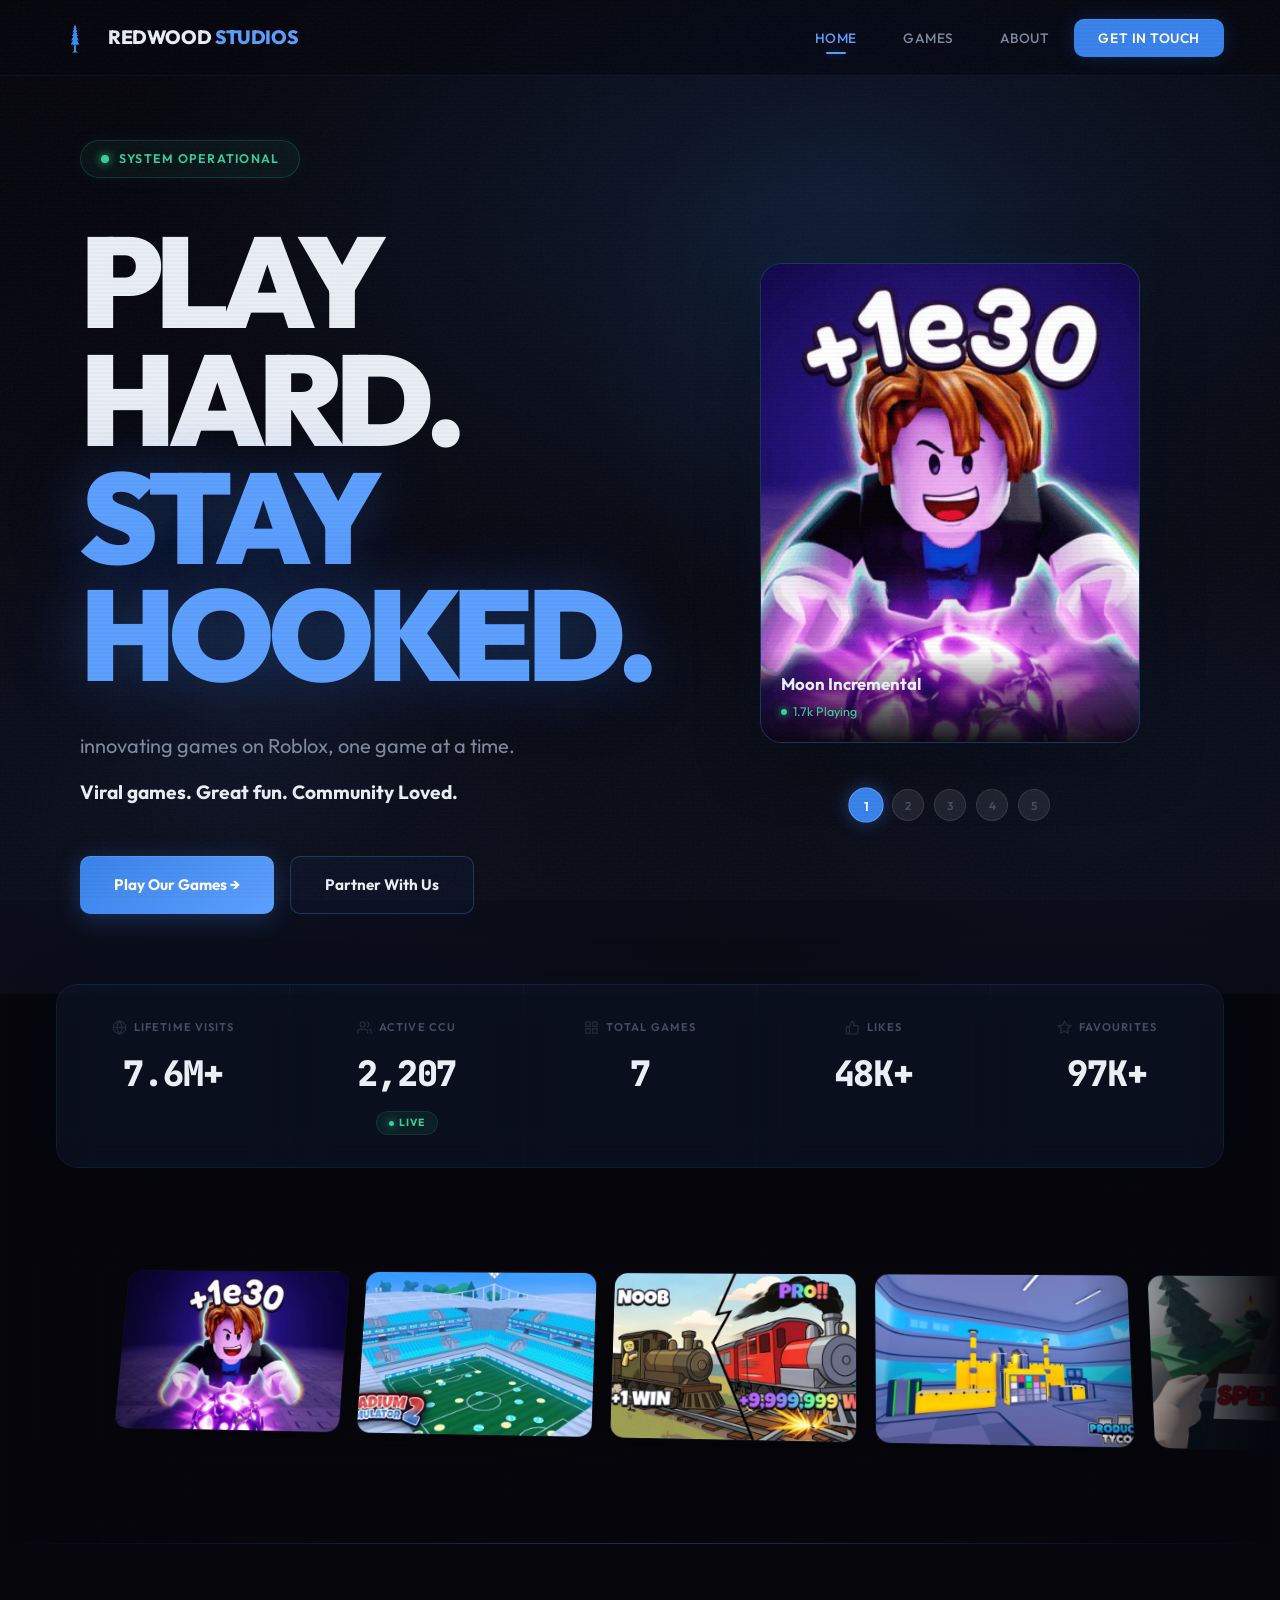
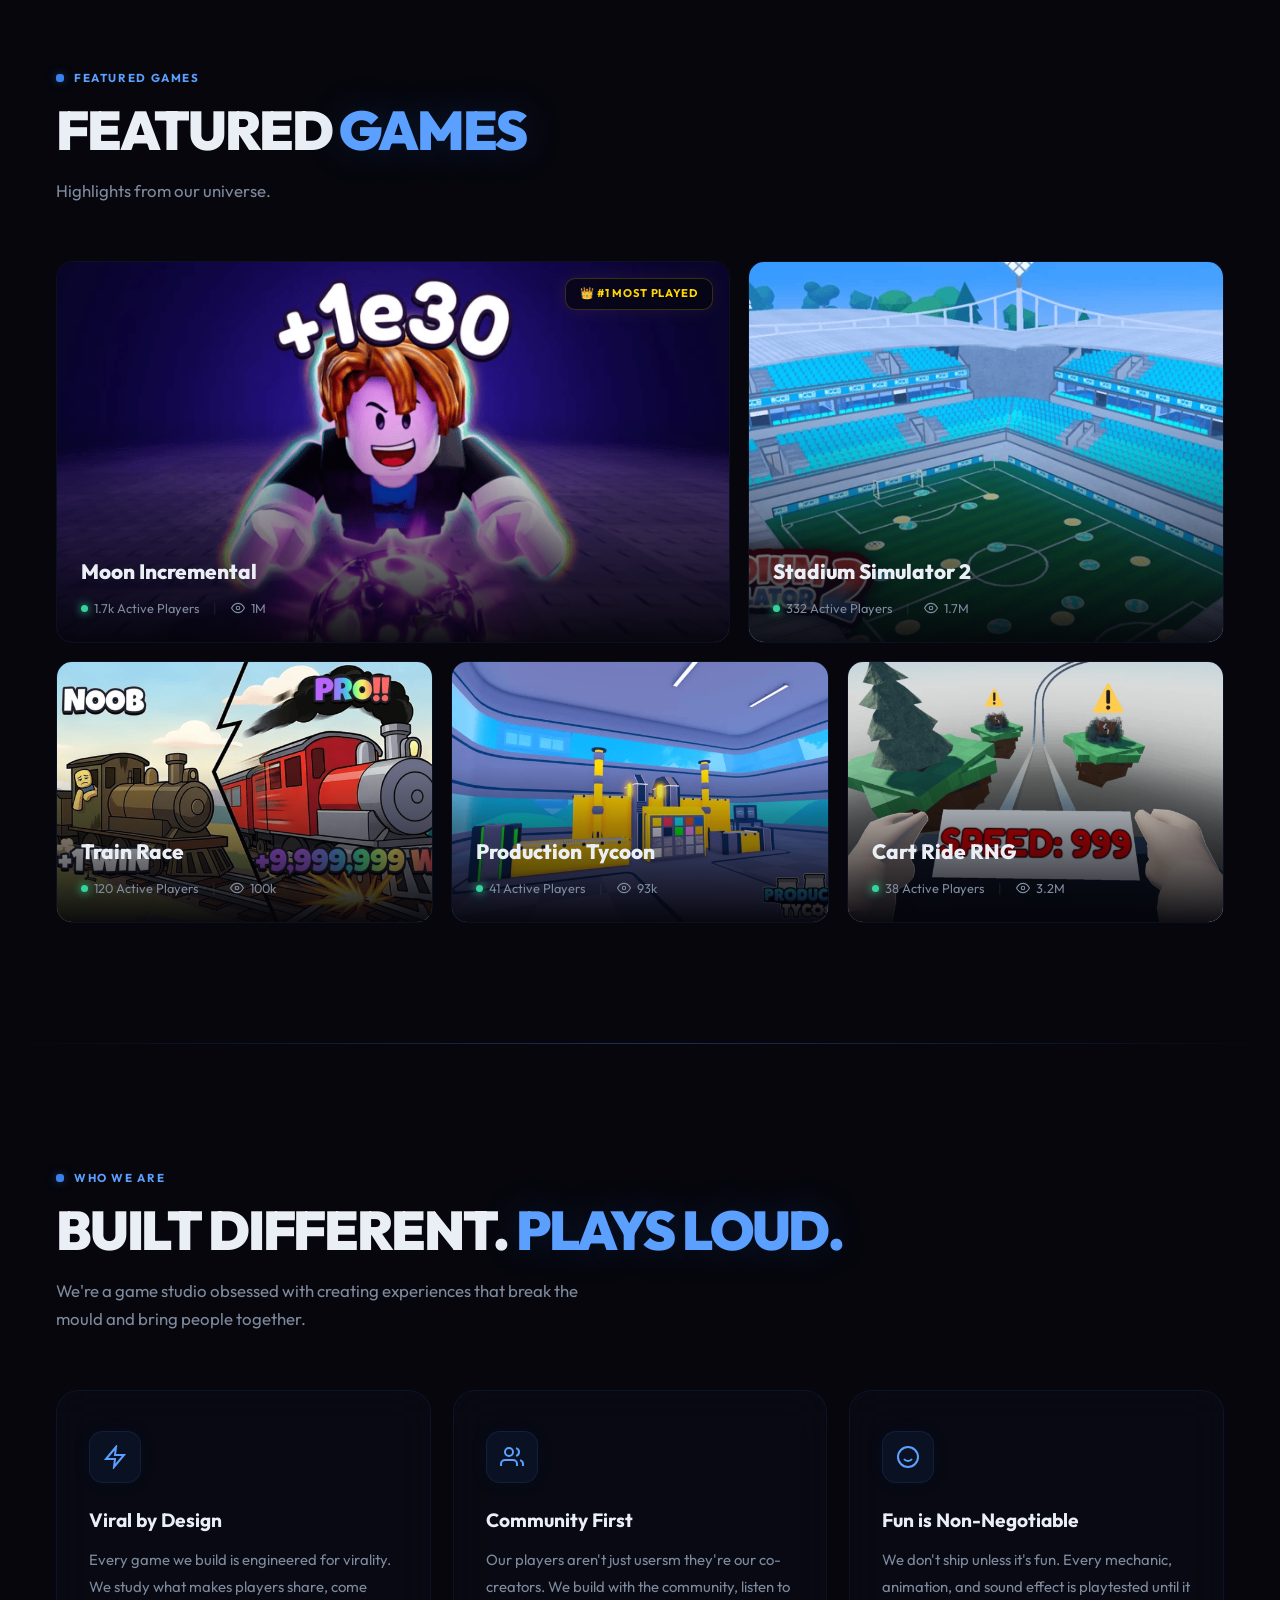
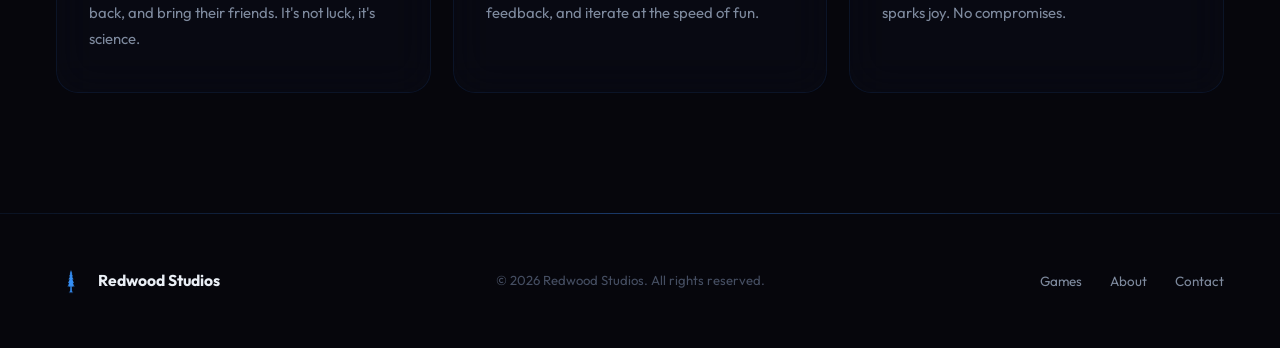
<file: index.html>
<!DOCTYPE html>
<html lang="en">
<head>
  <meta charset="UTF-8">
  <meta name="viewport" content="width=device-width, initial-scale=1.0">
  <title>Redwood Studios</title>
  <link rel="icon" href="icon.png" type="image/png">
  <link rel="stylesheet" href="styles.css">
</head>
<body>
  <div class="grid-texture"></div>

  <!-- Navigation -->
  <nav class="nav">
    <a href="index.html" class="nav-brand">
      <img src="logo.png" alt="Redwood Studios">
      <span>REDWOOD <span class="brand-highlight">STUDIOS</span></span>
    </a>
    <ul class="nav-links">
      <li><a href="index.html" class="active">Home</a></li>
      <li><a href="games.html">Games</a></li>
      <li><a href="about.html">About</a></li>
      <li><a href="contact.html" class="nav-cta">Get in Touch</a></li>
    </ul>
    <button class="mobile-toggle" aria-label="Menu">
      <span></span><span></span><span></span>
    </button>
  </nav>

  <!-- Hero -->
  <section class="hero">
    <div class="hero-bg"></div>
    <div class="hero-inner">
      <div class="hero-content">
        <div class="hero-badge">System Operational</div>
        <h1>PLAY HARD.<br><span class="highlight">STAY HOOKED.</span></h1>
        <p class="hero-subtitle">innovating games on Roblox, one game at a time.</p>
        <p class="hero-tagline">Viral games. Great fun. Community Loved.</p>
        <div class="hero-buttons">
          <a href="games.html" class="btn-primary">Play Our Games &rarr;</a>
          <a href="contact.html" class="btn-outline">Partner With Us</a>
        </div>
      </div>

      <!-- 3D Card Carousel -->
      <div class="hero-carousel" aria-label="Featured games showcase">
        <div class="carousel-stage">
          <div class="carousel-card active" data-index="0">
            <img src="thumb1.png" alt="Game 1">
            <div class="carousel-card-info">
              <div class="carousel-card-name">Moon Incremental</div>
              <div class="carousel-card-sub">1.7k Playing</div>
            </div>
          </div>
          <div class="carousel-card" data-index="1">
            <img src="thumb2.png" alt="Game 2">
            <div class="carousel-card-info">
              <div class="carousel-card-name">Stadium Simulator 2</div>
              <div class="carousel-card-sub">332 Playing</div>
            </div>
          </div>
          <div class="carousel-card" data-index="2">
            <img src="thumb3.png" alt="Game 3">
            <div class="carousel-card-info">
              <div class="carousel-card-name">Train Race</div>
              <div class="carousel-card-sub">120 Playing</div>
            </div>
          </div>
          <div class="carousel-card" data-index="3">
            <img src="thumb4.png" alt="Game 4">
            <div class="carousel-card-info">
              <div class="carousel-card-name">Production Tycoon</div>
              <div class="carousel-card-sub">41 Playing</div>
            </div>
          </div>
          <div class="carousel-card" data-index="4">
            <img src="thumb5.png" alt="Game 5">
            <div class="carousel-card-info">
              <div class="carousel-card-name">Cart Ride RNG</div>
              <div class="carousel-card-sub">31 Playing</div>
            </div>
          </div>
        </div>
        <div class="carousel-dots">
          <button class="carousel-dot active" data-goto="0"></button>
          <button class="carousel-dot" data-goto="1"></button>
          <button class="carousel-dot" data-goto="2"></button>
          <button class="carousel-dot" data-goto="3"></button>
          <button class="carousel-dot" data-goto="4"></button>
        </div>
      </div>
    </div>
  </section>

  <!-- Stats Bar -->
  <div class="stats-bar">
    <div class="stats-container">
      <div class="stat-item">
        <div class="stat-icon">
          <svg fill="none" stroke="currentColor" stroke-width="2" viewBox="0 0 24 24"><circle cx="12" cy="12" r="10"/><line x1="2" y1="12" x2="22" y2="12"/><path d="M12 2a15.3 15.3 0 0 1 4 10 15.3 15.3 0 0 1-4 10 15.3 15.3 0 0 1-4-10 15.3 15.3 0 0 1 4-10z"/></svg>
          Lifetime Visits
        </div>
        <div class="stat-value"><span class="counter" data-target="7.8" data-suffix="M+" data-decimals="1">0</span></div>
      </div>
      <div class="stat-item">
        <div class="stat-icon">
          <svg fill="none" stroke="currentColor" stroke-width="2" viewBox="0 0 24 24"><path d="M17 21v-2a4 4 0 0 0-4-4H5a4 4 0 0 0-4 4v2"/><circle cx="9" cy="7" r="4"/><path d="M23 21v-2a4 4 0 0 0-3-3.87"/><path d="M16 3.13a4 4 0 0 1 0 7.75"/></svg>
          Active CCU
        </div>
        <div class="stat-value"><span class="counter" data-target="2256">0</span></div>
        <div class="stat-live">Live</div>
      </div>
      <div class="stat-item">
        <div class="stat-icon">
          <svg fill="none" stroke="currentColor" stroke-width="2" viewBox="0 0 24 24"><rect x="3" y="3" width="7" height="7"/><rect x="14" y="3" width="7" height="7"/><rect x="14" y="14" width="7" height="7"/><rect x="3" y="14" width="7" height="7"/></svg>
          Total Games
        </div>
        <div class="stat-value"><span class="counter" data-target="8">0</span></div>
      </div>
      <div class="stat-item">
        <div class="stat-icon">
          <svg fill="none" stroke="currentColor" stroke-width="2" viewBox="0 0 24 24"><path d="M14 9V5a3 3 0 0 0-3-3l-4 9v11h11.28a2 2 0 0 0 2-1.7l1.38-9a2 2 0 0 0-2-2.3H14z"/><path d="M7 22H4a2 2 0 0 1-2-2v-7a2 2 0 0 1 2-2h3"/></svg>
          Likes
        </div>
        <div class="stat-value"><span class="counter" data-target="50" data-suffix="K+">0</span></div>
      </div>
      <div class="stat-item">
        <div class="stat-icon">
          <svg fill="none" stroke="currentColor" stroke-width="2" viewBox="0 0 24 24"><polygon points="12 2 15.09 8.26 22 9.27 17 14.14 18.18 21.02 12 17.77 5.82 21.02 7 14.14 2 9.27 8.91 8.26 12 2"/></svg>
          Favourites
        </div>
        <div class="stat-value"><span class="counter" data-target="100" data-suffix="K+">0</span></div>
      </div>
    </div>
  </div>

  <!-- 3D Marquee Showcase -->
  <section class="marquee-section">
    <div class="marquee-fade-left"></div>
    <div class="marquee-fade-right"></div>
    <div class="marquee-wrapper">
      <!-- Row 1 -->
      <div class="marquee-track">
        <div class="marquee-card"><img src="thumb1.png" alt="Game 1"><div class="m-overlay"><div class="m-name">Game Title 1</div><div class="m-stats"><span class="active-dot"></span> 211.5K Playing</div></div></div>
        <div class="marquee-card"><img src="thumb2.png" alt="Game 2"><div class="m-overlay"><div class="m-name">Game Title 2</div><div class="m-stats"><span class="active-dot"></span> 10.4K Playing</div></div></div>
        <div class="marquee-card"><img src="thumb3.png" alt="Game 3"><div class="m-overlay"><div class="m-name">Game Title 3</div><div class="m-stats"><span class="active-dot"></span> 3.7K Playing</div></div></div>
        <div class="marquee-card"><img src="thumb4.png" alt="Game 4"><div class="m-overlay"><div class="m-name">Game Title 4</div><div class="m-stats"><span class="active-dot"></span> 2.8K Playing</div></div></div>
        <div class="marquee-card"><img src="thumb5.png" alt="Game 5"><div class="m-overlay"><div class="m-name">Game Title 5</div><div class="m-stats"><span class="active-dot"></span> 2.4K Playing</div></div></div>
        <div class="marquee-card"><img src="thumb6.png" alt="Game 6"><div class="m-overlay"><div class="m-name">Game Title 6</div><div class="m-stats"><span class="active-dot"></span> 2.1K Playing</div></div></div>
        <div class="marquee-card"><img src="thumb7.png" alt="Game 7"><div class="m-overlay"><div class="m-name">Game Title 7</div><div class="m-stats"><span class="active-dot"></span> 1.2K Playing</div></div></div>
        <div class="marquee-card"><img src="thumb8.png" alt="Game 8"><div class="m-overlay"><div class="m-name">Game Title 8</div><div class="m-stats"><span class="active-dot"></span> 977 Playing</div></div></div>
        <!-- Duplicate for seamless loop -->
        <div class="marquee-card"><img src="thumb1.png" alt="Game 1"><div class="m-overlay"><div class="m-name">Game Title 1</div><div class="m-stats"><span class="active-dot"></span> 211.5K Playing</div></div></div>
        <div class="marquee-card"><img src="thumb2.png" alt="Game 2"><div class="m-overlay"><div class="m-name">Game Title 2</div><div class="m-stats"><span class="active-dot"></span> 10.4K Playing</div></div></div>
        <div class="marquee-card"><img src="thumb3.png" alt="Game 3"><div class="m-overlay"><div class="m-name">Game Title 3</div><div class="m-stats"><span class="active-dot"></span> 3.7K Playing</div></div></div>
        <div class="marquee-card"><img src="thumb4.png" alt="Game 4"><div class="m-overlay"><div class="m-name">Game Title 4</div><div class="m-stats"><span class="active-dot"></span> 2.8K Playing</div></div></div>
        <div class="marquee-card"><img src="thumb5.png" alt="Game 5"><div class="m-overlay"><div class="m-name">Game Title 5</div><div class="m-stats"><span class="active-dot"></span> 2.4K Playing</div></div></div>
        <div class="marquee-card"><img src="thumb6.png" alt="Game 6"><div class="m-overlay"><div class="m-name">Game Title 6</div><div class="m-stats"><span class="active-dot"></span> 2.1K Playing</div></div></div>
        <div class="marquee-card"><img src="thumb7.png" alt="Game 7"><div class="m-overlay"><div class="m-name">Game Title 7</div><div class="m-stats"><span class="active-dot"></span> 1.2K Playing</div></div></div>
        <div class="marquee-card"><img src="thumb8.png" alt="Game 8"><div class="m-overlay"><div class="m-name">Game Title 8</div><div class="m-stats"><span class="active-dot"></span> 977 Playing</div></div></div>
      </div>
    </div>
  </section>

  <div class="section-divider"></div>

  <!-- Featured Games -->
  <section class="section">
    <div class="reveal">
      <div class="section-label">Featured Games</div>
      <h2 class="section-title">FEATURED <span class="highlight">GAMES</span></h2>
      <p class="section-subtitle">Highlights from our universe.</p>
    </div>

    <div class="featured-grid reveal-stagger">
      <div class="game-card reveal">
        <img src="thumb1.png" alt="Game 1" class="game-thumb">
        <div class="game-badge">&#128081; #1 Most Played</div>
        <div class="game-overlay">
          <div class="game-name">Moon Incremental</div>
          <div class="game-stats">
            <span class="game-stat-item"><span class="active-dot"></span> 1.7k Active Players</span>
            <span class="sep">|</span>
            <span class="game-stat-item"><svg width="14" height="14" fill="none" stroke="currentColor" stroke-width="2" viewBox="0 0 24 24"><path d="M1 12s4-8 11-8 11 8 11 8-4 8-11 8-11-8-11-8z"/><circle cx="12" cy="12" r="3"/></svg> 1M</span>
          </div>
        </div>
      </div>
      <div class="game-card reveal">
        <img src="thumb2.png" alt="Game 2" class="game-thumb">
        <div class="game-overlay">
          <div class="game-name">Stadium Simulator 2</div>
          <div class="game-stats">
            <span class="game-stat-item"><span class="active-dot"></span> 332 Active Players</span>
            <span class="sep">|</span>
            <span class="game-stat-item"><svg width="14" height="14" fill="none" stroke="currentColor" stroke-width="2" viewBox="0 0 24 24"><path d="M1 12s4-8 11-8 11 8 11 8-4 8-11 8-11-8-11-8z"/><circle cx="12" cy="12" r="3"/></svg> 1.7M</span>
          </div>
        </div>
      </div>
      <div class="game-card reveal">
        <img src="thumb3.png" alt="Game 3" class="game-thumb">
        <div class="game-overlay">
          <div class="game-name">Train Race</div>
          <div class="game-stats">
            <span class="game-stat-item"><span class="active-dot"></span> 120 Active Players</span>
            <span class="sep">|</span>
            <span class="game-stat-item"><svg width="14" height="14" fill="none" stroke="currentColor" stroke-width="2" viewBox="0 0 24 24"><path d="M1 12s4-8 11-8 11 8 11 8-4 8-11 8-11-8-11-8z"/><circle cx="12" cy="12" r="3"/></svg> 100k</span>
          </div>
        </div>
      </div>
      <div class="game-card reveal">
        <img src="thumb4.png" alt="Game 4" class="game-thumb">
        <div class="game-overlay">
          <div class="game-name">Production Tycoon</div>
          <div class="game-stats">
            <span class="game-stat-item"><span class="active-dot"></span> 41 Active Players</span>
            <span class="sep">|</span>
            <span class="game-stat-item"><svg width="14" height="14" fill="none" stroke="currentColor" stroke-width="2" viewBox="0 0 24 24"><path d="M1 12s4-8 11-8 11 8 11 8-4 8-11 8-11-8-11-8z"/><circle cx="12" cy="12" r="3"/></svg> 93k</span>
          </div>
        </div>
      </div>
      <div class="game-card reveal">
        <img src="thumb5.png" alt="Game 5" class="game-thumb">
        <div class="game-overlay">
          <div class="game-name">Cart Ride RNG</div>
          <div class="game-stats">
            <span class="game-stat-item"><span class="active-dot"></span> 38 Active Players</span>
            <span class="sep">|</span>
            <span class="game-stat-item"><svg width="14" height="14" fill="none" stroke="currentColor" stroke-width="2" viewBox="0 0 24 24"><path d="M1 12s4-8 11-8 11 8 11 8-4 8-11 8-11-8-11-8z"/><circle cx="12" cy="12" r="3"/></svg> 3.2M</span>
          </div>
        </div>
      </div>
    </div>
  </section>

  <div class="section-divider"></div>

  <!-- Who We Are -->
  <section class="section">
    <div class="reveal">
      <div class="section-label">Who We Are</div>
      <h2 class="section-title">BUILT DIFFERENT. <span class="highlight">PLAYS LOUD.</span></h2>
      <p class="section-subtitle">We're a game studio obsessed with creating experiences that break the mould and bring people together.</p>
    </div>

    <div class="about-cards reveal-stagger">
      <div class="glass-card reveal">
        <div class="card-icon">
          <svg width="24" height="24" fill="none" stroke="currentColor" stroke-width="2" viewBox="0 0 24 24"><polygon points="13 2 3 14 12 14 11 22 21 10 12 10 13 2"/></svg>
        </div>
        <h3>Viral by Design</h3>
        <p>Every game we build is engineered for virality. We study what makes players share, come back, and bring their friends. It's not luck, it's science.</p>
      </div>
      <div class="glass-card reveal">
        <div class="card-icon">
          <svg width="24" height="24" fill="none" stroke="currentColor" stroke-width="2" viewBox="0 0 24 24"><path d="M17 21v-2a4 4 0 0 0-4-4H5a4 4 0 0 0-4 4v2"/><circle cx="9" cy="7" r="4"/><path d="M23 21v-2a4 4 0 0 0-3-3.87"/><path d="M16 3.13a4 4 0 0 1 0 7.75"/></svg>
        </div>
        <h3>Community First</h3>
        <p>Our players aren't just usersm they're our co-creators. We build with the community, listen to feedback, and iterate at the speed of fun.</p>
      </div>
      <div class="glass-card reveal">
        <div class="card-icon">
          <svg width="24" height="24" fill="none" stroke="currentColor" stroke-width="2" viewBox="0 0 24 24"><circle cx="12" cy="12" r="10"/><path d="M8 14s1.5 2 4 2 4-2 4-2"/><line x1="9" y1="9" x2="9.01" y2="9"/><line x1="15" y1="9" x2="15.01" y2="9"/></svg>
        </div>
        <h3>Fun is Non-Negotiable</h3>
        <p>We don't ship unless it's fun. Every mechanic, animation, and sound effect is playtested until it sparks joy. No compromises.</p>
      </div>
    </div>
  </section>

  <!-- Footer -->
  <footer class="footer">
    <div class="footer-brand">
      <img src="logo.png" alt="Redwood Studios">
      <span>Redwood Studios</span>
    </div>
    <p class="footer-copy">&copy; 2026 Redwood Studios. All rights reserved.</p>
    <ul class="footer-links">
      <li><a href="games.html">Games</a></li>
      <li><a href="about.html">About</a></li>
      <li><a href="contact.html">Contact</a></li>
    </ul>
  </footer>

  <script src="script.js"></script>
</body>
</html>
</file>
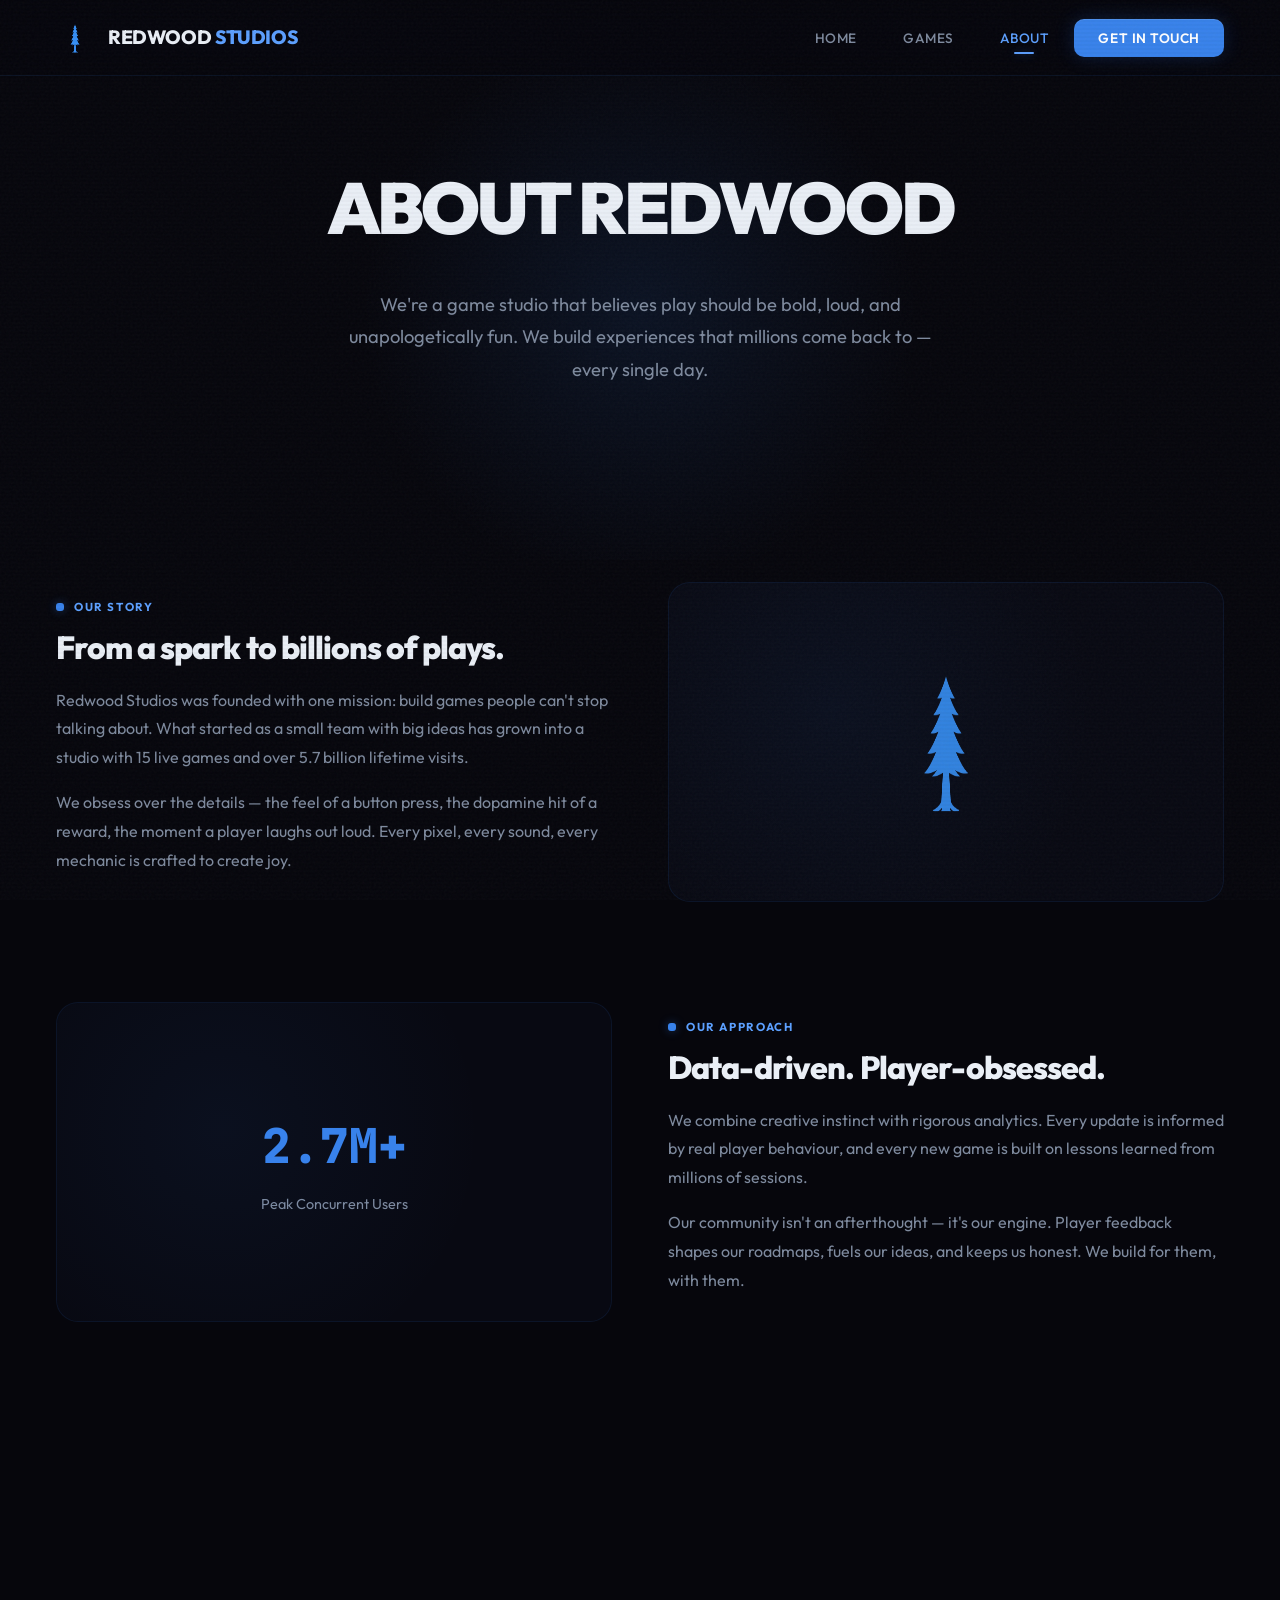
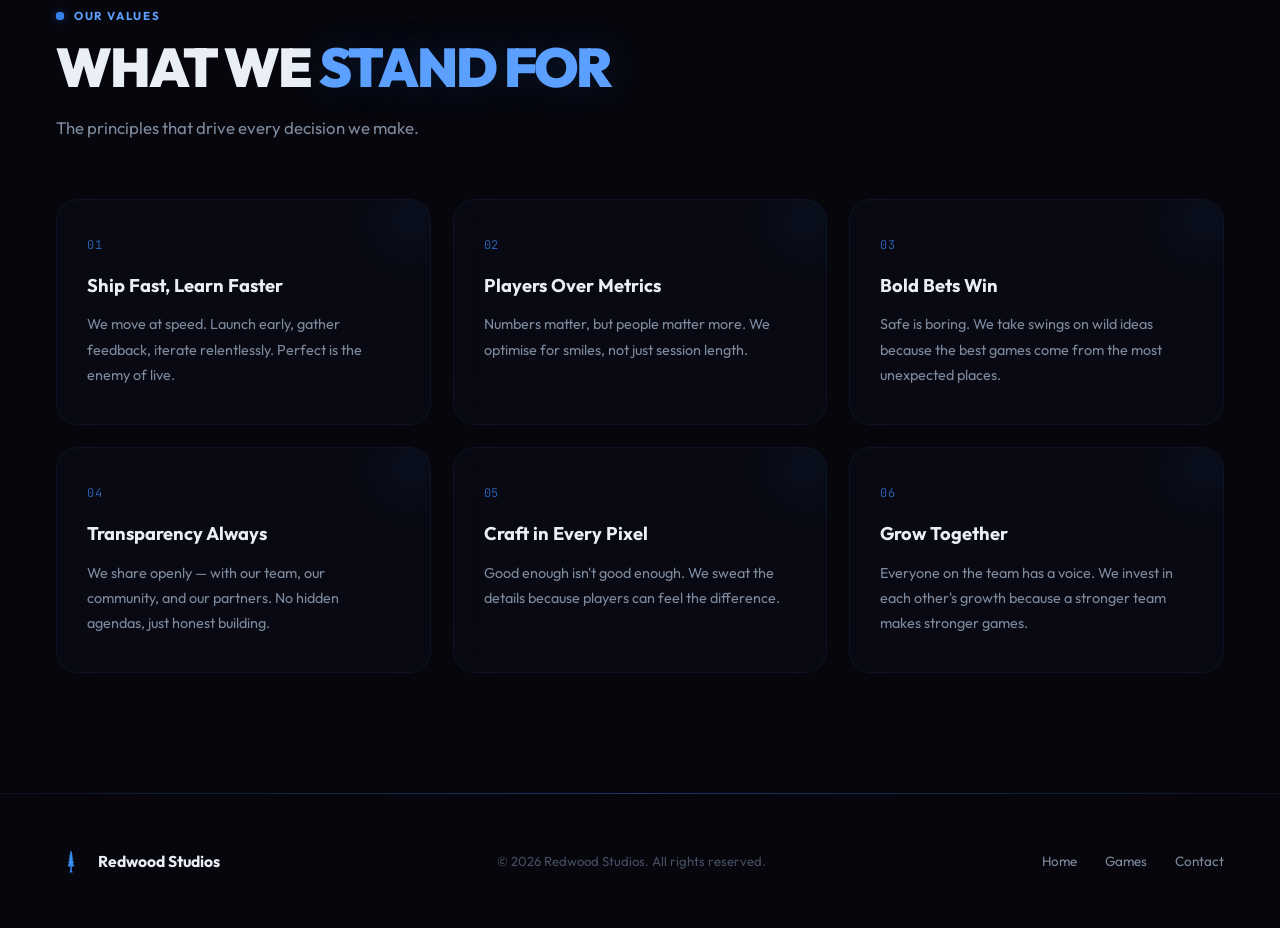
<file: about (11).html>
<!DOCTYPE html>
<html lang="en">
<head>
  <meta charset="UTF-8">
  <meta name="viewport" content="width=device-width, initial-scale=1.0">
  <title>About — Redwood Studios</title>
  <link rel="icon" href="logo.png" type="image/png">
  <link rel="stylesheet" href="styles.css">
</head>
<body>

  <!-- Navigation -->
  <nav class="nav">
    <a href="index.html" class="nav-brand">
      <img src="logo.png" alt="Redwood Studios">
      <span>REDWOOD <span class="brand-highlight">STUDIOS</span></span>
    </a>
    <ul class="nav-links">
      <li><a href="index.html">Home</a></li>
      <li><a href="games.html">Games</a></li>
      <li><a href="about.html" class="active">About</a></li>
      <li><a href="contact.html" class="nav-cta">Get in Touch</a></li>
    </ul>
    <button class="mobile-toggle" aria-label="Menu">
      <span></span><span></span><span></span>
    </button>
  </nav>

  <!-- About Hero -->
  <div class="about-hero">
    <h1 class="reveal">ABOUT <span class="highlight">REDWOOD</span></h1>
    <p class="reveal">We're a game studio that believes play should be bold, loud, and unapologetically fun. We build experiences that millions come back to — every single day.</p>
  </div>

  <!-- Our Story -->
  <section class="about-section">
    <div class="about-grid reveal">
      <div class="about-text">
        <div class="section-label">Our Story</div>
        <h2>From a spark to <span class="highlight">billions of plays.</span></h2>
        <p>Redwood Studios was founded with one mission: build games people can't stop talking about. What started as a small team with big ideas has grown into a studio with 15 live games and over 5.7 billion lifetime visits.</p>
        <p>We obsess over the details — the feel of a button press, the dopamine hit of a reward, the moment a player laughs out loud. Every pixel, every sound, every mechanic is crafted to create joy.</p>
      </div>
      <div class="about-visual">
        <img src="logo.png" alt="Redwood Studios Logo" style="width: 180px; height: 180px; opacity: 0.9;">
      </div>
    </div>

    <div class="about-grid reveal" style="direction: rtl;">
      <div class="about-text" style="direction: ltr;">
        <div class="section-label">Our Approach</div>
        <h2>Data-driven. <span class="highlight">Player-obsessed.</span></h2>
        <p>We combine creative instinct with rigorous analytics. Every update is informed by real player behaviour, and every new game is built on lessons learned from millions of sessions.</p>
        <p>Our community isn't an afterthought — it's our engine. Player feedback shapes our roadmaps, fuels our ideas, and keeps us honest. We build for them, with them.</p>
      </div>
      <div class="about-visual" style="direction: ltr;">
        <div style="text-align:center;">
          <div style="font-family: var(--font-mono); font-size: 3rem; font-weight: 800; color: var(--blue-primary); margin-bottom: 8px;">2.7M+</div>
          <div style="color: var(--text-secondary); font-size: 0.9rem;">Peak Concurrent Users</div>
        </div>
      </div>
    </div>
  </section>

  <!-- Values -->
  <section class="section">
    <div class="reveal">
      <div class="section-label">Our Values</div>
      <h2 class="section-title">WHAT WE <span class="highlight">STAND FOR</span></h2>
      <p class="section-subtitle">The principles that drive every decision we make.</p>
    </div>

    <div class="values-grid">
      <div class="value-card reveal">
        <div class="value-number">01</div>
        <h3>Ship Fast, Learn Faster</h3>
        <p>We move at speed. Launch early, gather feedback, iterate relentlessly. Perfect is the enemy of live.</p>
      </div>
      <div class="value-card reveal">
        <div class="value-number">02</div>
        <h3>Players Over Metrics</h3>
        <p>Numbers matter, but people matter more. We optimise for smiles, not just session length.</p>
      </div>
      <div class="value-card reveal">
        <div class="value-number">03</div>
        <h3>Bold Bets Win</h3>
        <p>Safe is boring. We take swings on wild ideas because the best games come from the most unexpected places.</p>
      </div>
      <div class="value-card reveal">
        <div class="value-number">04</div>
        <h3>Transparency Always</h3>
        <p>We share openly — with our team, our community, and our partners. No hidden agendas, just honest building.</p>
      </div>
      <div class="value-card reveal">
        <div class="value-number">05</div>
        <h3>Craft in Every Pixel</h3>
        <p>Good enough isn't good enough. We sweat the details because players can feel the difference.</p>
      </div>
      <div class="value-card reveal">
        <div class="value-number">06</div>
        <h3>Grow Together</h3>
        <p>Everyone on the team has a voice. We invest in each other's growth because a stronger team makes stronger games.</p>
      </div>
    </div>
  </section>

  <!-- Footer -->
  <footer class="footer">
    <div class="footer-brand">
      <img src="logo.png" alt="Redwood Studios">
      <span>Redwood Studios</span>
    </div>
    <p class="footer-copy">&copy; 2026 Redwood Studios. All rights reserved.</p>
    <ul class="footer-links">
      <li><a href="index.html">Home</a></li>
      <li><a href="games.html">Games</a></li>
      <li><a href="contact.html">Contact</a></li>
    </ul>
  </footer>

  <script src="script.js"></script>
</body>
</html>
</file>
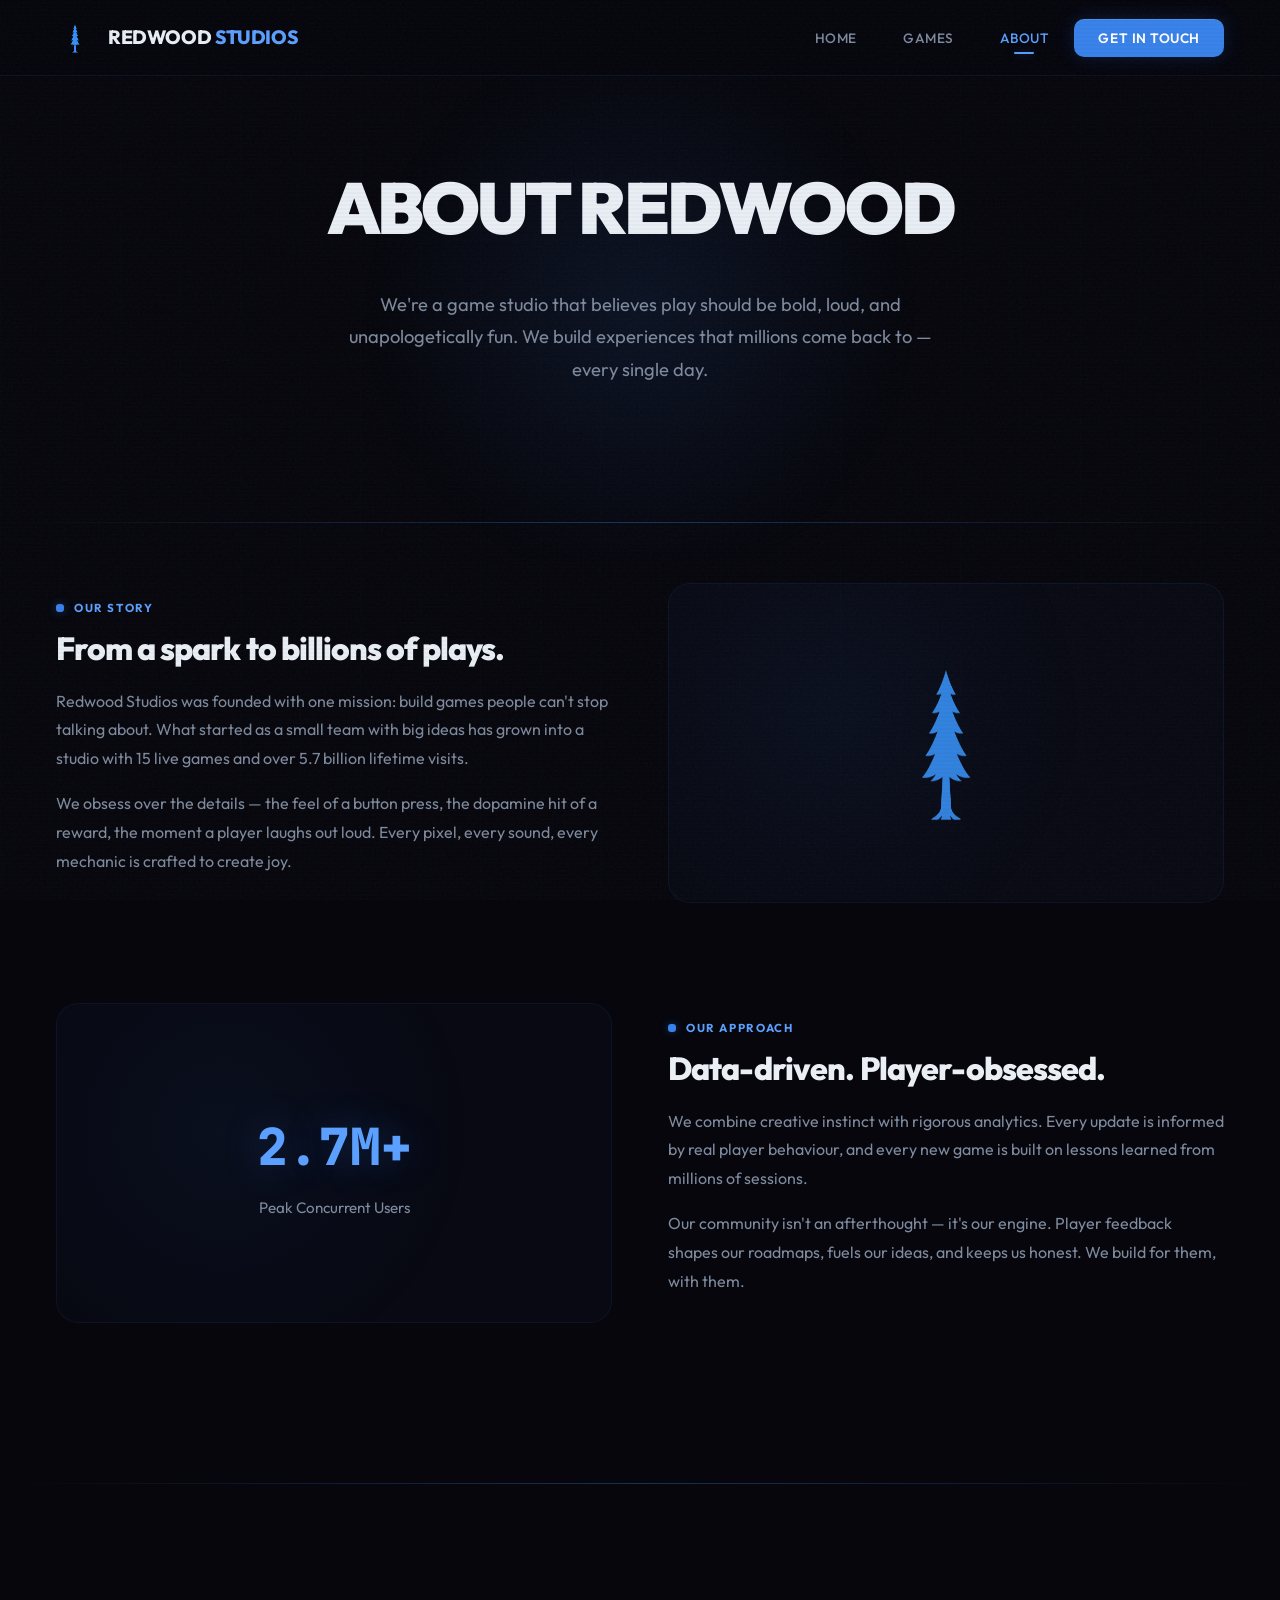
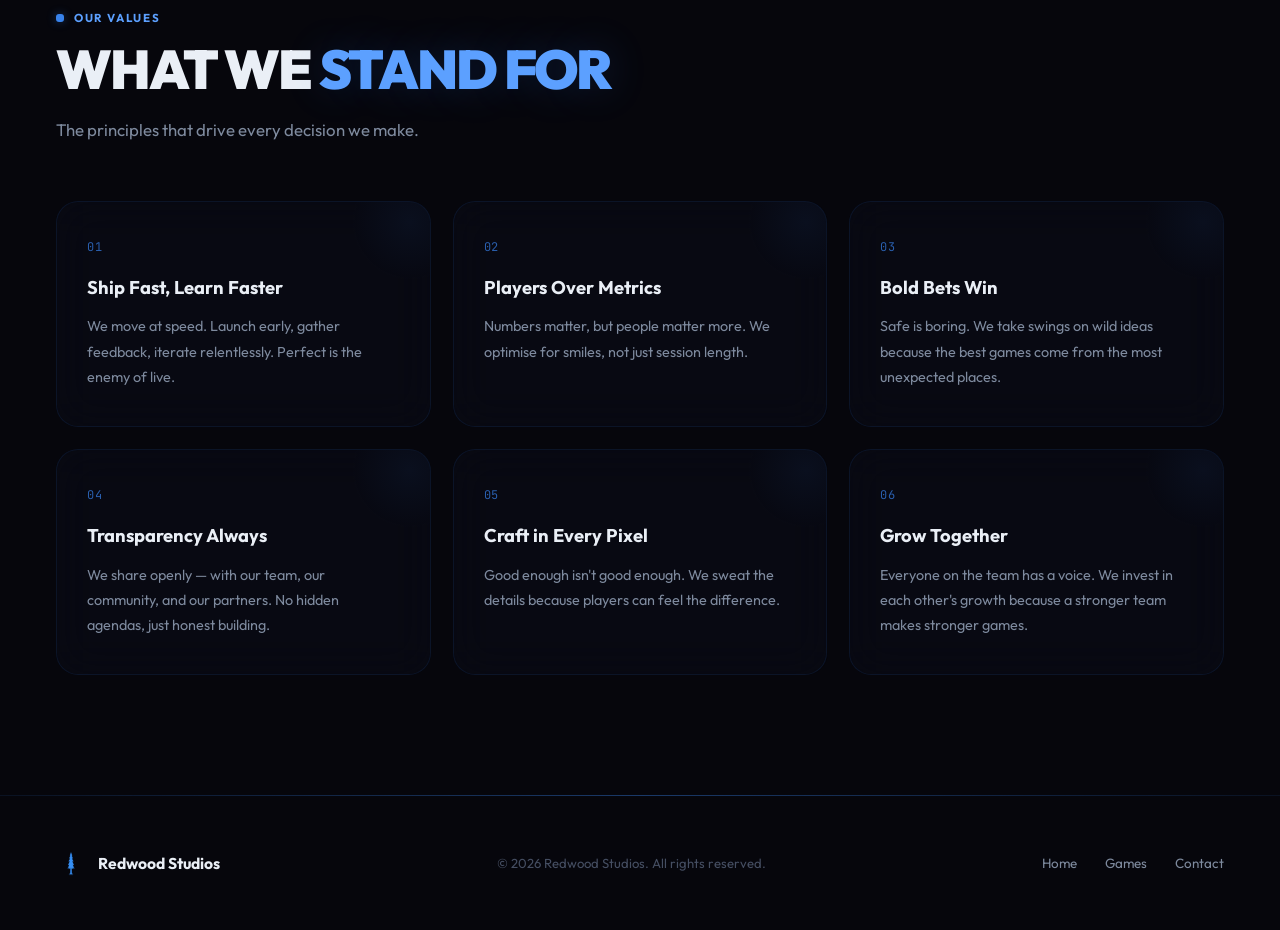
<file: about (12).html>
<!DOCTYPE html>
<html lang="en">
<head>
  <meta charset="UTF-8">
  <meta name="viewport" content="width=device-width, initial-scale=1.0">
  <title>About — Redwood Studios</title>
  <link rel="icon" href="logo.png" type="image/png">
  <link rel="stylesheet" href="styles.css">
</head>
<body>
  <div class="grid-texture"></div>

  <nav class="nav">
    <a href="index.html" class="nav-brand">
      <img src="logo.png" alt="Redwood Studios">
      <span>REDWOOD <span class="brand-highlight">STUDIOS</span></span>
    </a>
    <ul class="nav-links">
      <li><a href="index.html">Home</a></li>
      <li><a href="games.html">Games</a></li>
      <li><a href="about.html" class="active">About</a></li>
      <li><a href="contact.html" class="nav-cta">Get in Touch</a></li>
    </ul>
    <button class="mobile-toggle" aria-label="Menu"><span></span><span></span><span></span></button>
  </nav>

  <div class="about-hero">
    <h1 class="reveal">ABOUT <span class="highlight">REDWOOD</span></h1>
    <p class="reveal">We're a game studio that believes play should be bold, loud, and unapologetically fun. We build experiences that millions come back to — every single day.</p>
  </div>

  <div class="section-divider"></div>

  <section class="about-section">
    <div class="about-grid reveal">
      <div class="about-text">
        <div class="section-label">Our Story</div>
        <h2>From a spark to <span class="highlight">billions of plays.</span></h2>
        <p>Redwood Studios was founded with one mission: build games people can't stop talking about. What started as a small team with big ideas has grown into a studio with 15 live games and over 5.7 billion lifetime visits.</p>
        <p>We obsess over the details — the feel of a button press, the dopamine hit of a reward, the moment a player laughs out loud. Every pixel, every sound, every mechanic is crafted to create joy.</p>
      </div>
      <div class="about-visual">
        <img src="logo.png" alt="Redwood Studios Logo" style="width: 200px; height: 200px; opacity: 0.9; position: relative;">
      </div>
    </div>

    <div class="about-grid reveal" style="direction: rtl;">
      <div class="about-text" style="direction: ltr;">
        <div class="section-label">Our Approach</div>
        <h2>Data-driven. <span class="highlight">Player-obsessed.</span></h2>
        <p>We combine creative instinct with rigorous analytics. Every update is informed by real player behaviour, and every new game is built on lessons learned from millions of sessions.</p>
        <p>Our community isn't an afterthought — it's our engine. Player feedback shapes our roadmaps, fuels our ideas, and keeps us honest. We build for them, with them.</p>
      </div>
      <div class="about-visual" style="direction: ltr;">
        <div style="text-align:center; position: relative;">
          <div style="font-family: var(--font-mono); font-size: 3.2rem; font-weight: 800; color: var(--blue-bright); margin-bottom: 8px; text-shadow: 0 0 40px rgba(56,130,235,0.3);">2.7M+</div>
          <div style="color: var(--text-secondary); font-size: 0.95rem;">Peak Concurrent Users</div>
        </div>
      </div>
    </div>
  </section>

  <div class="section-divider"></div>

  <section class="section">
    <div class="reveal">
      <div class="section-label">Our Values</div>
      <h2 class="section-title">WHAT WE <span class="highlight">STAND FOR</span></h2>
      <p class="section-subtitle">The principles that drive every decision we make.</p>
    </div>

    <div class="values-grid reveal-stagger">
      <div class="value-card reveal">
        <div class="value-number">01</div>
        <h3>Ship Fast, Learn Faster</h3>
        <p>We move at speed. Launch early, gather feedback, iterate relentlessly. Perfect is the enemy of live.</p>
      </div>
      <div class="value-card reveal">
        <div class="value-number">02</div>
        <h3>Players Over Metrics</h3>
        <p>Numbers matter, but people matter more. We optimise for smiles, not just session length.</p>
      </div>
      <div class="value-card reveal">
        <div class="value-number">03</div>
        <h3>Bold Bets Win</h3>
        <p>Safe is boring. We take swings on wild ideas because the best games come from the most unexpected places.</p>
      </div>
      <div class="value-card reveal">
        <div class="value-number">04</div>
        <h3>Transparency Always</h3>
        <p>We share openly — with our team, our community, and our partners. No hidden agendas, just honest building.</p>
      </div>
      <div class="value-card reveal">
        <div class="value-number">05</div>
        <h3>Craft in Every Pixel</h3>
        <p>Good enough isn't good enough. We sweat the details because players can feel the difference.</p>
      </div>
      <div class="value-card reveal">
        <div class="value-number">06</div>
        <h3>Grow Together</h3>
        <p>Everyone on the team has a voice. We invest in each other's growth because a stronger team makes stronger games.</p>
      </div>
    </div>
  </section>

  <footer class="footer">
    <div class="footer-brand"><img src="logo.png" alt="Redwood Studios"><span>Redwood Studios</span></div>
    <p class="footer-copy">&copy; 2026 Redwood Studios. All rights reserved.</p>
    <ul class="footer-links"><li><a href="index.html">Home</a></li><li><a href="games.html">Games</a></li><li><a href="contact.html">Contact</a></li></ul>
  </footer>

  <script src="script.js"></script>
</body>
</html>
</file>
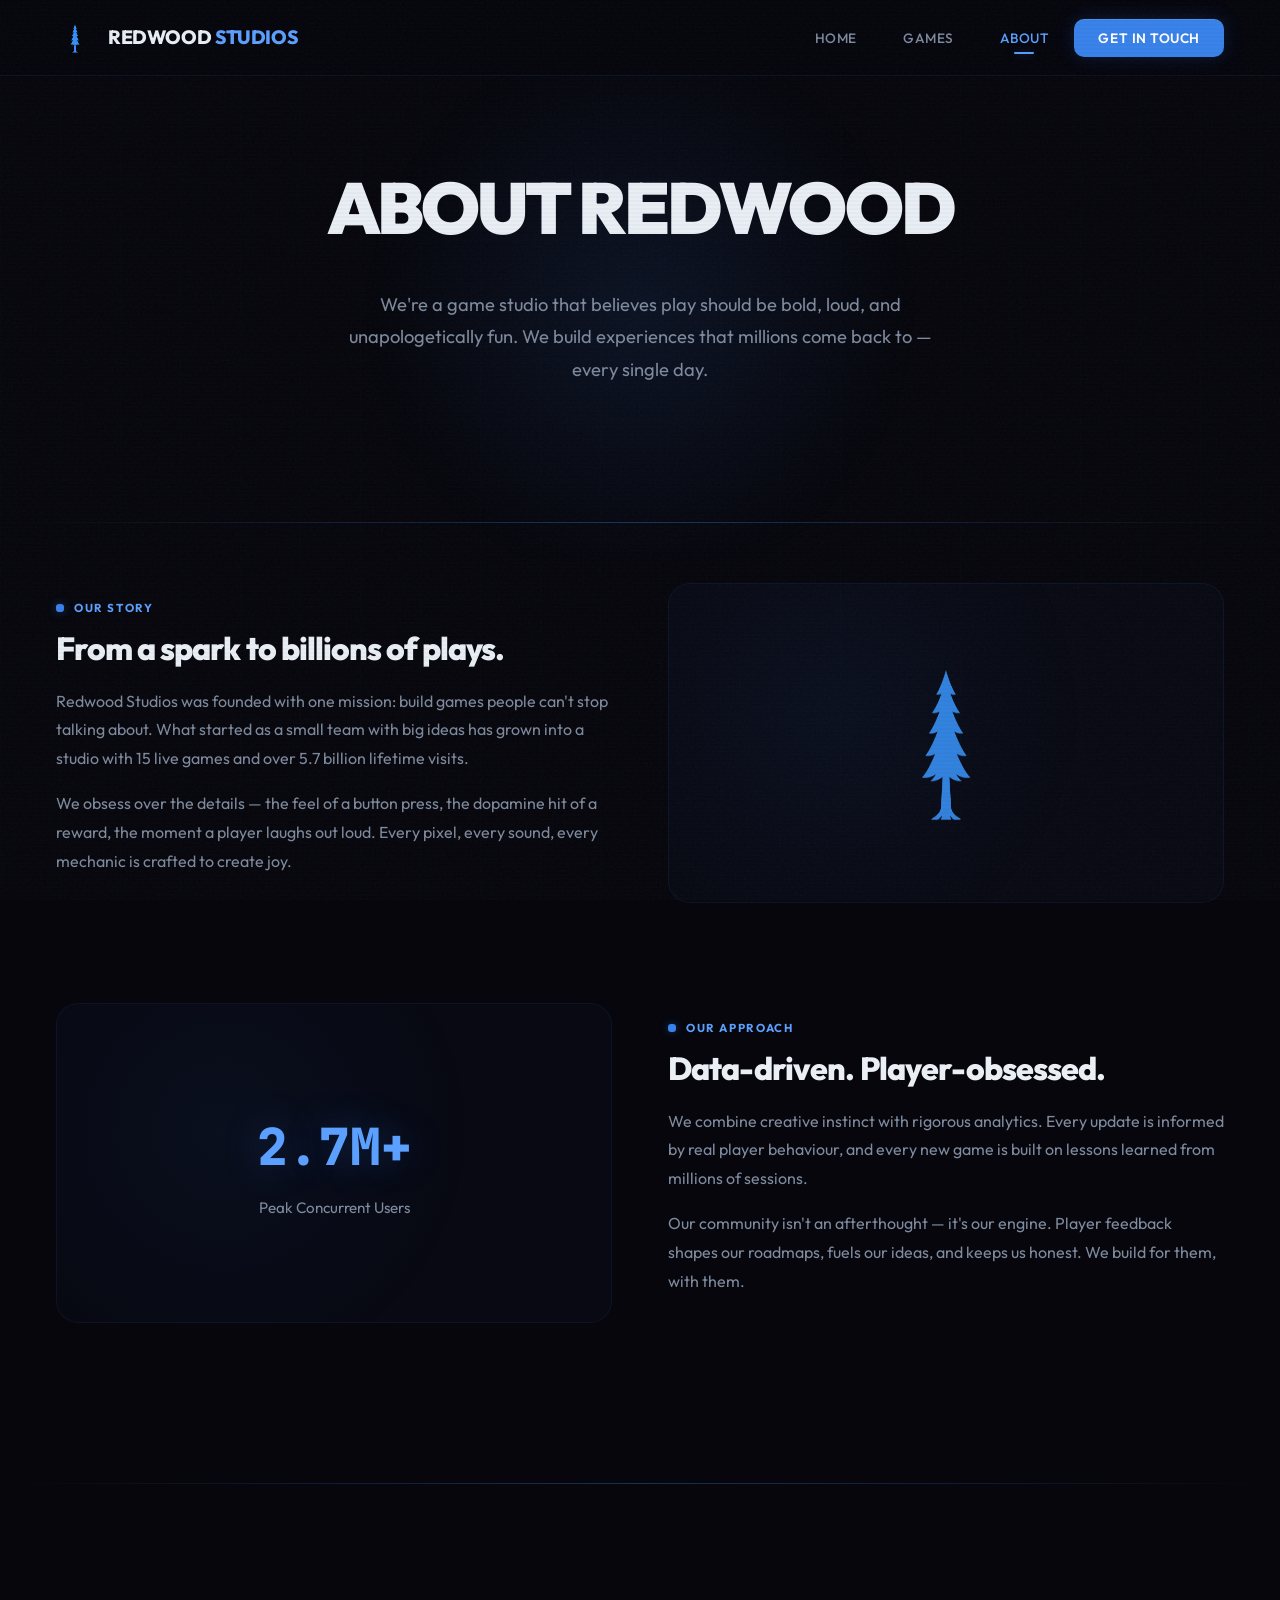
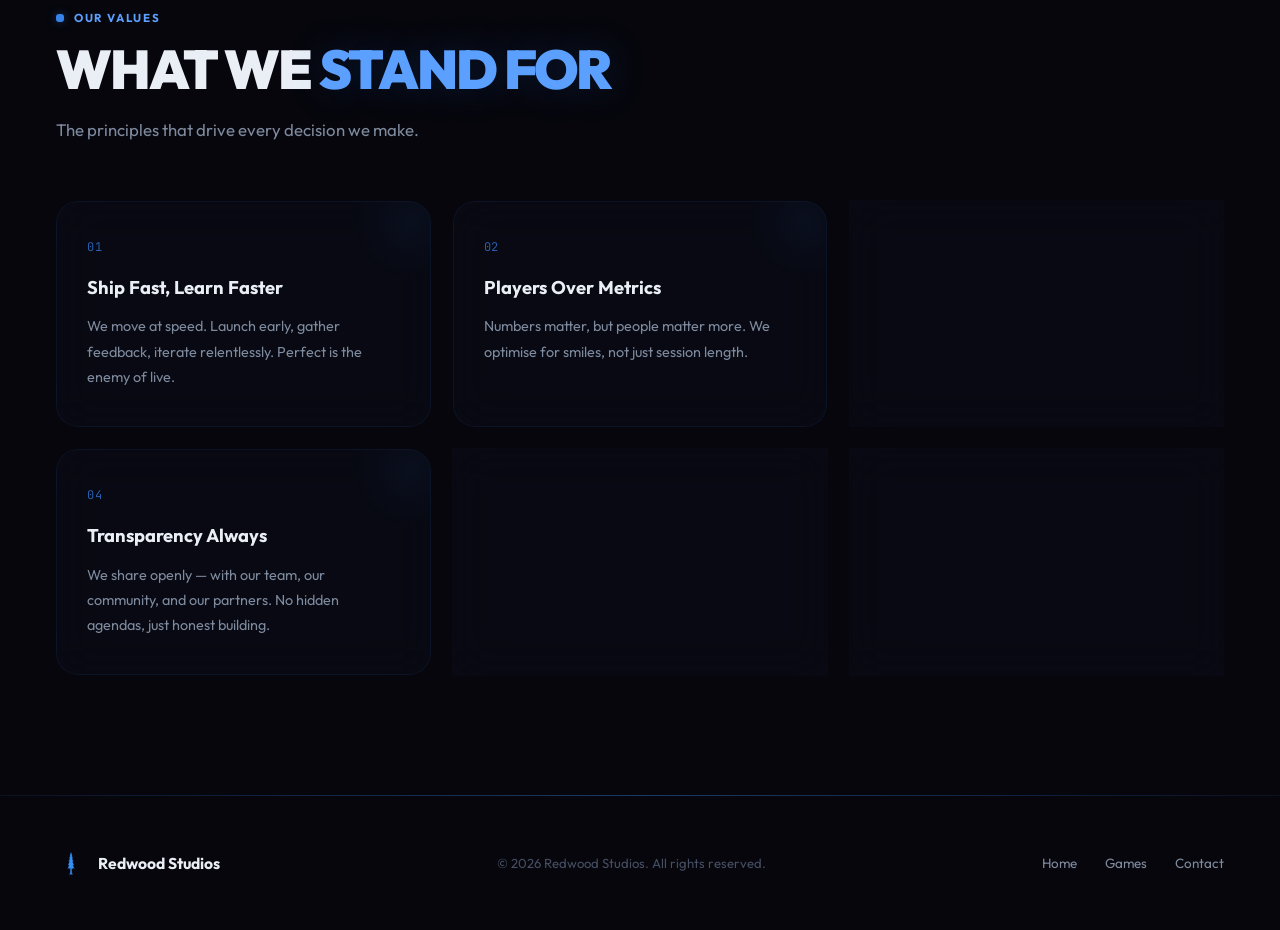
<file: about (13).html>
<!DOCTYPE html>
<html lang="en">
<head>
  <meta charset="UTF-8">
  <meta name="viewport" content="width=device-width, initial-scale=1.0">
  <title>About — Redwood Studios</title>
  <link rel="icon" href="icon.png" type="image/png">
  <link rel="stylesheet" href="styles.css">
</head>
<body>
  <div class="grid-texture"></div>

  <nav class="nav">
    <a href="index.html" class="nav-brand">
      <img src="logo.png" alt="Redwood Studios">
      <span>REDWOOD <span class="brand-highlight">STUDIOS</span></span>
    </a>
    <ul class="nav-links">
      <li><a href="index.html">Home</a></li>
      <li><a href="games.html">Games</a></li>
      <li><a href="about.html" class="active">About</a></li>
      <li><a href="contact.html" class="nav-cta">Get in Touch</a></li>
    </ul>
    <button class="mobile-toggle" aria-label="Menu"><span></span><span></span><span></span></button>
  </nav>

  <div class="about-hero">
    <h1 class="reveal">ABOUT <span class="highlight">REDWOOD</span></h1>
    <p class="reveal">We're a game studio that believes play should be bold, loud, and unapologetically fun. We build experiences that millions come back to — every single day.</p>
  </div>

  <div class="section-divider"></div>

  <section class="about-section">
    <div class="about-grid reveal">
      <div class="about-text">
        <div class="section-label">Our Story</div>
        <h2>From a spark to <span class="highlight">billions of plays.</span></h2>
        <p>Redwood Studios was founded with one mission: build games people can't stop talking about. What started as a small team with big ideas has grown into a studio with 15 live games and over 5.7 billion lifetime visits.</p>
        <p>We obsess over the details — the feel of a button press, the dopamine hit of a reward, the moment a player laughs out loud. Every pixel, every sound, every mechanic is crafted to create joy.</p>
      </div>
      <div class="about-visual">
        <img src="logo.png" alt="Redwood Studios Logo" style="width: 200px; height: 200px; opacity: 0.9; position: relative;">
      </div>
    </div>

    <div class="about-grid reveal" style="direction: rtl;">
      <div class="about-text" style="direction: ltr;">
        <div class="section-label">Our Approach</div>
        <h2>Data-driven. <span class="highlight">Player-obsessed.</span></h2>
        <p>We combine creative instinct with rigorous analytics. Every update is informed by real player behaviour, and every new game is built on lessons learned from millions of sessions.</p>
        <p>Our community isn't an afterthought — it's our engine. Player feedback shapes our roadmaps, fuels our ideas, and keeps us honest. We build for them, with them.</p>
      </div>
      <div class="about-visual" style="direction: ltr;">
        <div style="text-align:center; position: relative;">
          <div style="font-family: var(--font-mono); font-size: 3.2rem; font-weight: 800; color: var(--blue-bright); margin-bottom: 8px; text-shadow: 0 0 40px rgba(56,130,235,0.3);">2.7M+</div>
          <div style="color: var(--text-secondary); font-size: 0.95rem;">Peak Concurrent Users</div>
        </div>
      </div>
    </div>
  </section>

  <div class="section-divider"></div>

  <section class="section">
    <div class="reveal">
      <div class="section-label">Our Values</div>
      <h2 class="section-title">WHAT WE <span class="highlight">STAND FOR</span></h2>
      <p class="section-subtitle">The principles that drive every decision we make.</p>
    </div>

    <div class="values-grid reveal-stagger">
      <div class="value-card reveal">
        <div class="value-number">01</div>
        <h3>Ship Fast, Learn Faster</h3>
        <p>We move at speed. Launch early, gather feedback, iterate relentlessly. Perfect is the enemy of live.</p>
      </div>
      <div class="value-card reveal">
        <div class="value-number">02</div>
        <h3>Players Over Metrics</h3>
        <p>Numbers matter, but people matter more. We optimise for smiles, not just session length.</p>
      </div>
      <div class="value-card reveal">
        <div class="value-number">03</div>
        <h3>Bold Bets Win</h3>
        <p>Safe is boring. We take swings on wild ideas because the best games come from the most unexpected places.</p>
      </div>
      <div class="value-card reveal">
        <div class="value-number">04</div>
        <h3>Transparency Always</h3>
        <p>We share openly — with our team, our community, and our partners. No hidden agendas, just honest building.</p>
      </div>
      <div class="value-card reveal">
        <div class="value-number">05</div>
        <h3>Craft in Every Pixel</h3>
        <p>Good enough isn't good enough. We sweat the details because players can feel the difference.</p>
      </div>
      <div class="value-card reveal">
        <div class="value-number">06</div>
        <h3>Grow Together</h3>
        <p>Everyone on the team has a voice. We invest in each other's growth because a stronger team makes stronger games.</p>
      </div>
    </div>
  </section>

  <footer class="footer">
    <div class="footer-brand"><img src="logo.png" alt="Redwood Studios"><span>Redwood Studios</span></div>
    <p class="footer-copy">&copy; 2026 Redwood Studios. All rights reserved.</p>
    <ul class="footer-links"><li><a href="index.html">Home</a></li><li><a href="games.html">Games</a></li><li><a href="contact.html">Contact</a></li></ul>
  </footer>

  <script src="script.js"></script>
</body>
</html>
</file>
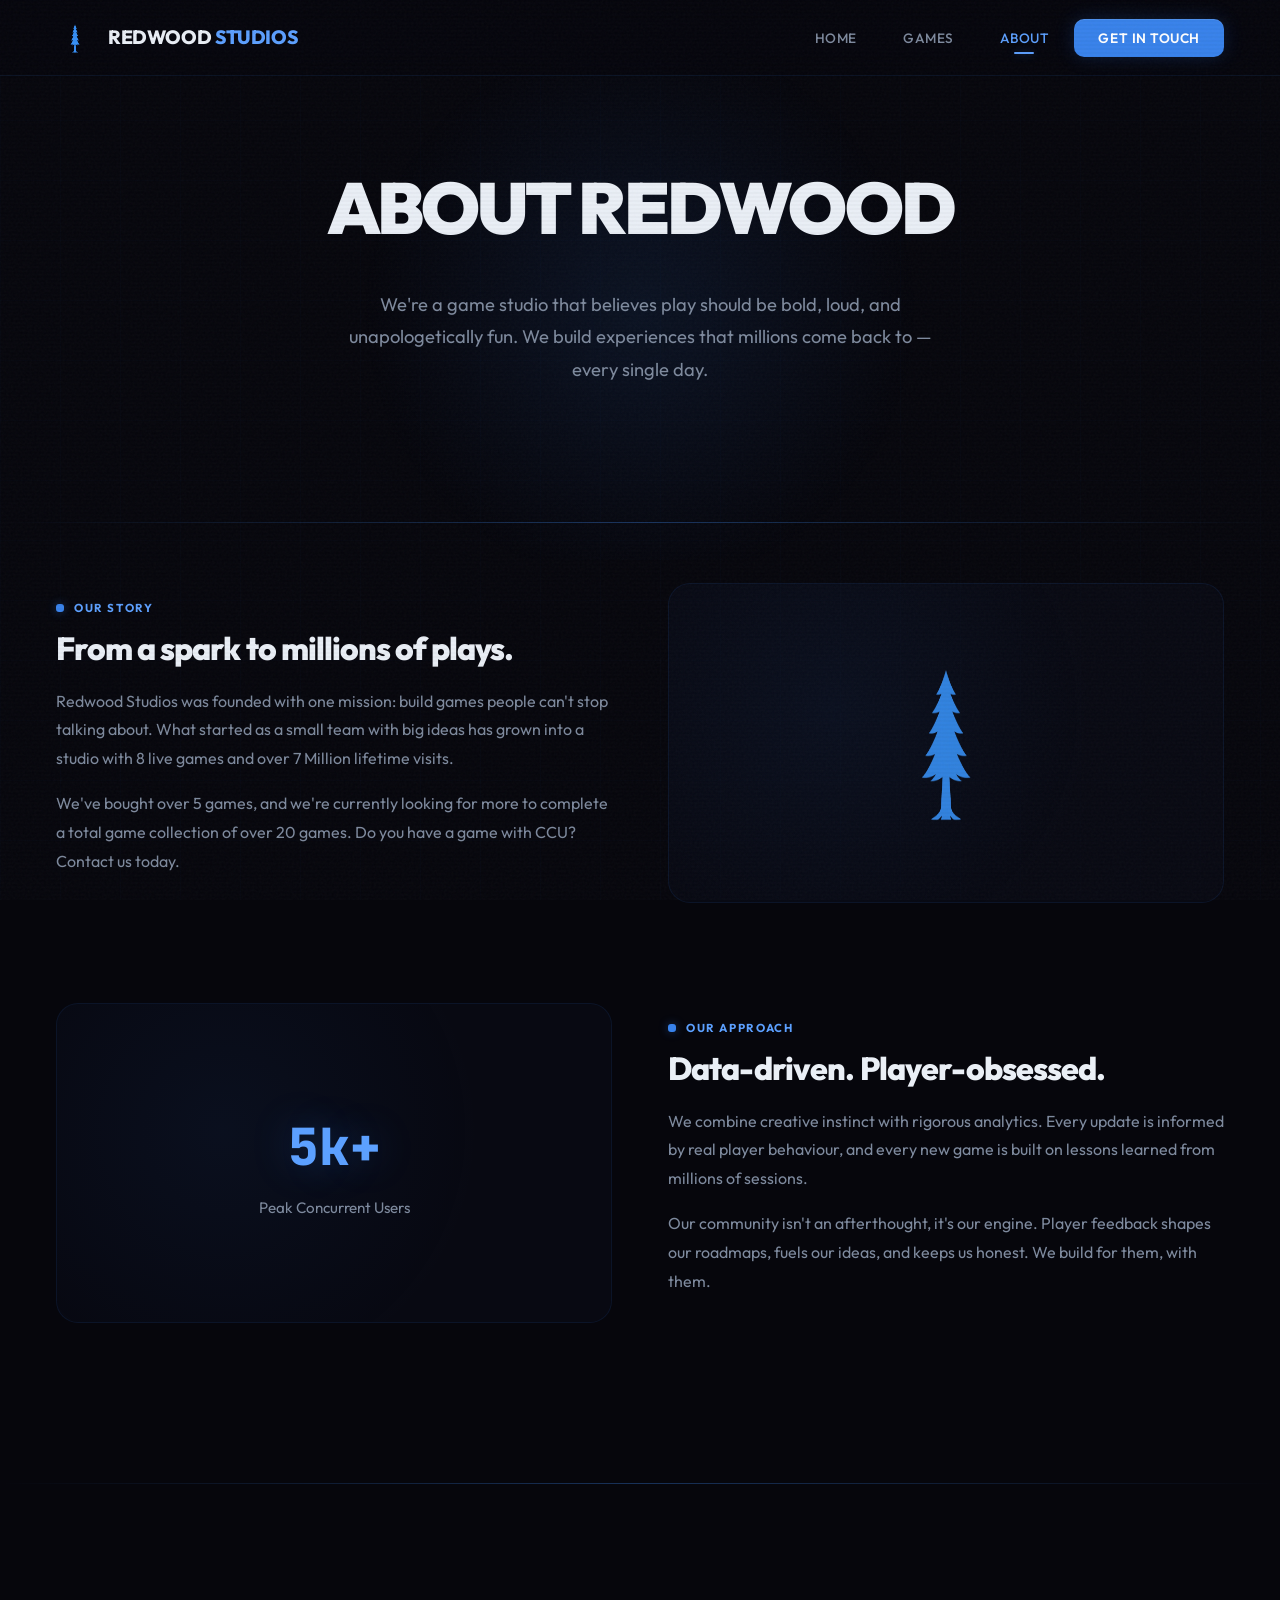
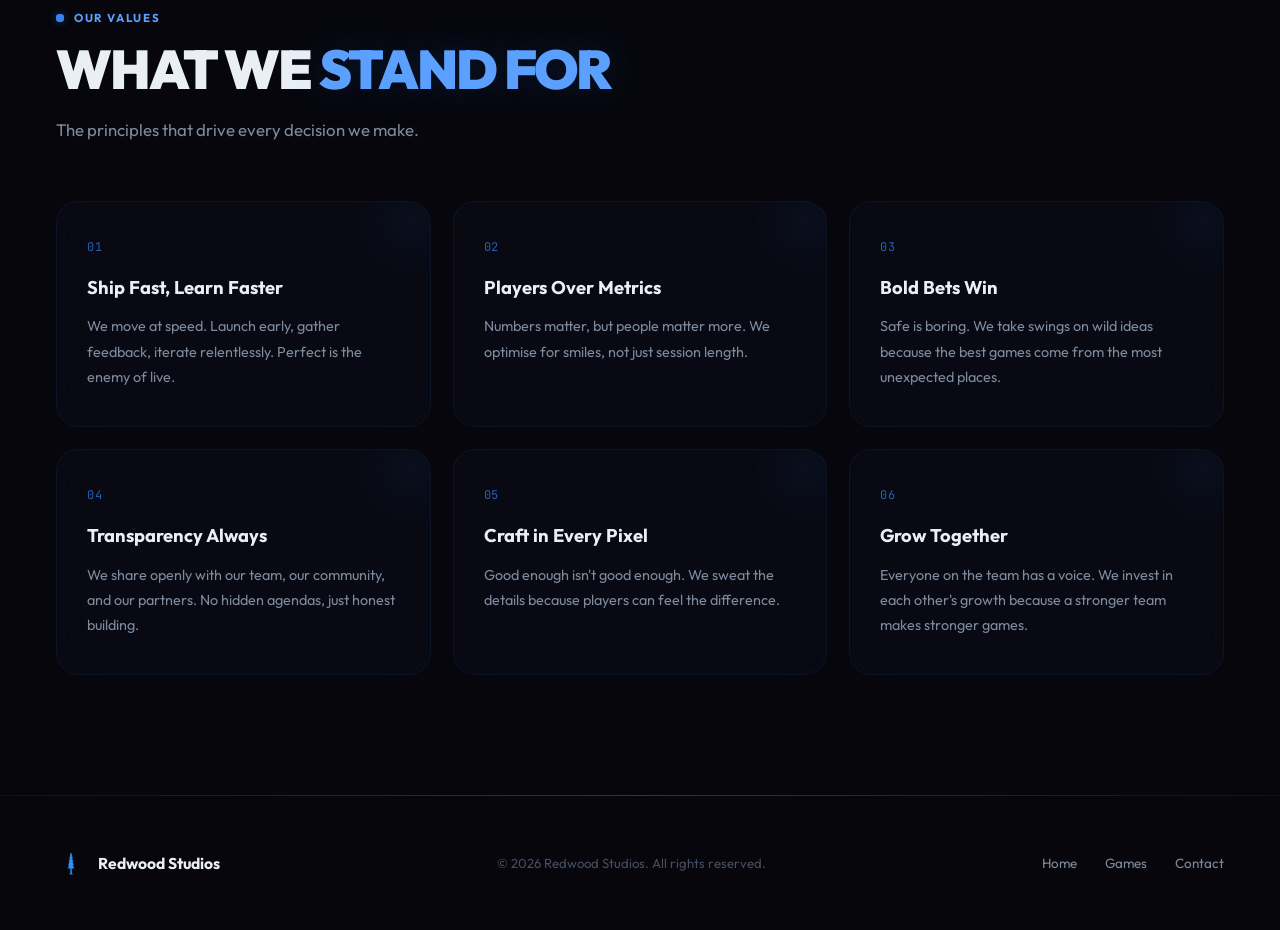
<file: about.html>
<!DOCTYPE html>
<html lang="en">
<head>
  <meta charset="UTF-8">
  <meta name="viewport" content="width=device-width, initial-scale=1.0">
  <title>Redwood Studios - About</title>
  <link rel="icon" href="icon.png" type="image/png">
  <link rel="stylesheet" href="styles.css">
</head>
<body>
  <div class="grid-texture"></div>

  <nav class="nav">
    <a href="index.html" class="nav-brand">
      <img src="logo.png" alt="Redwood Studios">
      <span>REDWOOD <span class="brand-highlight">STUDIOS</span></span>
    </a>
    <ul class="nav-links">
      <li><a href="index.html">Home</a></li>
      <li><a href="games.html">Games</a></li>
      <li><a href="about.html" class="active">About</a></li>
      <li><a href="contact.html" class="nav-cta">Get in Touch</a></li>
    </ul>
    <button class="mobile-toggle" aria-label="Menu"><span></span><span></span><span></span></button>
  </nav>

  <div class="about-hero">
    <h1 class="reveal">ABOUT <span class="highlight">REDWOOD</span></h1>
    <p class="reveal">We're a game studio that believes play should be bold, loud, and unapologetically fun. We build experiences that millions come back to — every single day.</p>
  </div>

  <div class="section-divider"></div>

  <section class="about-section">
    <div class="about-grid reveal">
      <div class="about-text">
        <div class="section-label">Our Story</div>
        <h2>From a spark to <span class="highlight">millions of plays.</span></h2>
        <p>Redwood Studios was founded with one mission: build games people can't stop talking about. What started as a small team with big ideas has grown into a studio with 8 live games and over 7 Million lifetime visits.</p>
        <p>We've bought over 5 games, and we're currently looking for more to complete a total game collection of over 20 games. Do you have a game with CCU? Contact us today.</p>
      </div>
      <div class="about-visual">
        <img src="logo.png" alt="Redwood Studios Logo" style="width: 200px; height: 200px; opacity: 0.9; position: relative;">
      </div>
    </div>

    <div class="about-grid reveal" style="direction: rtl;">
      <div class="about-text" style="direction: ltr;">
        <div class="section-label">Our Approach</div>
        <h2>Data-driven. <span class="highlight">Player-obsessed.</span></h2>
        <p>We combine creative instinct with rigorous analytics. Every update is informed by real player behaviour, and every new game is built on lessons learned from millions of sessions.</p>
        <p>Our community isn't an afterthought, it's our engine. Player feedback shapes our roadmaps, fuels our ideas, and keeps us honest. We build for them, with them.</p>
      </div>
      <div class="about-visual" style="direction: ltr;">
        <div style="text-align:center; position: relative;">
          <div style="font-family: var(--font-mono); font-size: 3.2rem; font-weight: 800; color: var(--blue-bright); margin-bottom: 8px; text-shadow: 0 0 40px rgba(56,130,235,0.3);">5k+</div>
          <div style="color: var(--text-secondary); font-size: 0.95rem;">Peak Concurrent Users</div>
        </div>
      </div>
    </div>
  </section>

  <div class="section-divider"></div>

  <section class="section">
    <div class="reveal">
      <div class="section-label">Our Values</div>
      <h2 class="section-title">WHAT WE <span class="highlight">STAND FOR</span></h2>
      <p class="section-subtitle">The principles that drive every decision we make.</p>
    </div>

    <div class="values-grid reveal-stagger">
      <div class="value-card reveal">
        <div class="value-number">01</div>
        <h3>Ship Fast, Learn Faster</h3>
        <p>We move at speed. Launch early, gather feedback, iterate relentlessly. Perfect is the enemy of live.</p>
      </div>
      <div class="value-card reveal">
        <div class="value-number">02</div>
        <h3>Players Over Metrics</h3>
        <p>Numbers matter, but people matter more. We optimise for smiles, not just session length.</p>
      </div>
      <div class="value-card reveal">
        <div class="value-number">03</div>
        <h3>Bold Bets Win</h3>
        <p>Safe is boring. We take swings on wild ideas because the best games come from the most unexpected places.</p>
      </div>
      <div class="value-card reveal">
        <div class="value-number">04</div>
        <h3>Transparency Always</h3>
        <p>We share openly with our team, our community, and our partners. No hidden agendas, just honest building.</p>
      </div>
      <div class="value-card reveal">
        <div class="value-number">05</div>
        <h3>Craft in Every Pixel</h3>
        <p>Good enough isn't good enough. We sweat the details because players can feel the difference.</p>
      </div>
      <div class="value-card reveal">
        <div class="value-number">06</div>
        <h3>Grow Together</h3>
        <p>Everyone on the team has a voice. We invest in each other's growth because a stronger team makes stronger games.</p>
      </div>
    </div>
  </section>

  <footer class="footer">
    <div class="footer-brand"><img src="logo.png" alt="Redwood Studios"><span>Redwood Studios</span></div>
    <p class="footer-copy">&copy; 2026 Redwood Studios. All rights reserved.</p>
    <ul class="footer-links"><li><a href="index.html">Home</a></li><li><a href="games.html">Games</a></li><li><a href="contact.html">Contact</a></li></ul>
  </footer>

  <script src="script.js"></script>
</body>
</html>
</file>
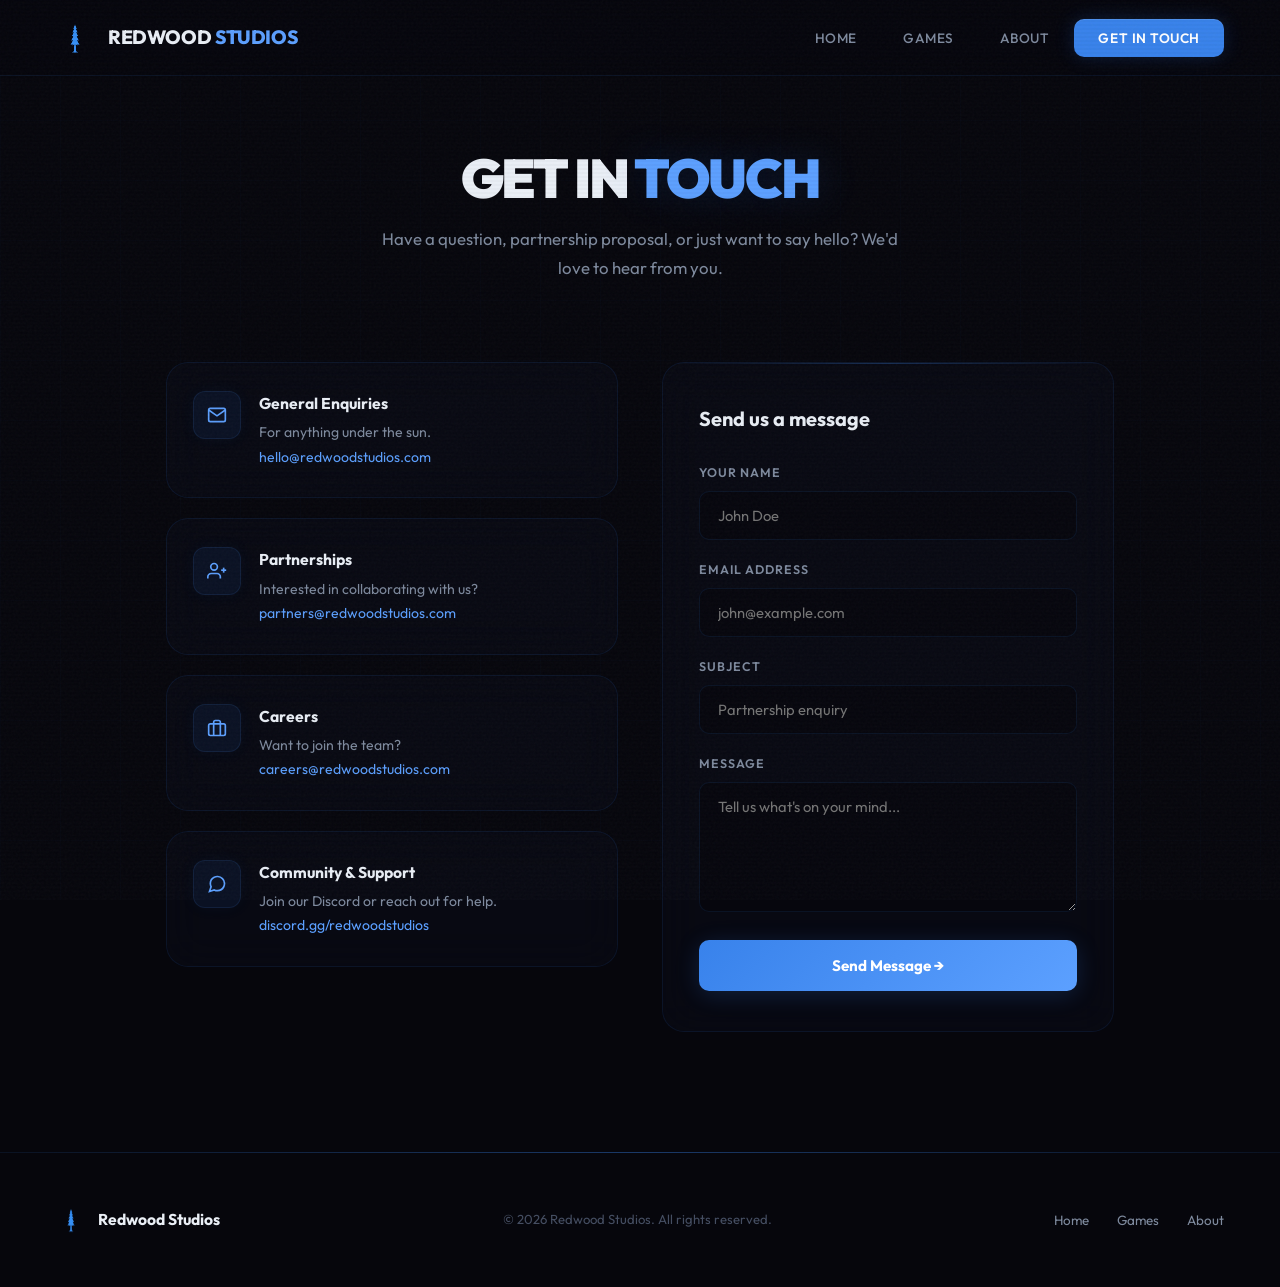
<file: contact (1).html>
<!DOCTYPE html>
<html lang="en">
<head>
  <meta charset="UTF-8">
  <meta name="viewport" content="width=device-width, initial-scale=1.0">
  <title>Contact — Redwood Studios</title>
  <link rel="icon" href="logo.png" type="image/png">
  <link rel="stylesheet" href="styles.css">
</head>
<body>
  <div class="grid-texture"></div>

  <nav class="nav">
    <a href="index.html" class="nav-brand">
      <img src="logo.png" alt="Redwood Studios">
      <span>REDWOOD <span class="brand-highlight">STUDIOS</span></span>
    </a>
    <ul class="nav-links">
      <li><a href="index.html">Home</a></li>
      <li><a href="games.html">Games</a></li>
      <li><a href="about.html">About</a></li>
      <li><a href="contact.html" class="nav-cta active">Get in Touch</a></li>
    </ul>
    <button class="mobile-toggle" aria-label="Menu"><span></span><span></span><span></span></button>
  </nav>

  <div class="contact-hero">
    <h1 class="section-title reveal">GET IN <span class="highlight">TOUCH</span></h1>
    <p class="section-subtitle reveal" style="margin: 0 auto 16px; text-align: center;">Have a question, partnership proposal, or just want to say hello? We'd love to hear from you.</p>
  </div>

  <div class="contact-content">
    <div class="contact-info">
      <div class="contact-card reveal">
        <div class="contact-card-icon">
          <svg width="20" height="20" fill="none" stroke="currentColor" stroke-width="2" viewBox="0 0 24 24"><path d="M4 4h16c1.1 0 2 .9 2 2v12c0 1.1-.9 2-2 2H4c-1.1 0-2-.9-2-2V6c0-1.1.9-2 2-2z"/><polyline points="22,6 12,13 2,6"/></svg>
        </div>
        <div>
          <h3>General Enquiries</h3>
          <p>For anything under the sun.</p>
          <a href="mailto:hello@redwoodstudios.com">hello@redwoodstudios.com</a>
        </div>
      </div>
      <div class="contact-card reveal">
        <div class="contact-card-icon">
          <svg width="20" height="20" fill="none" stroke="currentColor" stroke-width="2" viewBox="0 0 24 24"><path d="M16 21v-2a4 4 0 0 0-4-4H5a4 4 0 0 0-4 4v2"/><circle cx="8.5" cy="7" r="4"/><line x1="20" y1="8" x2="20" y2="14"/><line x1="23" y1="11" x2="17" y2="11"/></svg>
        </div>
        <div>
          <h3>Partnerships</h3>
          <p>Interested in collaborating with us?</p>
          <a href="mailto:partners@redwoodstudios.com">partners@redwoodstudios.com</a>
        </div>
      </div>
      <div class="contact-card reveal">
        <div class="contact-card-icon">
          <svg width="20" height="20" fill="none" stroke="currentColor" stroke-width="2" viewBox="0 0 24 24"><rect x="2" y="7" width="20" height="14" rx="2" ry="2"/><path d="M16 21V5a2 2 0 0 0-2-2h-4a2 2 0 0 0-2 2v16"/></svg>
        </div>
        <div>
          <h3>Careers</h3>
          <p>Want to join the team?</p>
          <a href="mailto:careers@redwoodstudios.com">careers@redwoodstudios.com</a>
        </div>
      </div>
      <div class="contact-card reveal">
        <div class="contact-card-icon">
          <svg width="20" height="20" fill="none" stroke="currentColor" stroke-width="2" viewBox="0 0 24 24"><path d="M21 11.5a8.38 8.38 0 0 1-.9 3.8 8.5 8.5 0 0 1-7.6 4.7 8.38 8.38 0 0 1-3.8-.9L3 21l1.9-5.7a8.38 8.38 0 0 1-.9-3.8 8.5 8.5 0 0 1 4.7-7.6 8.38 8.38 0 0 1 3.8-.9h.5a8.48 8.48 0 0 1 8 8v.5z"/></svg>
        </div>
        <div>
          <h3>Community & Support</h3>
          <p>Join our Discord or reach out for help.</p>
          <a href="#">discord.gg/redwoodstudios</a>
        </div>
      </div>
    </div>

    <div class="contact-form reveal">
      <h3>Send us a message</h3>
      <div class="form-group">
        <label>Your Name</label>
        <input type="text" placeholder="John Doe">
      </div>
      <div class="form-group">
        <label>Email Address</label>
        <input type="email" placeholder="john@example.com">
      </div>
      <div class="form-group">
        <label>Subject</label>
        <input type="text" placeholder="Partnership enquiry">
      </div>
      <div class="form-group">
        <label>Message</label>
        <textarea placeholder="Tell us what's on your mind..."></textarea>
      </div>
      <button class="btn-submit">Send Message &rarr;</button>
    </div>
  </div>

  <footer class="footer">
    <div class="footer-brand"><img src="logo.png" alt="Redwood Studios"><span>Redwood Studios</span></div>
    <p class="footer-copy">&copy; 2026 Redwood Studios. All rights reserved.</p>
    <ul class="footer-links"><li><a href="index.html">Home</a></li><li><a href="games.html">Games</a></li><li><a href="about.html">About</a></li></ul>
  </footer>

  <script src="script.js"></script>
</body>
</html>
</file>
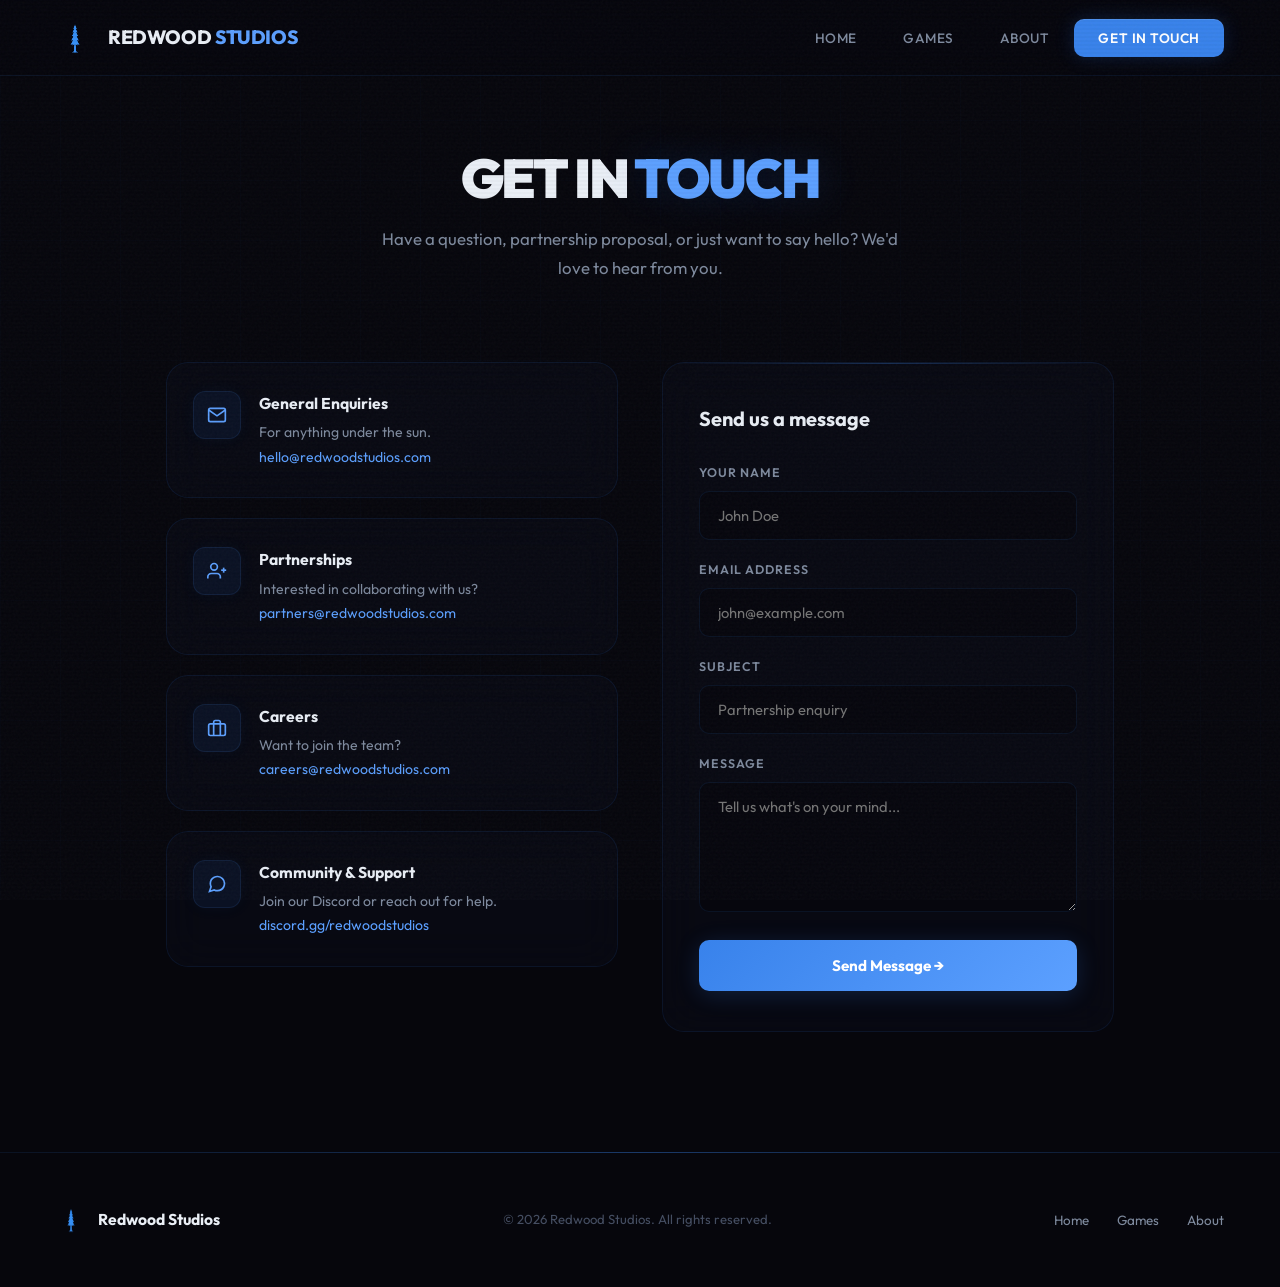
<file: contact (2).html>
<!DOCTYPE html>
<html lang="en">
<head>
  <meta charset="UTF-8">
  <meta name="viewport" content="width=device-width, initial-scale=1.0">
  <title>Contact — Redwood Studios</title>
  <link rel="icon" href="icon.png" type="image/png">
  <link rel="stylesheet" href="styles.css">
</head>
<body>
  <div class="grid-texture"></div>

  <nav class="nav">
    <a href="index.html" class="nav-brand">
      <img src="logo.png" alt="Redwood Studios">
      <span>REDWOOD <span class="brand-highlight">STUDIOS</span></span>
    </a>
    <ul class="nav-links">
      <li><a href="index.html">Home</a></li>
      <li><a href="games.html">Games</a></li>
      <li><a href="about.html">About</a></li>
      <li><a href="contact.html" class="nav-cta active">Get in Touch</a></li>
    </ul>
    <button class="mobile-toggle" aria-label="Menu"><span></span><span></span><span></span></button>
  </nav>

  <div class="contact-hero">
    <h1 class="section-title reveal">GET IN <span class="highlight">TOUCH</span></h1>
    <p class="section-subtitle reveal" style="margin: 0 auto 16px; text-align: center;">Have a question, partnership proposal, or just want to say hello? We'd love to hear from you.</p>
  </div>

  <div class="contact-content">
    <div class="contact-info">
      <div class="contact-card reveal">
        <div class="contact-card-icon">
          <svg width="20" height="20" fill="none" stroke="currentColor" stroke-width="2" viewBox="0 0 24 24"><path d="M4 4h16c1.1 0 2 .9 2 2v12c0 1.1-.9 2-2 2H4c-1.1 0-2-.9-2-2V6c0-1.1.9-2 2-2z"/><polyline points="22,6 12,13 2,6"/></svg>
        </div>
        <div>
          <h3>General Enquiries</h3>
          <p>For anything under the sun.</p>
          <a href="mailto:hello@redwoodstudios.com">hello@redwoodstudios.com</a>
        </div>
      </div>
      <div class="contact-card reveal">
        <div class="contact-card-icon">
          <svg width="20" height="20" fill="none" stroke="currentColor" stroke-width="2" viewBox="0 0 24 24"><path d="M16 21v-2a4 4 0 0 0-4-4H5a4 4 0 0 0-4 4v2"/><circle cx="8.5" cy="7" r="4"/><line x1="20" y1="8" x2="20" y2="14"/><line x1="23" y1="11" x2="17" y2="11"/></svg>
        </div>
        <div>
          <h3>Partnerships</h3>
          <p>Interested in collaborating with us?</p>
          <a href="mailto:partners@redwoodstudios.com">partners@redwoodstudios.com</a>
        </div>
      </div>
      <div class="contact-card reveal">
        <div class="contact-card-icon">
          <svg width="20" height="20" fill="none" stroke="currentColor" stroke-width="2" viewBox="0 0 24 24"><rect x="2" y="7" width="20" height="14" rx="2" ry="2"/><path d="M16 21V5a2 2 0 0 0-2-2h-4a2 2 0 0 0-2 2v16"/></svg>
        </div>
        <div>
          <h3>Careers</h3>
          <p>Want to join the team?</p>
          <a href="mailto:careers@redwoodstudios.com">careers@redwoodstudios.com</a>
        </div>
      </div>
      <div class="contact-card reveal">
        <div class="contact-card-icon">
          <svg width="20" height="20" fill="none" stroke="currentColor" stroke-width="2" viewBox="0 0 24 24"><path d="M21 11.5a8.38 8.38 0 0 1-.9 3.8 8.5 8.5 0 0 1-7.6 4.7 8.38 8.38 0 0 1-3.8-.9L3 21l1.9-5.7a8.38 8.38 0 0 1-.9-3.8 8.5 8.5 0 0 1 4.7-7.6 8.38 8.38 0 0 1 3.8-.9h.5a8.48 8.48 0 0 1 8 8v.5z"/></svg>
        </div>
        <div>
          <h3>Community & Support</h3>
          <p>Join our Discord or reach out for help.</p>
          <a href="#">discord.gg/redwoodstudios</a>
        </div>
      </div>
    </div>

    <div class="contact-form reveal">
      <h3>Send us a message</h3>
      <div class="form-group">
        <label>Your Name</label>
        <input type="text" placeholder="John Doe">
      </div>
      <div class="form-group">
        <label>Email Address</label>
        <input type="email" placeholder="john@example.com">
      </div>
      <div class="form-group">
        <label>Subject</label>
        <input type="text" placeholder="Partnership enquiry">
      </div>
      <div class="form-group">
        <label>Message</label>
        <textarea placeholder="Tell us what's on your mind..."></textarea>
      </div>
      <button class="btn-submit">Send Message &rarr;</button>
    </div>
  </div>

  <footer class="footer">
    <div class="footer-brand"><img src="logo.png" alt="Redwood Studios"><span>Redwood Studios</span></div>
    <p class="footer-copy">&copy; 2026 Redwood Studios. All rights reserved.</p>
    <ul class="footer-links"><li><a href="index.html">Home</a></li><li><a href="games.html">Games</a></li><li><a href="about.html">About</a></li></ul>
  </footer>

  <script src="script.js"></script>
</body>
</html>
</file>
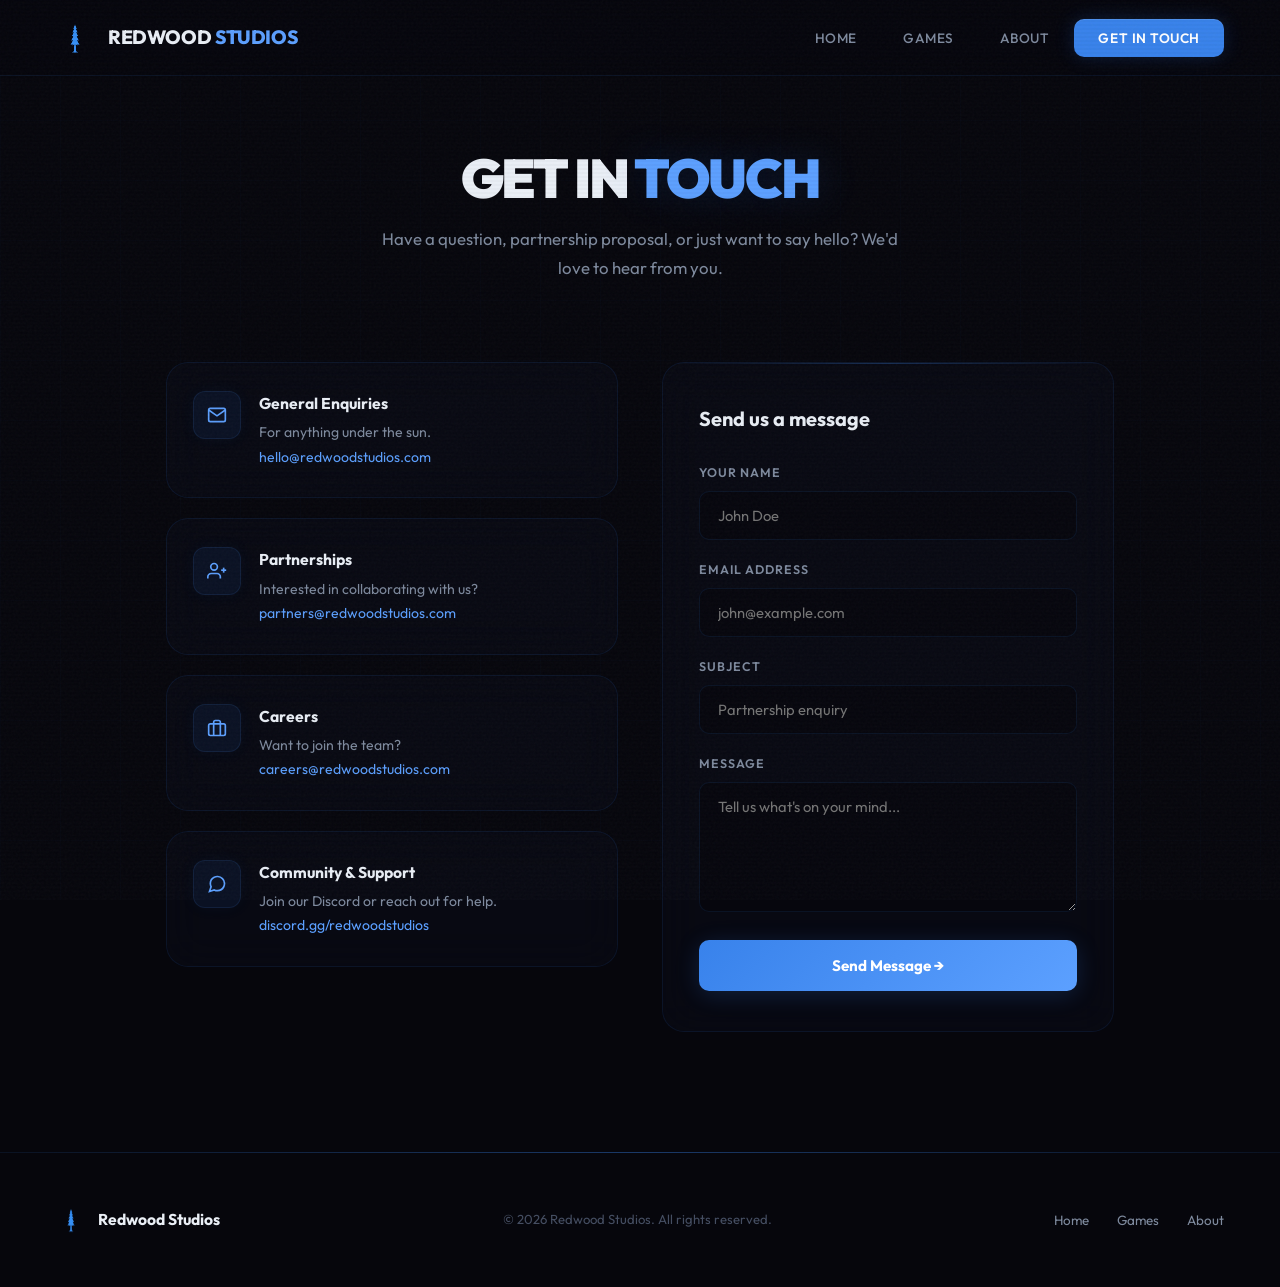
<file: contact.html>
<!DOCTYPE html>
<html lang="en">
<head>
  <meta charset="UTF-8">
  <meta name="viewport" content="width=device-width, initial-scale=1.0">
  <title>Redwood Studios - Contact</title>
  <link rel="icon" href="icon.png" type="image/png">
  <link rel="stylesheet" href="styles.css">
</head>
<body>
  <div class="grid-texture"></div>

  <nav class="nav">
    <a href="index.html" class="nav-brand">
      <img src="logo.png" alt="Redwood Studios">
      <span>REDWOOD <span class="brand-highlight">STUDIOS</span></span>
    </a>
    <ul class="nav-links">
      <li><a href="index.html">Home</a></li>
      <li><a href="games.html">Games</a></li>
      <li><a href="about.html">About</a></li>
      <li><a href="contact.html" class="nav-cta active">Get in Touch</a></li>
    </ul>
    <button class="mobile-toggle" aria-label="Menu"><span></span><span></span><span></span></button>
  </nav>

  <div class="contact-hero">
    <h1 class="section-title reveal">GET IN <span class="highlight">TOUCH</span></h1>
    <p class="section-subtitle reveal" style="margin: 0 auto 16px; text-align: center;">Have a question, partnership proposal, or just want to say hello? We'd love to hear from you.</p>
  </div>

  <div class="contact-content">
    <div class="contact-info">
      <div class="contact-card reveal">
        <div class="contact-card-icon">
          <svg width="20" height="20" fill="none" stroke="currentColor" stroke-width="2" viewBox="0 0 24 24"><path d="M4 4h16c1.1 0 2 .9 2 2v12c0 1.1-.9 2-2 2H4c-1.1 0-2-.9-2-2V6c0-1.1.9-2 2-2z"/><polyline points="22,6 12,13 2,6"/></svg>
        </div>
        <div>
          <h3>General Enquiries</h3>
          <p>For anything under the sun.</p>
          <a href="mailto:hello@redwoodstudios.com">hello@redwoodstudios.com</a>
        </div>
      </div>
      <div class="contact-card reveal">
        <div class="contact-card-icon">
          <svg width="20" height="20" fill="none" stroke="currentColor" stroke-width="2" viewBox="0 0 24 24"><path d="M16 21v-2a4 4 0 0 0-4-4H5a4 4 0 0 0-4 4v2"/><circle cx="8.5" cy="7" r="4"/><line x1="20" y1="8" x2="20" y2="14"/><line x1="23" y1="11" x2="17" y2="11"/></svg>
        </div>
        <div>
          <h3>Partnerships</h3>
          <p>Interested in collaborating with us?</p>
          <a href="mailto:partners@redwoodstudios.com">partners@redwoodstudios.com</a>
        </div>
      </div>
      <div class="contact-card reveal">
        <div class="contact-card-icon">
          <svg width="20" height="20" fill="none" stroke="currentColor" stroke-width="2" viewBox="0 0 24 24"><rect x="2" y="7" width="20" height="14" rx="2" ry="2"/><path d="M16 21V5a2 2 0 0 0-2-2h-4a2 2 0 0 0-2 2v16"/></svg>
        </div>
        <div>
          <h3>Careers</h3>
          <p>Want to join the team?</p>
          <a href="mailto:careers@redwoodstudios.com">careers@redwoodstudios.com</a>
        </div>
      </div>
      <div class="contact-card reveal">
        <div class="contact-card-icon">
          <svg width="20" height="20" fill="none" stroke="currentColor" stroke-width="2" viewBox="0 0 24 24"><path d="M21 11.5a8.38 8.38 0 0 1-.9 3.8 8.5 8.5 0 0 1-7.6 4.7 8.38 8.38 0 0 1-3.8-.9L3 21l1.9-5.7a8.38 8.38 0 0 1-.9-3.8 8.5 8.5 0 0 1 4.7-7.6 8.38 8.38 0 0 1 3.8-.9h.5a8.48 8.48 0 0 1 8 8v.5z"/></svg>
        </div>
        <div>
          <h3>Community & Support</h3>
          <p>Join our Discord or reach out for help.</p>
          <a href="#">discord.gg/redwoodstudios</a>
        </div>
      </div>
    </div>

    <div class="contact-form reveal">
      <h3>Send us a message</h3>
      <div class="form-group">
        <label>Your Name</label>
        <input type="text" placeholder="John Doe">
      </div>
      <div class="form-group">
        <label>Email Address</label>
        <input type="email" placeholder="john@example.com">
      </div>
      <div class="form-group">
        <label>Subject</label>
        <input type="text" placeholder="Partnership enquiry">
      </div>
      <div class="form-group">
        <label>Message</label>
        <textarea placeholder="Tell us what's on your mind..."></textarea>
      </div>
      <button class="btn-submit">Send Message &rarr;</button>
    </div>
  </div>

  <footer class="footer">
    <div class="footer-brand"><img src="logo.png" alt="Redwood Studios"><span>Redwood Studios</span></div>
    <p class="footer-copy">&copy; 2026 Redwood Studios. All rights reserved.</p>
    <ul class="footer-links"><li><a href="index.html">Home</a></li><li><a href="games.html">Games</a></li><li><a href="about.html">About</a></li></ul>
  </footer>

  <script src="script.js"></script>
</body>
</html>
</file>
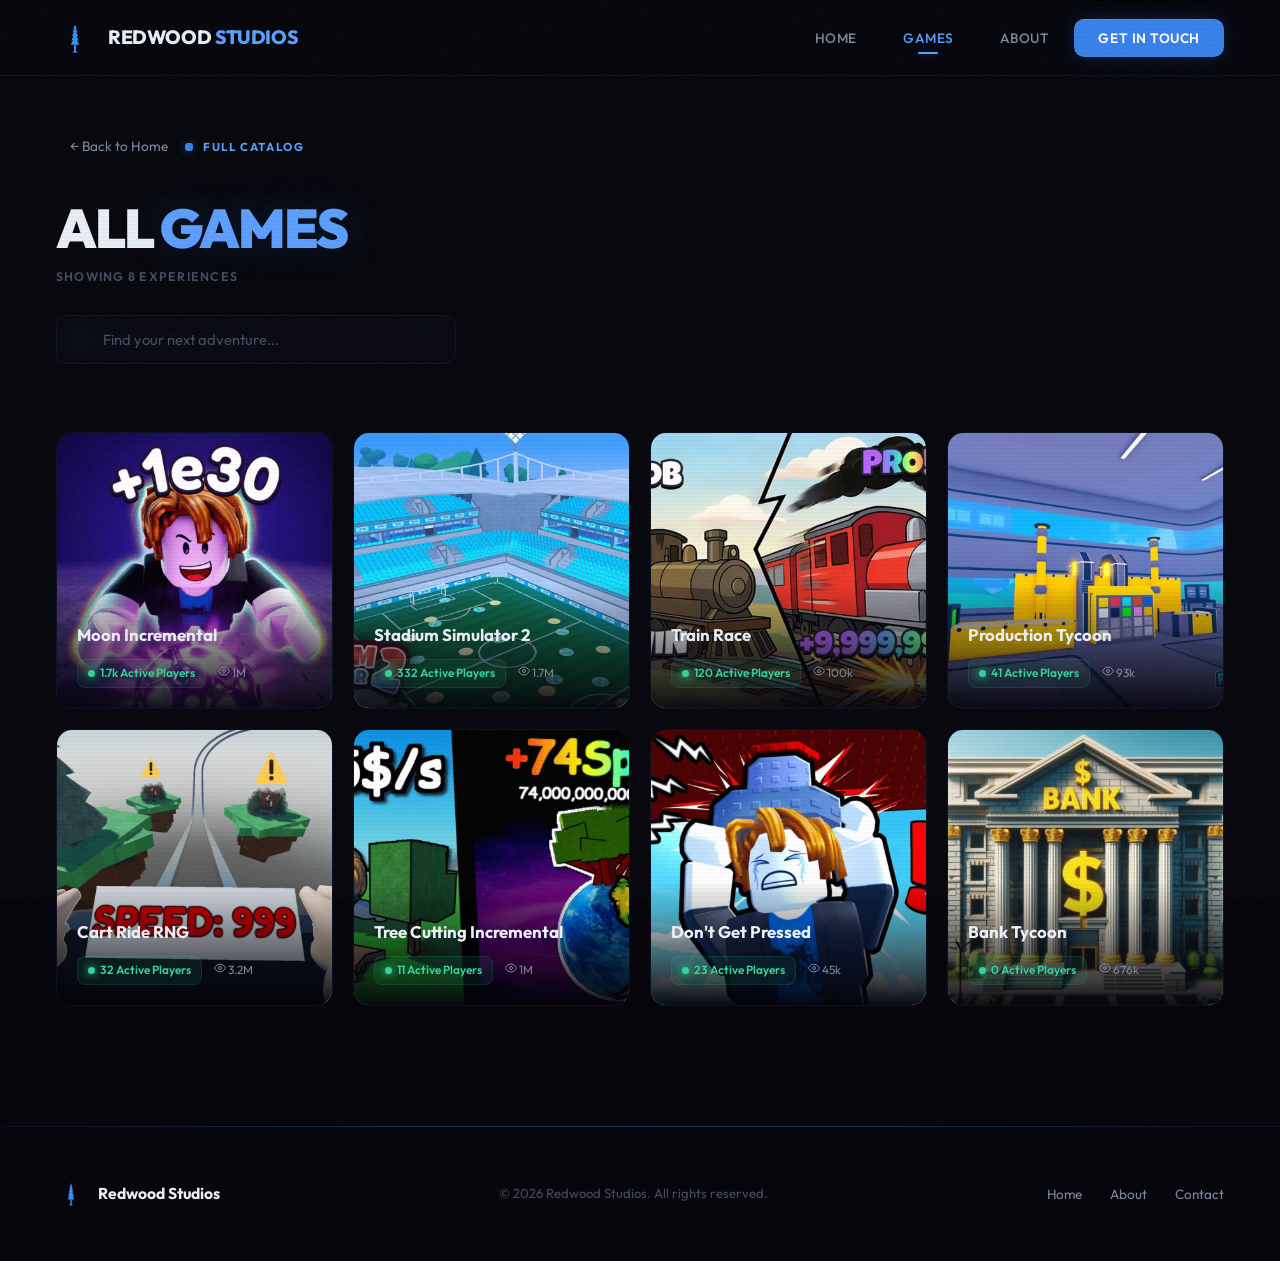
<file: games (2).html>
<!DOCTYPE html>
<html lang="en">
<head>
  <meta charset="UTF-8">
  <meta name="viewport" content="width=device-width, initial-scale=1.0">
  <title>Games — Redwood Studios</title>
  <link rel="icon" href="icon.png" type="image/png">
  <link rel="stylesheet" href="styles.css">
</head>
<body>
  <div class="grid-texture"></div>

  <nav class="nav">
    <a href="index.html" class="nav-brand">
      <img src="logo.png" alt="Redwood Studios">
      <span>REDWOOD <span class="brand-highlight">STUDIOS</span></span>
    </a>
    <ul class="nav-links">
      <li><a href="index.html">Home</a></li>
      <li><a href="games.html" class="active">Games</a></li>
      <li><a href="about.html">About</a></li>
      <li><a href="contact.html" class="nav-cta">Get in Touch</a></li>
    </ul>
    <button class="mobile-toggle" aria-label="Menu"><span></span><span></span><span></span></button>
  </nav>

  <div class="games-header">
    <a href="index.html" class="back-link">&larr; Back to Home</a>
    <div class="section-label">Full Catalog</div>
    <h1 class="section-title" style="margin-bottom:4px;">ALL <span class="highlight">GAMES</span></h1>
    <p class="games-count"> Showing 8 Experiences</p>
    <div class="search-bar">
      <svg fill="none" stroke="currentColor" stroke-width="2" viewBox="0 0 24 24"><circle cx="11" cy="11" r="8"/><line x1="21" y1="21" x2="16.65" y2="16.65"/></svg>
      <input type="text" placeholder="Find your next adventure...">
    </div>
  </div>

<div class="games-grid reveal-stagger">
    <div class="catalog-card reveal"><img src="thumb1.png" alt="Game 1" class="cat-thumb"><div class="cat-overlay"><div class="cat-name">Moon Incremental</div><div class="cat-stats"><span class="cat-stat-badge"><span class="active-dot"></span> 1.7k Active Players</span><span><svg width="12" height="12" fill="none" stroke="currentColor" stroke-width="2" viewBox="0 0 24 24"><path d="M1 12s4-8 11-8 11 8 11 8-4 8-11 8-11-8-11-8z"/><circle cx="12" cy="12" r="3"/></svg> 1M</span></div></div></div>
    <div class="catalog-card reveal"><img src="thumb2.png" alt="Game 2" class="cat-thumb"><div class="cat-overlay"><div class="cat-name">Stadium Simulator 2</div><div class="cat-stats"><span class="cat-stat-badge"><span class="active-dot"></span> 332 Active Players</span><span><svg width="12" height="12" fill="none" stroke="currentColor" stroke-width="2" viewBox="0 0 24 24"><path d="M1 12s4-8 11-8 11 8 11 8-4 8-11 8-11-8-11-8z"/><circle cx="12" cy="12" r="3"/></svg> 1.7M</span></div></div></div>
    <div class="catalog-card reveal"><img src="thumb3.png" alt="Game 3" class="cat-thumb"><div class="cat-overlay"><div class="cat-name">Train Race</div><div class="cat-stats"><span class="cat-stat-badge"><span class="active-dot"></span> 120 Active Players</span><span><svg width="12" height="12" fill="none" stroke="currentColor" stroke-width="2" viewBox="0 0 24 24"><path d="M1 12s4-8 11-8 11 8 11 8-4 8-11 8-11-8-11-8z"/><circle cx="12" cy="12" r="3"/></svg> 100k</span></div></div></div>
    <div class="catalog-card reveal"><img src="thumb4.png" alt="Game 4" class="cat-thumb"><div class="cat-overlay"><div class="cat-name">Production Tycoon</div><div class="cat-stats"><span class="cat-stat-badge"><span class="active-dot"></span> 41 Active Players</span><span><svg width="12" height="12" fill="none" stroke="currentColor" stroke-width="2" viewBox="0 0 24 24"><path d="M1 12s4-8 11-8 11 8 11 8-4 8-11 8-11-8-11-8z"/><circle cx="12" cy="12" r="3"/></svg> 93k</span></div></div></div>
    <div class="catalog-card reveal"><img src="thumb5.png" alt="Game 5" class="cat-thumb"><div class="cat-overlay"><div class="cat-name">Cart Ride RNG</div><div class="cat-stats"><span class="cat-stat-badge"><span class="active-dot"></span> 32 Active Players</span><span><svg width="12" height="12" fill="none" stroke="currentColor" stroke-width="2" viewBox="0 0 24 24"><path d="M1 12s4-8 11-8 11 8 11 8-4 8-11 8-11-8-11-8z"/><circle cx="12" cy="12" r="3"/></svg> 3.2M</span></div></div></div>
    <div class="catalog-card reveal"><img src="thumb6.png" alt="Game 6" class="cat-thumb"><div class="cat-overlay"><div class="cat-name">Tree Cutting Incremental</div><div class="cat-stats"><span class="cat-stat-badge"><span class="active-dot"></span> 11 Active Players</span><span><svg width="12" height="12" fill="none" stroke="currentColor" stroke-width="2" viewBox="0 0 24 24"><path d="M1 12s4-8 11-8 11 8 11 8-4 8-11 8-11-8-11-8z"/><circle cx="12" cy="12" r="3"/></svg> 1M</span></div></div></div>
    <div class="catalog-card reveal"><img src="thumb7.png" alt="Game 7" class="cat-thumb"><div class="cat-overlay"><div class="cat-name">Don't Get Pressed</div><div class="cat-stats"><span class="cat-stat-badge"><span class="active-dot"></span> 23 Active Players</span><span><svg width="12" height="12" fill="none" stroke="currentColor" stroke-width="2" viewBox="0 0 24 24"><path d="M1 12s4-8 11-8 11 8 11 8-4 8-11 8-11-8-11-8z"/><circle cx="12" cy="12" r="3"/></svg> 45k</span></div></div></div>
    <div class="catalog-card reveal"><img src="thumb8.png" alt="Game 8" class="cat-thumb"><div class="cat-overlay"><div class="cat-name">Bank Tycoon</div><div class="cat-stats"><span class="cat-stat-badge"><span class="active-dot"></span> 0 Active Players</span><span><svg width="12" height="12" fill="none" stroke="currentColor" stroke-width="2" viewBox="0 0 24 24"><path d="M1 12s4-8 11-8 11 8 11 8-4 8-11 8-11-8-11-8z"/><circle cx="12" cy="12" r="3"/></svg> 676k</span></div></div></div>
  </div>

  <footer class="footer">
    <div class="footer-brand"><img src="logo.png" alt="Redwood Studios"><span>Redwood Studios</span></div>
    <p class="footer-copy">&copy; 2026 Redwood Studios. All rights reserved.</p>
    <ul class="footer-links"><li><a href="index.html">Home</a></li><li><a href="about.html">About</a></li><li><a href="contact.html">Contact</a></li></ul>
  </footer>

  <script src="script.js"></script>
</body>
</html>
</file>
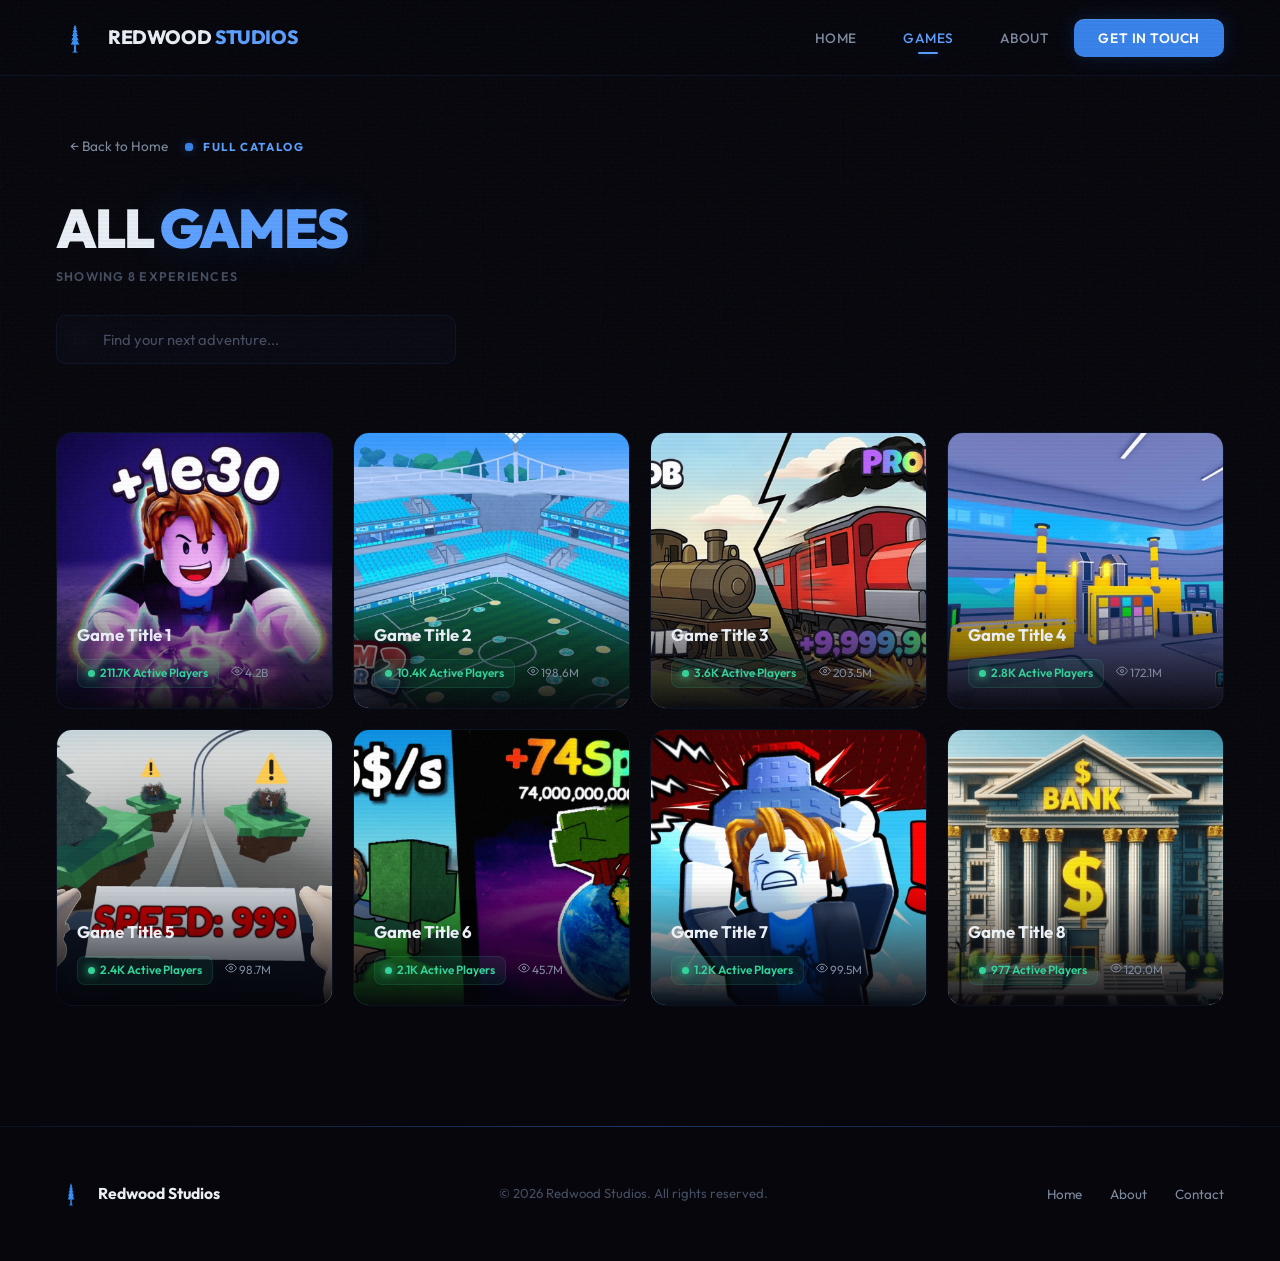
<file: games (3).html>
<!DOCTYPE html>
<html lang="en">
<head>
  <meta charset="UTF-8">
  <meta name="viewport" content="width=device-width, initial-scale=1.0">
  <title>Games — Redwood Studios</title>
  <link rel="icon" href="icon.png" type="image/png">
  <link rel="stylesheet" href="styles.css">
</head>
<body>
  <div class="grid-texture"></div>

  <nav class="nav">
    <a href="index.html" class="nav-brand">
      <img src="logo.png" alt="Redwood Studios">
      <span>REDWOOD <span class="brand-highlight">STUDIOS</span></span>
    </a>
    <ul class="nav-links">
      <li><a href="index.html">Home</a></li>
      <li><a href="games.html" class="active">Games</a></li>
      <li><a href="about.html">About</a></li>
      <li><a href="contact.html" class="nav-cta">Get in Touch</a></li>
    </ul>
    <button class="mobile-toggle" aria-label="Menu"><span></span><span></span><span></span></button>
  </nav>

  <div class="games-header">
    <a href="index.html" class="back-link">&larr; Back to Home</a>
    <div class="section-label">Full Catalog</div>
    <h1 class="section-title" style="margin-bottom:4px;">ALL <span class="highlight">GAMES</span></h1>
    <p class="games-count">Showing 8 Experiences</p>
    <div class="search-bar">
      <svg fill="none" stroke="currentColor" stroke-width="2" viewBox="0 0 24 24"><circle cx="11" cy="11" r="8"/><line x1="21" y1="21" x2="16.65" y2="16.65"/></svg>
      <input type="text" placeholder="Find your next adventure...">
    </div>
  </div>

  <div class="games-grid reveal-stagger">
    <div class="catalog-card reveal"><img src="thumb1.png" alt="Game 1" class="cat-thumb"><div class="cat-overlay"><div class="cat-name">Game Title 1</div><div class="cat-stats"><span class="cat-stat-badge"><span class="active-dot"></span> 211.7K Active Players</span><span><svg width="12" height="12" fill="none" stroke="currentColor" stroke-width="2" viewBox="0 0 24 24"><path d="M1 12s4-8 11-8 11 8 11 8-4 8-11 8-11-8-11-8z"/><circle cx="12" cy="12" r="3"/></svg> 4.2B</span></div></div></div>
    <div class="catalog-card reveal"><img src="thumb2.png" alt="Game 2" class="cat-thumb"><div class="cat-overlay"><div class="cat-name">Game Title 2</div><div class="cat-stats"><span class="cat-stat-badge"><span class="active-dot"></span> 10.4K Active Players</span><span><svg width="12" height="12" fill="none" stroke="currentColor" stroke-width="2" viewBox="0 0 24 24"><path d="M1 12s4-8 11-8 11 8 11 8-4 8-11 8-11-8-11-8z"/><circle cx="12" cy="12" r="3"/></svg> 198.6M</span></div></div></div>
    <div class="catalog-card reveal"><img src="thumb3.png" alt="Game 3" class="cat-thumb"><div class="cat-overlay"><div class="cat-name">Game Title 3</div><div class="cat-stats"><span class="cat-stat-badge"><span class="active-dot"></span> 3.6K Active Players</span><span><svg width="12" height="12" fill="none" stroke="currentColor" stroke-width="2" viewBox="0 0 24 24"><path d="M1 12s4-8 11-8 11 8 11 8-4 8-11 8-11-8-11-8z"/><circle cx="12" cy="12" r="3"/></svg> 203.5M</span></div></div></div>
    <div class="catalog-card reveal"><img src="thumb4.png" alt="Game 4" class="cat-thumb"><div class="cat-overlay"><div class="cat-name">Game Title 4</div><div class="cat-stats"><span class="cat-stat-badge"><span class="active-dot"></span> 2.8K Active Players</span><span><svg width="12" height="12" fill="none" stroke="currentColor" stroke-width="2" viewBox="0 0 24 24"><path d="M1 12s4-8 11-8 11 8 11 8-4 8-11 8-11-8-11-8z"/><circle cx="12" cy="12" r="3"/></svg> 172.1M</span></div></div></div>
    <div class="catalog-card reveal"><img src="thumb5.png" alt="Game 5" class="cat-thumb"><div class="cat-overlay"><div class="cat-name">Game Title 5</div><div class="cat-stats"><span class="cat-stat-badge"><span class="active-dot"></span> 2.4K Active Players</span><span><svg width="12" height="12" fill="none" stroke="currentColor" stroke-width="2" viewBox="0 0 24 24"><path d="M1 12s4-8 11-8 11 8 11 8-4 8-11 8-11-8-11-8z"/><circle cx="12" cy="12" r="3"/></svg> 98.7M</span></div></div></div>
    <div class="catalog-card reveal"><img src="thumb6.png" alt="Game 6" class="cat-thumb"><div class="cat-overlay"><div class="cat-name">Game Title 6</div><div class="cat-stats"><span class="cat-stat-badge"><span class="active-dot"></span> 2.1K Active Players</span><span><svg width="12" height="12" fill="none" stroke="currentColor" stroke-width="2" viewBox="0 0 24 24"><path d="M1 12s4-8 11-8 11 8 11 8-4 8-11 8-11-8-11-8z"/><circle cx="12" cy="12" r="3"/></svg> 45.7M</span></div></div></div>
    <div class="catalog-card reveal"><img src="thumb7.png" alt="Game 7" class="cat-thumb"><div class="cat-overlay"><div class="cat-name">Game Title 7</div><div class="cat-stats"><span class="cat-stat-badge"><span class="active-dot"></span> 1.2K Active Players</span><span><svg width="12" height="12" fill="none" stroke="currentColor" stroke-width="2" viewBox="0 0 24 24"><path d="M1 12s4-8 11-8 11 8 11 8-4 8-11 8-11-8-11-8z"/><circle cx="12" cy="12" r="3"/></svg> 99.5M</span></div></div></div>
    <div class="catalog-card reveal"><img src="thumb8.png" alt="Game 8" class="cat-thumb"><div class="cat-overlay"><div class="cat-name">Game Title 8</div><div class="cat-stats"><span class="cat-stat-badge"><span class="active-dot"></span> 977 Active Players</span><span><svg width="12" height="12" fill="none" stroke="currentColor" stroke-width="2" viewBox="0 0 24 24"><path d="M1 12s4-8 11-8 11 8 11 8-4 8-11 8-11-8-11-8z"/><circle cx="12" cy="12" r="3"/></svg> 120.0M</span></div></div></div>
  </div>

  <footer class="footer">
    <div class="footer-brand"><img src="logo.png" alt="Redwood Studios"><span>Redwood Studios</span></div>
    <p class="footer-copy">&copy; 2026 Redwood Studios. All rights reserved.</p>
    <ul class="footer-links"><li><a href="index.html">Home</a></li><li><a href="about.html">About</a></li><li><a href="contact.html">Contact</a></li></ul>
  </footer>

  <script src="script.js"></script>
</body>
</html>
</file>
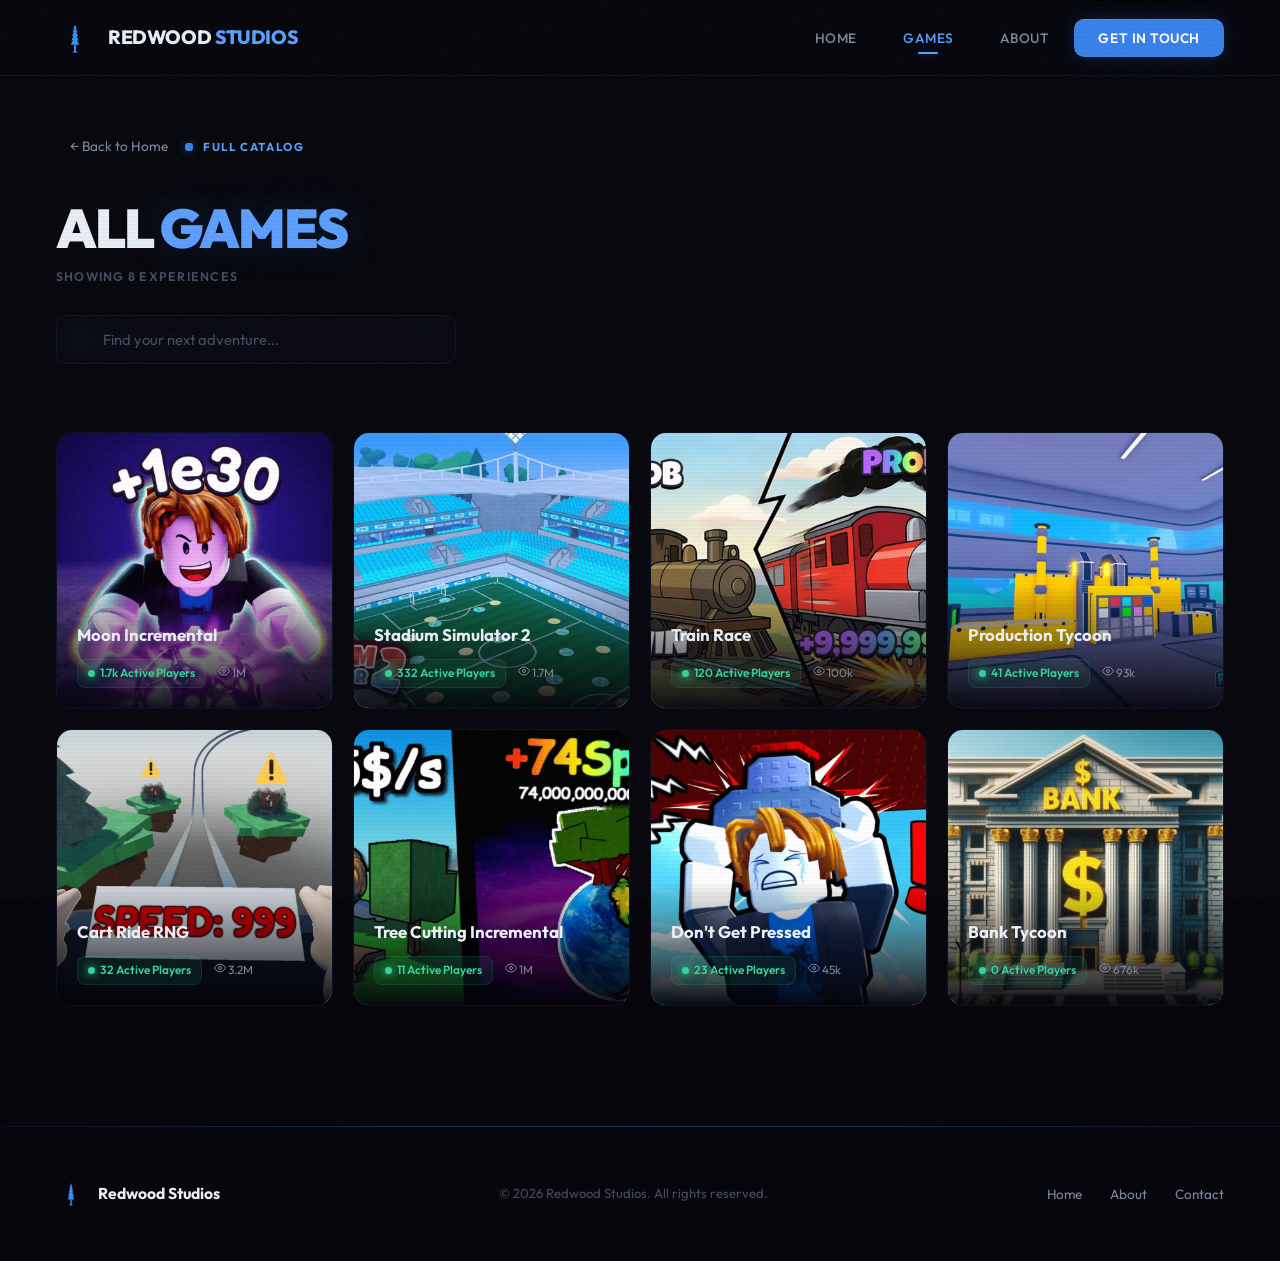
<file: games.html>
<!DOCTYPE html>
<html lang="en">
<head>
  <meta charset="UTF-8">
  <meta name="viewport" content="width=device-width, initial-scale=1.0">
  <title>Redwood Studios - Games</title>
  <link rel="icon" href="icon.png" type="image/png">
  <link rel="stylesheet" href="styles.css">
</head>
<body>
  <div class="grid-texture"></div>

  <nav class="nav">
    <a href="index.html" class="nav-brand">
      <img src="logo.png" alt="Redwood Studios">
      <span>REDWOOD <span class="brand-highlight">STUDIOS</span></span>
    </a>
    <ul class="nav-links">
      <li><a href="index.html">Home</a></li>
      <li><a href="games.html" class="active">Games</a></li>
      <li><a href="about.html">About</a></li>
      <li><a href="contact.html" class="nav-cta">Get in Touch</a></li>
    </ul>
    <button class="mobile-toggle" aria-label="Menu"><span></span><span></span><span></span></button>
  </nav>

  <div class="games-header">
    <a href="index.html" class="back-link">&larr; Back to Home</a>
    <div class="section-label">Full Catalog</div>
    <h1 class="section-title" style="margin-bottom:4px;">ALL <span class="highlight">GAMES</span></h1>
    <p class="games-count">Showing 8 Experiences</p>
    <div class="search-bar">
      <svg fill="none" stroke="currentColor" stroke-width="2" viewBox="0 0 24 24"><circle cx="11" cy="11" r="8"/><line x1="21" y1="21" x2="16.65" y2="16.65"/></svg>
      <input type="text" placeholder="Find your next adventure...">
    </div>
  </div>

 <div class="games-grid reveal-stagger">
    <div class="catalog-card reveal"><img src="thumb1.png" alt="Game 1" class="cat-thumb"><div class="cat-overlay"><div class="cat-name">Moon Incremental</div><div class="cat-stats"><span class="cat-stat-badge"><span class="active-dot"></span> 1.7k Active Players</span><span><svg width="12" height="12" fill="none" stroke="currentColor" stroke-width="2" viewBox="0 0 24 24"><path d="M1 12s4-8 11-8 11 8 11 8-4 8-11 8-11-8-11-8z"/><circle cx="12" cy="12" r="3"/></svg> 1M</span></div></div></div>
    <div class="catalog-card reveal"><img src="thumb2.png" alt="Game 2" class="cat-thumb"><div class="cat-overlay"><div class="cat-name">Stadium Simulator 2</div><div class="cat-stats"><span class="cat-stat-badge"><span class="active-dot"></span> 332 Active Players</span><span><svg width="12" height="12" fill="none" stroke="currentColor" stroke-width="2" viewBox="0 0 24 24"><path d="M1 12s4-8 11-8 11 8 11 8-4 8-11 8-11-8-11-8z"/><circle cx="12" cy="12" r="3"/></svg> 1.7M</span></div></div></div>
    <div class="catalog-card reveal"><img src="thumb3.png" alt="Game 3" class="cat-thumb"><div class="cat-overlay"><div class="cat-name">Train Race</div><div class="cat-stats"><span class="cat-stat-badge"><span class="active-dot"></span> 120 Active Players</span><span><svg width="12" height="12" fill="none" stroke="currentColor" stroke-width="2" viewBox="0 0 24 24"><path d="M1 12s4-8 11-8 11 8 11 8-4 8-11 8-11-8-11-8z"/><circle cx="12" cy="12" r="3"/></svg> 100k</span></div></div></div>
    <div class="catalog-card reveal"><img src="thumb4.png" alt="Game 4" class="cat-thumb"><div class="cat-overlay"><div class="cat-name">Production Tycoon</div><div class="cat-stats"><span class="cat-stat-badge"><span class="active-dot"></span> 41 Active Players</span><span><svg width="12" height="12" fill="none" stroke="currentColor" stroke-width="2" viewBox="0 0 24 24"><path d="M1 12s4-8 11-8 11 8 11 8-4 8-11 8-11-8-11-8z"/><circle cx="12" cy="12" r="3"/></svg> 93k</span></div></div></div>
    <div class="catalog-card reveal"><img src="thumb5.png" alt="Game 5" class="cat-thumb"><div class="cat-overlay"><div class="cat-name">Cart Ride RNG</div><div class="cat-stats"><span class="cat-stat-badge"><span class="active-dot"></span> 32 Active Players</span><span><svg width="12" height="12" fill="none" stroke="currentColor" stroke-width="2" viewBox="0 0 24 24"><path d="M1 12s4-8 11-8 11 8 11 8-4 8-11 8-11-8-11-8z"/><circle cx="12" cy="12" r="3"/></svg> 3.2M</span></div></div></div>
    <div class="catalog-card reveal"><img src="thumb6.png" alt="Game 6" class="cat-thumb"><div class="cat-overlay"><div class="cat-name">Tree Cutting Incremental</div><div class="cat-stats"><span class="cat-stat-badge"><span class="active-dot"></span> 11 Active Players</span><span><svg width="12" height="12" fill="none" stroke="currentColor" stroke-width="2" viewBox="0 0 24 24"><path d="M1 12s4-8 11-8 11 8 11 8-4 8-11 8-11-8-11-8z"/><circle cx="12" cy="12" r="3"/></svg> 1M</span></div></div></div>
    <div class="catalog-card reveal"><img src="thumb7.png" alt="Game 7" class="cat-thumb"><div class="cat-overlay"><div class="cat-name">Don't Get Pressed</div><div class="cat-stats"><span class="cat-stat-badge"><span class="active-dot"></span> 23 Active Players</span><span><svg width="12" height="12" fill="none" stroke="currentColor" stroke-width="2" viewBox="0 0 24 24"><path d="M1 12s4-8 11-8 11 8 11 8-4 8-11 8-11-8-11-8z"/><circle cx="12" cy="12" r="3"/></svg> 45k</span></div></div></div>
    <div class="catalog-card reveal"><img src="thumb8.png" alt="Game 8" class="cat-thumb"><div class="cat-overlay"><div class="cat-name">Bank Tycoon</div><div class="cat-stats"><span class="cat-stat-badge"><span class="active-dot"></span> 0 Active Players</span><span><svg width="12" height="12" fill="none" stroke="currentColor" stroke-width="2" viewBox="0 0 24 24"><path d="M1 12s4-8 11-8 11 8 11 8-4 8-11 8-11-8-11-8z"/><circle cx="12" cy="12" r="3"/></svg> 676k</span></div></div></div>
  </div>

  <footer class="footer">
    <div class="footer-brand"><img src="logo.png" alt="Redwood Studios"><span>Redwood Studios</span></div>
    <p class="footer-copy">&copy; 2026 Redwood Studios. All rights reserved.</p>
    <ul class="footer-links"><li><a href="index.html">Home</a></li><li><a href="about.html">About</a></li><li><a href="contact.html">Contact</a></li></ul>
  </footer>

  <script src="script.js"></script>
</body>
</html>
</file>
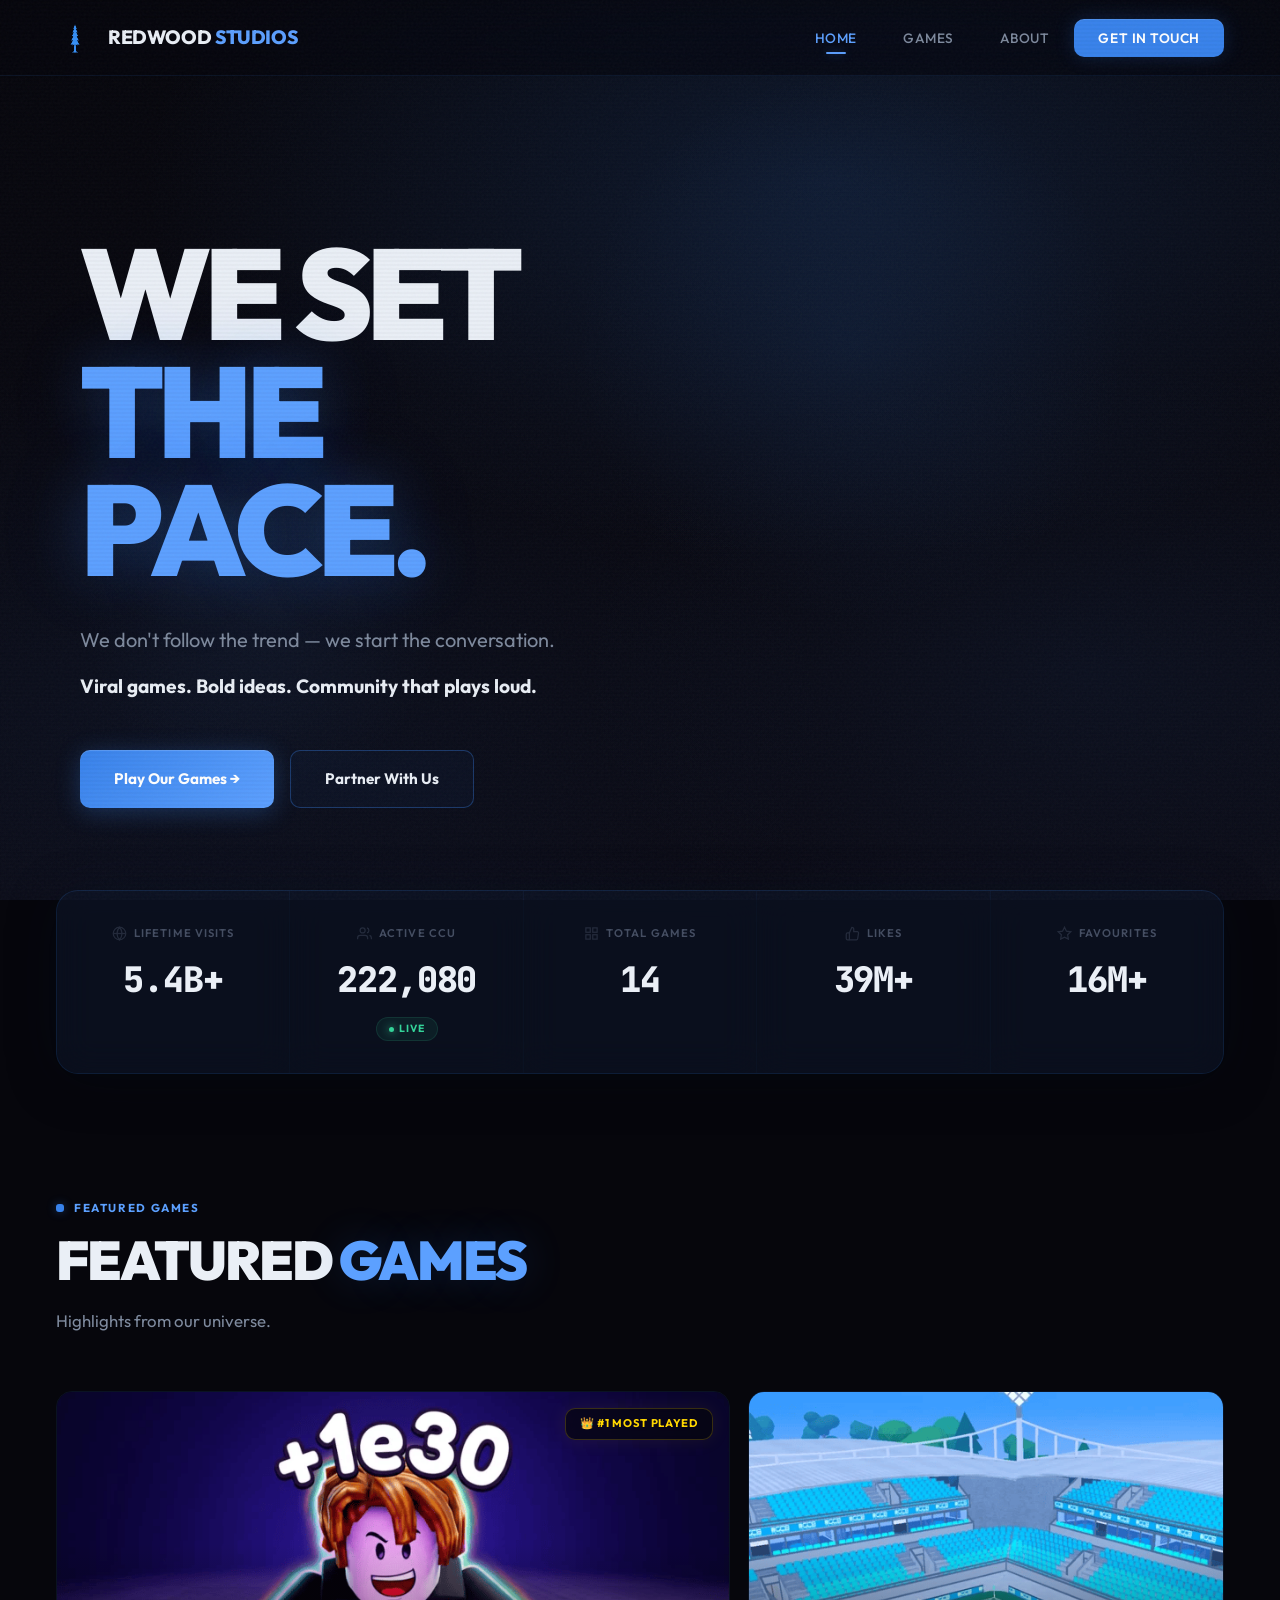
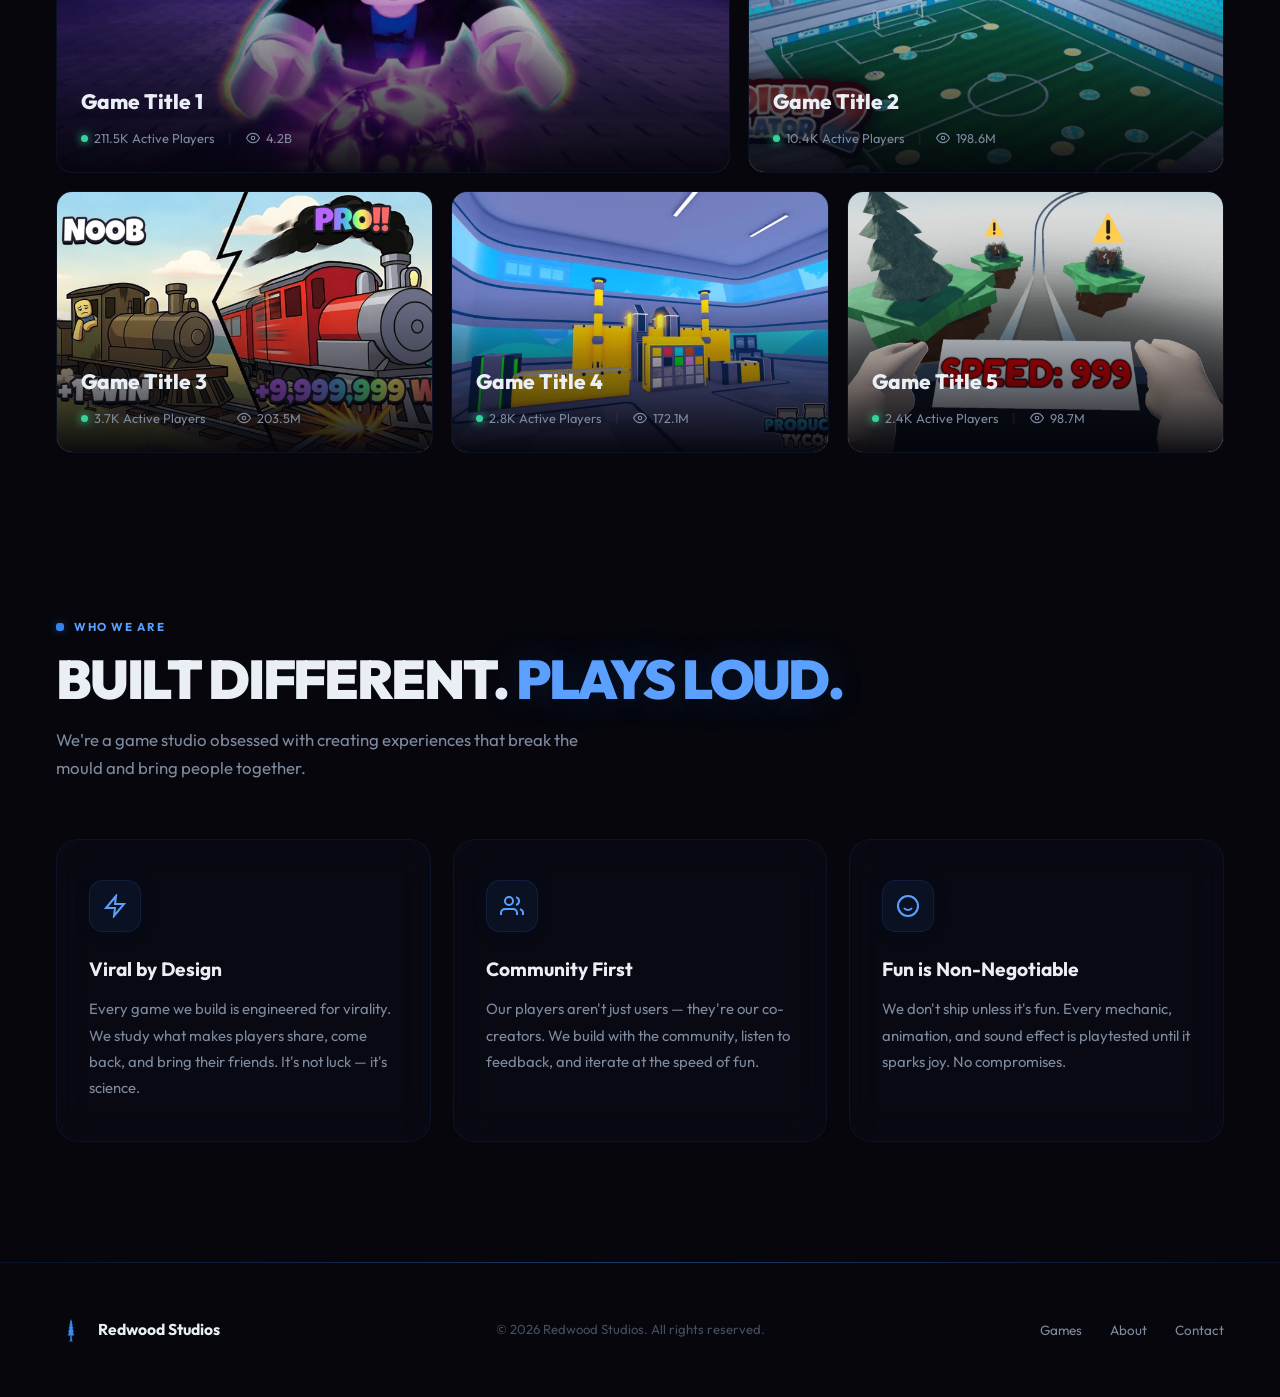
<file: index (4).html>
<!DOCTYPE html>
<html lang="en">
<head>
  <meta charset="UTF-8">
  <meta name="viewport" content="width=device-width, initial-scale=1.0">
  <title>Redwood Studios</title>
  <link rel="icon" href="logo.png" type="image/png">
  <link rel="stylesheet" href="styles.css">
</head>
<body>

  <!-- Navigation -->
  <nav class="nav">
    <a href="index.html" class="nav-brand">
      <img src="logo.png" alt="Redwood Studios">
      <span>REDWOOD <span class="brand-highlight">STUDIOS</span></span>
    </a>
    <ul class="nav-links">
      <li><a href="index.html" class="active">Home</a></li>
      <li><a href="games.html">Games</a></li>
      <li><a href="about.html">About</a></li>
      <li><a href="contact.html" class="nav-cta">Get in Touch</a></li>
    </ul>
    <button class="mobile-toggle" aria-label="Menu">
      <span></span><span></span><span></span>
    </button>
  </nav>

  <!-- Hero -->
  <section class="hero">
    <div class="hero-bg"></div>
    <div class="hero-content">
      <div class="hero-badge">System Operational</div>
      <h1>WE SET<br><span class="highlight">THE PACE.</span></h1>
      <p class="hero-subtitle">We don't follow the trend — we start the conversation.</p>
      <p class="hero-tagline">Viral games. Bold ideas. Community that plays loud.</p>
      <div class="hero-buttons">
        <a href="games.html" class="btn-primary">Play Our Games &rarr;</a>
        <a href="contact.html" class="btn-outline">Partner With Us</a>
      </div>
    </div>
  </section>

  <!-- Stats Bar -->
  <div class="stats-bar">
    <div class="stats-container">
      <div class="stat-item">
        <div class="stat-icon">
          <svg fill="none" stroke="currentColor" stroke-width="2" viewBox="0 0 24 24"><circle cx="12" cy="12" r="10"/><line x1="2" y1="12" x2="22" y2="12"/><path d="M12 2a15.3 15.3 0 0 1 4 10 15.3 15.3 0 0 1-4 10 15.3 15.3 0 0 1-4-10 15.3 15.3 0 0 1 4-10z"/></svg>
          Lifetime Visits
        </div>
        <div class="stat-value"><span class="counter" data-target="5.7" data-suffix="B+" data-decimals="1">0</span></div>
      </div>
      <div class="stat-item">
        <div class="stat-icon">
          <svg fill="none" stroke="currentColor" stroke-width="2" viewBox="0 0 24 24"><path d="M17 21v-2a4 4 0 0 0-4-4H5a4 4 0 0 0-4 4v2"/><circle cx="9" cy="7" r="4"/><path d="M23 21v-2a4 4 0 0 0-3-3.87"/><path d="M16 3.13a4 4 0 0 1 0 7.75"/></svg>
          Active CCU
        </div>
        <div class="stat-value"><span class="counter" data-target="235838" data-suffix="">0</span></div>
        <div class="stat-live">Live</div>
      </div>
      <div class="stat-item">
        <div class="stat-icon">
          <svg fill="none" stroke="currentColor" stroke-width="2" viewBox="0 0 24 24"><rect x="3" y="3" width="7" height="7"/><rect x="14" y="3" width="7" height="7"/><rect x="14" y="14" width="7" height="7"/><rect x="3" y="14" width="7" height="7"/></svg>
          Total Games
        </div>
        <div class="stat-value"><span class="counter" data-target="15" data-suffix="">0</span></div>
      </div>
      <div class="stat-item">
        <div class="stat-icon">
          <svg fill="none" stroke="currentColor" stroke-width="2" viewBox="0 0 24 24"><path d="M14 9V5a3 3 0 0 0-3-3l-4 9v11h11.28a2 2 0 0 0 2-1.7l1.38-9a2 2 0 0 0-2-2.3H14z"/><path d="M7 22H4a2 2 0 0 1-2-2v-7a2 2 0 0 1 2-2h3"/></svg>
          Likes
        </div>
        <div class="stat-value"><span class="counter" data-target="42" data-suffix="M+" data-decimals="0">0</span></div>
      </div>
      <div class="stat-item">
        <div class="stat-icon">
          <svg fill="none" stroke="currentColor" stroke-width="2" viewBox="0 0 24 24"><polygon points="12 2 15.09 8.26 22 9.27 17 14.14 18.18 21.02 12 17.77 5.82 21.02 7 14.14 2 9.27 8.91 8.26 12 2"/></svg>
          Favourites
        </div>
        <div class="stat-value"><span class="counter" data-target="18" data-suffix="M+" data-decimals="0">0</span></div>
      </div>
    </div>
  </div>

  <!-- Featured Games -->
  <section class="section">
    <div class="reveal">
      <div class="section-label">Featured Games</div>
      <h2 class="section-title">FEATURED <span class="highlight">GAMES</span></h2>
      <p class="section-subtitle">Highlights from our universe.</p>
    </div>

    <div class="featured-grid">
      <!-- Game 1 - Large -->
      <div class="game-card reveal">
        <img src="thumb1.png" alt="Game 1" class="game-thumb">
        <div class="game-badge">&#128081; #1 Most Played</div>
        <div class="game-overlay">
          <div class="game-name">Game Title 1</div>
          <div class="game-stats">
            <span class="game-stat-item"><span class="active-dot"></span> 211.5K Active Players</span>
            <span class="sep">|</span>
            <span class="game-stat-item">
              <svg width="14" height="14" fill="none" stroke="currentColor" stroke-width="2" viewBox="0 0 24 24"><path d="M1 12s4-8 11-8 11 8 11 8-4 8-11 8-11-8-11-8z"/><circle cx="12" cy="12" r="3"/></svg>
              4.2B
            </span>
          </div>
        </div>
      </div>

      <!-- Game 2 -->
      <div class="game-card reveal">
        <img src="thumb2.png" alt="Game 2" class="game-thumb">
        <div class="game-overlay">
          <div class="game-name">Game Title 2</div>
          <div class="game-stats">
            <span class="game-stat-item"><span class="active-dot"></span> 10.4K Active Players</span>
            <span class="sep">|</span>
            <span class="game-stat-item">
              <svg width="14" height="14" fill="none" stroke="currentColor" stroke-width="2" viewBox="0 0 24 24"><path d="M1 12s4-8 11-8 11 8 11 8-4 8-11 8-11-8-11-8z"/><circle cx="12" cy="12" r="3"/></svg>
              198.6M
            </span>
          </div>
        </div>
      </div>

      <!-- Game 3 -->
      <div class="game-card reveal">
        <img src="thumb3.png" alt="Game 3" class="game-thumb">
        <div class="game-overlay">
          <div class="game-name">Game Title 3</div>
          <div class="game-stats">
            <span class="game-stat-item"><span class="active-dot"></span> 3.7K Active Players</span>
            <span class="sep">|</span>
            <span class="game-stat-item">
              <svg width="14" height="14" fill="none" stroke="currentColor" stroke-width="2" viewBox="0 0 24 24"><path d="M1 12s4-8 11-8 11 8 11 8-4 8-11 8-11-8-11-8z"/><circle cx="12" cy="12" r="3"/></svg>
              203.5M
            </span>
          </div>
        </div>
      </div>

      <!-- Game 4 -->
      <div class="game-card reveal">
        <img src="thumb4.png" alt="Game 4" class="game-thumb">
        <div class="game-overlay">
          <div class="game-name">Game Title 4</div>
          <div class="game-stats">
            <span class="game-stat-item"><span class="active-dot"></span> 2.8K Active Players</span>
            <span class="sep">|</span>
            <span class="game-stat-item">
              <svg width="14" height="14" fill="none" stroke="currentColor" stroke-width="2" viewBox="0 0 24 24"><path d="M1 12s4-8 11-8 11 8 11 8-4 8-11 8-11-8-11-8z"/><circle cx="12" cy="12" r="3"/></svg>
              172.1M
            </span>
          </div>
        </div>
      </div>

      <!-- Game 5 -->
      <div class="game-card reveal">
        <img src="thumb5.png" alt="Game 5" class="game-thumb">
        <div class="game-overlay">
          <div class="game-name">Game Title 5</div>
          <div class="game-stats">
            <span class="game-stat-item"><span class="active-dot"></span> 2.4K Active Players</span>
            <span class="sep">|</span>
            <span class="game-stat-item">
              <svg width="14" height="14" fill="none" stroke="currentColor" stroke-width="2" viewBox="0 0 24 24"><path d="M1 12s4-8 11-8 11 8 11 8-4 8-11 8-11-8-11-8z"/><circle cx="12" cy="12" r="3"/></svg>
              98.7M
            </span>
          </div>
        </div>
      </div>
    </div>
  </section>

  <!-- Who We Are -->
  <section class="section" style="padding-top: 40px;">
    <div class="reveal">
      <div class="section-label">Who We Are</div>
      <h2 class="section-title">BUILT DIFFERENT. <span class="highlight">PLAYS LOUD.</span></h2>
      <p class="section-subtitle">We're a game studio obsessed with creating experiences that break the mould and bring people together.</p>
    </div>

    <div class="about-cards">
      <div class="glass-card reveal">
        <div class="card-icon">
          <svg width="24" height="24" fill="none" stroke="currentColor" stroke-width="2" viewBox="0 0 24 24"><polygon points="13 2 3 14 12 14 11 22 21 10 12 10 13 2"/></svg>
        </div>
        <h3>Viral by Design</h3>
        <p>Every game we build is engineered for virality. We study what makes players share, come back, and bring their friends. It's not luck — it's science.</p>
      </div>

      <div class="glass-card reveal">
        <div class="card-icon">
          <svg width="24" height="24" fill="none" stroke="currentColor" stroke-width="2" viewBox="0 0 24 24"><path d="M17 21v-2a4 4 0 0 0-4-4H5a4 4 0 0 0-4 4v2"/><circle cx="9" cy="7" r="4"/><path d="M23 21v-2a4 4 0 0 0-3-3.87"/><path d="M16 3.13a4 4 0 0 1 0 7.75"/></svg>
        </div>
        <h3>Community First</h3>
        <p>Our players aren't just users — they're our co-creators. We build with the community, listen to feedback, and iterate at the speed of fun.</p>
      </div>

      <div class="glass-card reveal">
        <div class="card-icon">
          <svg width="24" height="24" fill="none" stroke="currentColor" stroke-width="2" viewBox="0 0 24 24"><circle cx="12" cy="12" r="10"/><path d="M8 14s1.5 2 4 2 4-2 4-2"/><line x1="9" y1="9" x2="9.01" y2="9"/><line x1="15" y1="9" x2="15.01" y2="9"/></svg>
        </div>
        <h3>Fun is Non-Negotiable</h3>
        <p>We don't ship unless it's fun. Every mechanic, animation, and sound effect is playtested until it sparks joy. No compromises.</p>
      </div>
    </div>
  </section>

  <!-- Footer -->
  <footer class="footer">
    <div class="footer-brand">
      <img src="logo.png" alt="Redwood Studios">
      <span>Redwood Studios</span>
    </div>
    <p class="footer-copy">&copy; 2026 Redwood Studios. All rights reserved.</p>
    <ul class="footer-links">
      <li><a href="games.html">Games</a></li>
      <li><a href="about.html">About</a></li>
      <li><a href="contact.html">Contact</a></li>
    </ul>
  </footer>

  <script src="script.js"></script>
</body>
</html>
</file>
<file: styles.css>
@import url('https://fonts.googleapis.com/css2?family=Outfit:wght@300;400;500;600;700;800;900&family=JetBrains+Mono:wght@400;500;600&display=swap');

*, *::before, *::after { margin: 0; padding: 0; box-sizing: border-box; }

:root {
  --bg-primary: #06060c;
  --bg-secondary: #0a0a14;
  --bg-card: rgba(12, 14, 28, 0.6);
  --bg-glass: rgba(10, 12, 24, 0.5);
  --border-subtle: rgba(56, 130, 235, 0.1);
  --border-glow: rgba(56, 130, 235, 0.35);
  --border-bright: rgba(92, 160, 255, 0.5);
  --blue-primary: #3882eb;
  --blue-bright: #5ca0ff;
  --blue-dim: #2a5fad;
  --blue-glow: rgba(56, 130, 235, 0.4);
  --green-active: #34d399;
  --text-primary: #eaeff6;
  --text-secondary: #7e8a9e;
  --text-muted: #454e62;
  --font-display: 'Outfit', sans-serif;
  --font-mono: 'JetBrains Mono', monospace;
  --radius-sm: 10px;
  --radius-md: 16px;
  --radius-lg: 22px;
  --ease-out: cubic-bezier(0.25, 0.46, 0.45, 0.94);
}

html { scroll-behavior: smooth; }

body {
  font-family: var(--font-display);
  background: var(--bg-primary);
  color: var(--text-primary);
  line-height: 1.6;
  overflow-x: hidden;
  -webkit-font-smoothing: antialiased;
}

a { text-decoration: none; color: inherit; }
img { max-width: 100%; display: block; }
button { cursor: pointer; font-family: inherit; border: none; }

/* Grain */
body::after {
  content: '';
  position: fixed;
  inset: 0;
  background-image: url("data:image/svg+xml,%3Csvg viewBox='0 0 512 512' xmlns='http://www.w3.org/2000/svg'%3E%3Cfilter id='n'%3E%3CfeTurbulence type='fractalNoise' baseFrequency='0.75' numOctaves='4' stitchTiles='stitch'/%3E%3C/filter%3E%3Crect width='100%25' height='100%25' filter='url(%23n)' opacity='0.035'/%3E%3C/svg%3E");
  pointer-events: none;
  z-index: 9999;
}
/* Scanlines */
body::before {
  content: '';
  position: fixed;
  inset: 0;
  background: repeating-linear-gradient(0deg, transparent, transparent 2px, rgba(0,0,0,0.02) 2px, rgba(0,0,0,0.02) 4px);
  pointer-events: none;
  z-index: 9998;
}

/* Grid lines bg */
.grid-texture {
  position: fixed;
  inset: 0;
  background-image:
    linear-gradient(rgba(56,130,235,0.018) 1px, transparent 1px),
    linear-gradient(90deg, rgba(56,130,235,0.018) 1px, transparent 1px);
  background-size: 60px 60px;
  pointer-events: none;
  z-index: 0;
}

/* ── NAV ── */
.nav {
  position: fixed; top: 0; left: 0; right: 0; z-index: 1000;
  padding: 0 56px; height: 76px;
  display: flex; align-items: center; justify-content: space-between;
  background: rgba(6,6,12,0.6);
  backdrop-filter: blur(24px) saturate(1.4);
  border-bottom: 1px solid var(--border-subtle);
}
.nav-brand { display: flex; align-items: center; gap: 14px; font-weight: 800; font-size: 1.2rem; letter-spacing: -0.02em; }
.nav-brand img { width: 38px; height: 38px; border-radius: 10px; }
.nav-brand .brand-highlight { color: var(--blue-bright); }
.nav-links { display: flex; align-items: center; gap: 6px; list-style: none; }
.nav-links a { padding: 9px 20px; border-radius: 10px; font-size: 0.85rem; font-weight: 500; color: var(--text-secondary); letter-spacing: 0.04em; text-transform: uppercase; transition: all 0.25s; position: relative; }
.nav-links a:hover { color: var(--text-primary); background: rgba(56,130,235,0.06); }
.nav-links a.active { color: var(--blue-bright); }
.nav-links a.active::after { content: ''; position: absolute; bottom: 2px; left: 50%; transform: translateX(-50%); width: 20px; height: 2px; background: var(--blue-bright); border-radius: 2px; box-shadow: 0 0 8px var(--blue-glow); }
.nav-cta { padding: 10px 24px !important; background: var(--blue-primary) !important; color: #fff !important; border-radius: 10px !important; font-weight: 600 !important; box-shadow: 0 0 20px rgba(56,130,235,0.2), inset 0 1px 0 rgba(255,255,255,0.1); transition: all 0.3s !important; }
.nav-cta:hover { background: var(--blue-bright) !important; transform: translateY(-2px) !important; box-shadow: 0 4px 30px rgba(56,130,235,0.4) !important; }
.nav-cta::after { display: none !important; }
.mobile-toggle { display: none; flex-direction: column; gap: 5px; background: none; padding: 4px; }
.mobile-toggle span { display: block; width: 24px; height: 2px; background: var(--text-secondary); border-radius: 2px; }

/* ── HERO ── */
.hero { position: relative; min-height: 100vh; display: flex; flex-direction: column; justify-content: center; padding: 140px 80px 80px; overflow: hidden; }
.hero-bg { position: absolute; inset: 0; background: radial-gradient(ellipse 90% 70% at 65% 20%, rgba(56,130,235,0.14), transparent 60%), radial-gradient(ellipse 50% 40% at 15% 80%, rgba(42,95,173,0.08), transparent), radial-gradient(ellipse 40% 35% at 85% 75%, rgba(56,130,235,0.06), transparent), linear-gradient(180deg, var(--bg-primary), var(--bg-secondary)); z-index: 0; }
.hero-bg::before { content: ''; position: absolute; top: 5%; right: 10%; width: 600px; height: 600px; background: radial-gradient(circle, rgba(56,130,235,0.08), transparent 65%); border-radius: 50%; animation: float-orb 8s ease-in-out infinite; }
.hero-bg::after { content: ''; position: absolute; bottom: 10%; left: 5%; width: 400px; height: 400px; background: radial-gradient(circle, rgba(92,160,255,0.05), transparent 65%); border-radius: 50%; animation: float-orb 10s ease-in-out infinite reverse; }
@keyframes float-orb { 0%,100% { transform: translate(0,0) scale(1); opacity: 0.6; } 33% { transform: translate(30px,-20px) scale(1.05); opacity: 1; } 66% { transform: translate(-15px,15px) scale(0.97); opacity: 0.8; } }

.hero-inner { position: relative; z-index: 1; display: flex; align-items: center; justify-content: center; gap: 80px; width: 100%; max-width: 1360px; margin: 0 auto; }
.hero-content { max-width: 540px; flex-shrink: 0; }

/* ── 3D CARD CAROUSEL ── */
.hero-carousel {
  flex: 1;
  max-width: 500px;
  display: flex;
  flex-direction: column;
  align-items: center;
  justify-content: center;
  animation: fade-up 0.9s ease-out 0.6s both;
}

.carousel-stage {
  position: relative;
  width: 460px;
  height: 540px;
  perspective: 1200px;
}

.carousel-card {
  position: absolute;
  width: 380px;
  height: 480px;
  border-radius: 22px;
  overflow: hidden;
  border: 1px solid var(--border-subtle);
  background: var(--bg-secondary);
  transition: all 0.65s cubic-bezier(0.4, 0, 0.2, 1);
  cursor: pointer;
  left: 50%;
  top: 50%;
  transform-origin: center center;
  /* Default: hidden behind stack */
  transform: translate(-50%, -50%) scale(0.7) rotateY(10deg) translateZ(-200px);
  opacity: 0;
  z-index: 0;
  box-shadow: 0 8px 32px rgba(0,0,0,0.3);
  pointer-events: none;
}

.carousel-card img {
  width: 100%;
  height: 100%;
  object-fit: cover;
}

.carousel-card-info {
  position: absolute;
  bottom: 0;
  left: 0;
  right: 0;
  padding: 20px;
  background: linear-gradient(0deg, rgba(4,4,10,0.95) 0%, transparent 100%);
}

.carousel-card-name {
  font-size: 1.05rem;
  font-weight: 700;
  margin-bottom: 4px;
}

.carousel-card-sub {
  font-size: 0.78rem;
  color: var(--green-active);
  display: flex;
  align-items: center;
  gap: 6px;
}
.carousel-card-sub::before {
  content: '';
  width: 6px;
  height: 6px;
  background: var(--green-active);
  border-radius: 50%;
  box-shadow: 0 0 8px var(--green-active);
  animation: blink-dot 2s ease-in-out infinite;
}

/* Stack positions */
.carousel-card[data-pos="0"] {
  transform: translate(-50%, -50%) scale(1) rotateY(0deg) translateZ(0px);
  opacity: 1;
  z-index: 5;
  pointer-events: auto;
  border-color: var(--border-glow);
  box-shadow: 0 16px 56px rgba(0,0,0,0.5), 0 0 40px rgba(56,130,235,0.1);
}

.carousel-card[data-pos="1"] {
  transform: translate(-50%, -48%) scale(0.88) rotateY(4deg) translateZ(-60px) translateX(16px);
  opacity: 0.65;
  z-index: 4;
  pointer-events: none;
  filter: brightness(0.6);
}

.carousel-card[data-pos="2"] {
  transform: translate(-50%, -46%) scale(0.76) rotateY(7deg) translateZ(-120px) translateX(32px);
  opacity: 0.4;
  z-index: 3;
  pointer-events: none;
  filter: brightness(0.35);
}

.carousel-card[data-pos="3"],
.carousel-card[data-pos="4"] {
  transform: translate(-50%, -50%) scale(0.65) translateZ(-180px);
  opacity: 0;
  z-index: 1;
  pointer-events: none;
}

/* Glow behind active card */
.carousel-stage::before {
  content: '';
  position: absolute;
  top: 50%;
  left: 50%;
  transform: translate(-50%, -50%);
  width: 400px;
  height: 500px;
  background: radial-gradient(ellipse, rgba(56,130,235,0.12) 0%, transparent 70%);
  border-radius: 50%;
  z-index: 0;
  pointer-events: none;
  animation: float-orb 6s ease-in-out infinite;
}

/* Dots */
.carousel-dots {
  display: flex;
  gap: 10px;
  margin-top: 16px;
}

.carousel-dot {
  width: 32px;
  height: 32px;
  border-radius: 50%;
  background: rgba(255,255,255,0.08);
  border: 1px solid rgba(255,255,255,0.1);
  color: var(--text-muted);
  font-size: 0.72rem;
  font-weight: 600;
  font-family: var(--font-display);
  display: flex;
  align-items: center;
  justify-content: center;
  transition: all 0.35s var(--ease-out);
  position: relative;
}
.carousel-dot::after {
  content: attr(data-goto);
  /* show number: we use a counter approach instead */
}
.carousel-dot:nth-child(1)::after { content: '1'; }
.carousel-dot:nth-child(2)::after { content: '2'; }
.carousel-dot:nth-child(3)::after { content: '3'; }
.carousel-dot:nth-child(4)::after { content: '4'; }
.carousel-dot:nth-child(5)::after { content: '5'; }

.carousel-dot:hover {
  background: rgba(56,130,235,0.15);
  border-color: rgba(56,130,235,0.3);
  color: var(--text-primary);
}
.carousel-dot.active {
  background: var(--blue-primary);
  border-color: var(--blue-bright);
  color: #fff;
  box-shadow: 0 0 16px rgba(56,130,235,0.4);
  transform: scale(1.1);
}
.hero-badge { display: inline-flex; align-items: center; gap: 10px; padding: 8px 20px; background: rgba(52,211,153,0.06); border: 1px solid rgba(52,211,153,0.18); border-radius: 100px; font-size: 0.78rem; font-weight: 600; color: var(--green-active); text-transform: uppercase; letter-spacing: 0.1em; margin-bottom: 44px; animation: fade-down 0.6s ease-out; box-shadow: 0 0 20px rgba(52,211,153,0.06); }
.hero-badge::before { content: ''; width: 8px; height: 8px; background: var(--green-active); border-radius: 50%; box-shadow: 0 0 10px var(--green-active); animation: blink-dot 2s ease-in-out infinite; }
@keyframes blink-dot { 0%,100% { opacity: 1; } 50% { opacity: 0.3; } }

.hero h1 { font-size: clamp(4.5rem, 10vw, 8rem); font-weight: 900; line-height: 0.92; letter-spacing: -0.055em; margin-bottom: 36px; animation: hero-text-in 0.8s ease-out 0.1s both; }
.hero h1 .highlight { color: var(--blue-bright); text-shadow: 0 0 60px rgba(56,130,235,0.3), 0 0 120px rgba(56,130,235,0.1); }
@keyframes hero-text-in { from { opacity: 0; transform: translateY(50px) skewY(2deg); } to { opacity: 1; transform: translateY(0) skewY(0); } }

.hero-subtitle { font-size: 1.25rem; color: var(--text-secondary); max-width: 540px; line-height: 1.7; margin-bottom: 14px; animation: fade-up 0.7s ease-out 0.3s both; }
.hero-tagline { font-size: 1.2rem; font-weight: 700; color: var(--text-primary); margin-bottom: 48px; animation: fade-up 0.7s ease-out 0.4s both; }
.hero-buttons { display: flex; gap: 16px; animation: fade-up 0.7s ease-out 0.5s both; }

.btn-primary { display: inline-flex; align-items: center; gap: 10px; padding: 16px 34px; background: linear-gradient(135deg, var(--blue-primary), var(--blue-bright)); color: #fff; font-weight: 700; font-size: 0.95rem; border-radius: var(--radius-sm); transition: all 0.3s; box-shadow: 0 4px 24px rgba(56,130,235,0.3), inset 0 1px 0 rgba(255,255,255,0.15); position: relative; overflow: hidden; }
.btn-primary::before { content: ''; position: absolute; inset: 0; background: linear-gradient(135deg, transparent 40%, rgba(255,255,255,0.12) 50%, transparent 60%); transform: translateX(-100%); transition: transform 0.6s; }
.btn-primary:hover::before { transform: translateX(100%); }
.btn-primary:hover { transform: translateY(-3px); box-shadow: 0 8px 40px rgba(56,130,235,0.45); }

.btn-outline { display: inline-flex; align-items: center; gap: 10px; padding: 16px 34px; background: rgba(56,130,235,0.04); color: var(--text-primary); font-weight: 700; font-size: 0.95rem; border-radius: var(--radius-sm); border: 1px solid var(--border-glow); transition: all 0.3s; }
.btn-outline:hover { background: rgba(56,130,235,0.1); border-color: var(--blue-bright); transform: translateY(-3px); box-shadow: 0 8px 30px rgba(56,130,235,0.15); }

/* ── STATS BAR ── */
.stats-bar { padding: 0 56px; position: relative; z-index: 1; margin-top: -10px; }
.stats-container { display: grid; grid-template-columns: repeat(5, 1fr); gap: 1px; background: var(--border-subtle); border-radius: var(--radius-lg); overflow: hidden; border: 1px solid var(--border-subtle); box-shadow: 0 8px 48px rgba(0,0,0,0.4), 0 0 60px rgba(56,130,235,0.05); }
.stat-item { background: var(--bg-glass); backdrop-filter: blur(16px); padding: 32px 28px; text-align: center; position: relative; transition: all 0.35s; overflow: hidden; }
.stat-item::before { content: ''; position: absolute; inset: 0; background: radial-gradient(circle at 50% 0%, rgba(56,130,235,0.06), transparent 70%); opacity: 0; transition: opacity 0.35s; }
.stat-item:hover::before { opacity: 1; }
.stat-item:hover { background: rgba(14,18,34,0.7); }
.stat-icon { display: inline-flex; align-items: center; gap: 7px; font-size: 0.7rem; font-weight: 600; color: var(--text-muted); text-transform: uppercase; letter-spacing: 0.1em; margin-bottom: 10px; }
.stat-icon svg { width: 15px; height: 15px; opacity: 0.45; }
.stat-value { font-size: 2.2rem; font-weight: 800; font-family: var(--font-mono); letter-spacing: -0.03em; }
.stat-value .suffix { color: var(--blue-bright); }
.stat-live { display: inline-flex; align-items: center; gap: 5px; margin-top: 8px; padding: 3px 12px; background: rgba(52,211,153,0.08); border: 1px solid rgba(52,211,153,0.12); border-radius: 100px; font-size: 0.65rem; font-weight: 700; color: var(--green-active); text-transform: uppercase; letter-spacing: 0.1em; }
.stat-live::before { content: ''; width: 5px; height: 5px; background: var(--green-active); border-radius: 50%; box-shadow: 0 0 8px var(--green-active); animation: blink-dot 2s ease-in-out infinite; }

/* ── 3D MARQUEE ── */
.marquee-section { padding: 80px 0 40px; overflow: hidden; position: relative; }
.marquee-section::before { content: ''; position: absolute; top: 0; left: 0; right: 0; height: 100px; background: linear-gradient(180deg, var(--bg-primary), transparent); z-index: 2; pointer-events: none; }
.marquee-section::after { content: ''; position: absolute; bottom: 0; left: 0; right: 0; height: 100px; background: linear-gradient(0deg, var(--bg-primary), transparent); z-index: 2; pointer-events: none; }
.marquee-fade-left, .marquee-fade-right { position: absolute; top: 0; bottom: 0; width: 200px; z-index: 3; pointer-events: none; }
.marquee-fade-left { left: 0; background: linear-gradient(90deg, var(--bg-primary), transparent); }
.marquee-fade-right { right: 0; background: linear-gradient(270deg, var(--bg-primary), transparent); }

.marquee-wrapper { perspective: 1000px; padding: 30px 0; }
.marquee-track { display: flex; gap: 20px; width: max-content; animation: marquee-scroll 45s linear infinite; transform: rotateX(8deg) rotateY(-5deg) rotateZ(1.5deg); transform-origin: center center; }
.marquee-track:hover { animation-play-state: paused; }
@keyframes marquee-scroll { 0% { transform: translateX(0) rotateX(8deg) rotateY(-5deg) rotateZ(1.5deg); } 100% { transform: translateX(-50%) rotateX(8deg) rotateY(-5deg) rotateZ(1.5deg); } }

.marquee-track-reverse { animation-direction: reverse; margin-top: 20px; }

.marquee-card { flex-shrink: 0; width: 280px; height: 195px; border-radius: var(--radius-md); overflow: hidden; border: 1px solid var(--border-subtle); position: relative; transition: all 0.4s; box-shadow: 0 8px 32px rgba(0,0,0,0.5); }
.marquee-card:hover { transform: scale(1.1) translateY(-10px); border-color: var(--border-bright); box-shadow: 0 20px 56px rgba(0,0,0,0.6), 0 0 40px var(--blue-glow); z-index: 10; }
.marquee-card img { width: 100%; height: 100%; object-fit: cover; transition: transform 0.5s; }
.marquee-card:hover img { transform: scale(1.12); }
.marquee-card .m-overlay { position: absolute; inset: 0; background: linear-gradient(0deg, rgba(6,6,12,0.92) 0%, transparent 50%); padding: 16px; display: flex; flex-direction: column; justify-content: flex-end; opacity: 0; transition: opacity 0.3s; }
.marquee-card:hover .m-overlay { opacity: 1; }
.marquee-card .m-name { font-size: 0.9rem; font-weight: 700; }
.marquee-card .m-stats { font-size: 0.7rem; color: var(--text-secondary); display: flex; align-items: center; gap: 6px; margin-top: 4px; }

/* ── SECTIONS ── */
.section { padding: 120px 56px; position: relative; }
.section-label { display: inline-flex; align-items: center; gap: 10px; font-size: 0.72rem; font-weight: 700; color: var(--blue-bright); text-transform: uppercase; letter-spacing: 0.14em; margin-bottom: 14px; }
.section-label::before { content: ''; width: 8px; height: 8px; background: var(--blue-primary); border-radius: 3px; box-shadow: 0 0 10px var(--blue-glow); }
.section-title { font-size: clamp(2.2rem, 4.5vw, 3.4rem); font-weight: 900; letter-spacing: -0.04em; margin-bottom: 18px; line-height: 1.05; }
.section-title .highlight { color: var(--blue-bright); text-shadow: 0 0 40px rgba(56,130,235,0.2); }
.section-subtitle { color: var(--text-secondary); font-size: 1.05rem; max-width: 540px; margin-bottom: 56px; line-height: 1.7; }

/* ── FEATURED GAMES ── */
.featured-grid { display: grid; grid-template-columns: repeat(12, 1fr); grid-template-rows: auto auto; gap: 18px; }
.game-card { position: relative; border-radius: var(--radius-md); overflow: hidden; border: 1px solid var(--border-subtle); transition: all 0.45s; cursor: pointer; }
.game-card::after { content: ''; position: absolute; inset: 0; border-radius: inherit; box-shadow: inset 0 0 0 1px transparent; transition: box-shadow 0.45s; pointer-events: none; z-index: 3; }
.game-card:hover { border-color: var(--border-glow); transform: translateY(-6px) scale(1.01); box-shadow: 0 24px 64px rgba(0,0,0,0.5), 0 0 50px rgba(56,130,235,0.1); }
.game-card:hover::after { box-shadow: inset 0 0 0 1px var(--border-glow); }
.game-card:nth-child(1) { grid-column: span 7; }
.game-card:nth-child(2) { grid-column: span 5; }
.game-card:nth-child(3) { grid-column: span 4; }
.game-card:nth-child(4) { grid-column: span 4; }
.game-card:nth-child(5) { grid-column: span 4; }

.game-card .game-thumb { width: 100%; height: 100%; min-height: 260px; object-fit: cover; transition: transform 0.6s; }
.game-card:nth-child(1) .game-thumb { min-height: 380px; }
.game-card:hover .game-thumb { transform: scale(1.06); }
.game-card .game-overlay { position: absolute; inset: 0; background: linear-gradient(0deg, rgba(4,4,10,0.95) 0%, rgba(4,4,10,0.3) 40%, rgba(4,4,10,0) 60%); padding: 24px; display: flex; flex-direction: column; justify-content: flex-end; }
.game-card .game-name { font-size: 1.3rem; font-weight: 800; margin-bottom: 10px; }
.game-card .game-stats { display: flex; align-items: center; gap: 14px; font-size: 0.8rem; color: var(--text-secondary); }
.game-stat-item { display: flex; align-items: center; gap: 6px; }
.active-dot { width: 7px; height: 7px; background: var(--green-active); border-radius: 50%; box-shadow: 0 0 8px var(--green-active), 0 0 16px rgba(52,211,153,0.3); animation: blink-dot 2s ease-in-out infinite; }
.game-stats .sep { color: var(--text-muted); opacity: 0.3; }
.game-badge { position: absolute; top: 16px; right: 16px; display: inline-flex; align-items: center; gap: 7px; padding: 6px 14px; background: rgba(6,6,12,0.7); backdrop-filter: blur(12px); border: 1px solid rgba(255,215,0,0.2); border-radius: 10px; font-size: 0.7rem; font-weight: 700; color: #ffd700; text-transform: uppercase; letter-spacing: 0.06em; box-shadow: 0 0 20px rgba(255,215,0,0.08); z-index: 3; }

/* ── GLASS CARDS ── */
.about-cards { display: grid; grid-template-columns: repeat(3, 1fr); gap: 22px; }
.glass-card { background: var(--bg-glass); backdrop-filter: blur(20px); border: 1px solid var(--border-subtle); border-radius: var(--radius-lg); padding: 40px 32px; transition: all 0.4s; position: relative; overflow: hidden; }
.glass-card::before { content: ''; position: absolute; top: 0; left: 0; right: 0; height: 1px; background: linear-gradient(90deg, transparent, rgba(56,130,235,0.3), transparent); opacity: 0; transition: opacity 0.4s; }
.glass-card:hover { border-color: var(--border-glow); transform: translateY(-6px); box-shadow: 0 20px 56px rgba(0,0,0,0.35), 0 0 40px rgba(56,130,235,0.06); }
.glass-card:hover::before { opacity: 1; }
.glass-card .card-icon { width: 52px; height: 52px; display: flex; align-items: center; justify-content: center; background: rgba(56,130,235,0.08); border: 1px solid rgba(56,130,235,0.12); border-radius: 14px; margin-bottom: 22px; color: var(--blue-bright); box-shadow: 0 0 20px rgba(56,130,235,0.06); }
.glass-card h3 { font-size: 1.2rem; font-weight: 700; margin-bottom: 12px; }
.glass-card p { color: var(--text-secondary); font-size: 0.93rem; line-height: 1.75; }

.section-divider { width: 100%; height: 1px; background: linear-gradient(90deg, transparent, var(--border-glow) 50%, transparent); }

/* ── GAMES PAGE ── */
.games-header { padding: 130px 56px 44px; }
.games-header .back-link { display: inline-flex; align-items: center; gap: 8px; color: var(--text-secondary); font-size: 0.85rem; margin-bottom: 36px; transition: all 0.25s; padding: 6px 14px; border-radius: 8px; }
.games-header .back-link:hover { color: var(--text-primary); background: rgba(56,130,235,0.06); }
.games-count { color: var(--text-muted); font-size: 0.78rem; font-weight: 600; letter-spacing: 0.1em; text-transform: uppercase; margin-top: 10px; }
.search-bar { margin-top: 28px; max-width: 400px; position: relative; }
.search-bar input { width: 100%; padding: 14px 18px 14px 46px; background: var(--bg-glass); backdrop-filter: blur(12px); border: 1px solid var(--border-subtle); border-radius: var(--radius-sm); color: var(--text-primary); font-family: var(--font-display); font-size: 0.92rem; outline: none; transition: all 0.3s; }
.search-bar input::placeholder { color: var(--text-muted); }
.search-bar input:focus { border-color: var(--border-glow); box-shadow: 0 0 24px rgba(56,130,235,0.08); }
.search-bar svg { position: absolute; left: 16px; top: 50%; transform: translateY(-50%); width: 17px; height: 17px; color: var(--text-muted); }

.games-grid { display: grid; grid-template-columns: repeat(4, 1fr); gap: 20px; padding: 24px 56px 120px; }
.catalog-card { position: relative; border-radius: var(--radius-md); overflow: hidden; border: 1px solid var(--border-subtle); transition: all 0.4s; cursor: pointer; aspect-ratio: 1; }
.catalog-card:hover { border-color: var(--border-glow); transform: translateY(-6px); box-shadow: 0 20px 56px rgba(0,0,0,0.5), 0 0 40px rgba(56,130,235,0.08); }
.catalog-card .cat-thumb { width: 100%; height: 100%; object-fit: cover; transition: transform 0.5s; }
.catalog-card:hover .cat-thumb { transform: scale(1.07); }
.catalog-card .cat-overlay { position: absolute; inset: 0; background: linear-gradient(0deg, rgba(4,4,10,0.95) 0%, rgba(4,4,10,0) 45%); padding: 20px; display: flex; flex-direction: column; justify-content: flex-end; }
.catalog-card .cat-name { font-size: 1.05rem; font-weight: 700; margin-bottom: 10px; }
.catalog-card .cat-stats { display: flex; align-items: center; gap: 12px; font-size: 0.74rem; color: var(--text-secondary); flex-wrap: wrap; }
.cat-stat-badge { display: inline-flex; align-items: center; gap: 5px; padding: 4px 10px; background: rgba(52,211,153,0.08); border: 1px solid rgba(52,211,153,0.12); border-radius: 8px; color: var(--green-active); font-weight: 600; }

/* ── ABOUT PAGE ── */
.about-hero { padding: 150px 56px 80px; text-align: center; position: relative; }
.about-hero::before { content: ''; position: absolute; top: 60px; left: 50%; transform: translateX(-50%); width: 700px; height: 500px; background: radial-gradient(circle, rgba(56,130,235,0.1), transparent 65%); pointer-events: none; }
.about-hero h1 { font-size: clamp(2.8rem, 6vw, 4.5rem); font-weight: 900; letter-spacing: -0.04em; margin-bottom: 24px; position: relative; }
.about-hero p { color: var(--text-secondary); max-width: 620px; margin: 0 auto 56px; font-size: 1.15rem; line-height: 1.75; position: relative; }

.about-section { padding: 60px 56px; }
.about-grid { display: grid; grid-template-columns: 1fr 1fr; gap: 56px; align-items: center; margin-bottom: 100px; }
.about-text h2 { font-size: 2rem; font-weight: 800; margin-bottom: 20px; letter-spacing: -0.03em; line-height: 1.1; }
.about-text p { color: var(--text-secondary); line-height: 1.8; margin-bottom: 16px; font-size: 1rem; }
.about-visual { background: var(--bg-glass); border: 1px solid var(--border-subtle); border-radius: var(--radius-lg); padding: 56px; display: flex; align-items: center; justify-content: center; min-height: 320px; position: relative; overflow: hidden; }
.about-visual::before { content: ''; position: absolute; inset: 0; background: radial-gradient(circle at 30% 40%, rgba(56,130,235,0.06), transparent 60%); }

.values-grid { display: grid; grid-template-columns: repeat(3, 1fr); gap: 22px; margin-top: 56px; }
.value-card { background: var(--bg-glass); backdrop-filter: blur(20px); border: 1px solid var(--border-subtle); border-radius: var(--radius-lg); padding: 36px 30px; transition: all 0.4s; position: relative; overflow: hidden; }
.value-card::after { content: ''; position: absolute; top: -40px; right: -40px; width: 120px; height: 120px; background: radial-gradient(circle, rgba(56,130,235,0.06), transparent 70%); border-radius: 50%; transition: all 0.4s; }
.value-card:hover { border-color: var(--border-glow); transform: translateY(-5px); box-shadow: 0 16px 48px rgba(0,0,0,0.3); }
.value-card:hover::after { transform: scale(1.5); }
.value-number { font-family: var(--font-mono); font-size: 0.75rem; color: var(--blue-dim); margin-bottom: 16px; letter-spacing: 0.05em; }
.value-card h3 { font-size: 1.15rem; font-weight: 700; margin-bottom: 12px; }
.value-card p { color: var(--text-secondary); font-size: 0.9rem; line-height: 1.75; }

/* ── CONTACT PAGE ── */
.contact-hero { padding: 150px 56px 64px; text-align: center; position: relative; }
.contact-content { padding: 0 56px 120px; display: grid; grid-template-columns: 1fr 1fr; gap: 44px; max-width: 1060px; margin: 0 auto; }
.contact-info { display: flex; flex-direction: column; gap: 20px; }
.contact-card { background: var(--bg-glass); backdrop-filter: blur(20px); border: 1px solid var(--border-subtle); border-radius: var(--radius-lg); padding: 28px 26px; display: flex; align-items: flex-start; gap: 18px; transition: all 0.4s; }
.contact-card:hover { border-color: var(--border-glow); transform: translateY(-4px); box-shadow: 0 16px 48px rgba(0,0,0,0.3), 0 0 24px rgba(56,130,235,0.05); }
.contact-card-icon { width: 48px; height: 48px; min-width: 48px; display: flex; align-items: center; justify-content: center; background: rgba(56,130,235,0.08); border: 1px solid rgba(56,130,235,0.12); border-radius: 12px; color: var(--blue-bright); box-shadow: 0 0 16px rgba(56,130,235,0.06); }
.contact-card h3 { font-size: 0.98rem; font-weight: 700; margin-bottom: 5px; }
.contact-card p { color: var(--text-secondary); font-size: 0.88rem; }
.contact-card a { color: var(--blue-bright); font-size: 0.88rem; transition: all 0.25s; }
.contact-card a:hover { color: #fff; text-shadow: 0 0 12px var(--blue-glow); }

.contact-form { background: var(--bg-glass); backdrop-filter: blur(20px); border: 1px solid var(--border-subtle); border-radius: var(--radius-lg); padding: 40px 36px; position: relative; overflow: hidden; }
.contact-form::before { content: ''; position: absolute; top: 0; left: 0; right: 0; height: 1px; background: linear-gradient(90deg, transparent, rgba(56,130,235,0.3), transparent); }
.contact-form h3 { font-size: 1.25rem; font-weight: 700; margin-bottom: 28px; }
.form-group { margin-bottom: 20px; }
.form-group label { display: block; font-size: 0.78rem; font-weight: 600; color: var(--text-secondary); margin-bottom: 8px; text-transform: uppercase; letter-spacing: 0.08em; }
.form-group input, .form-group textarea { width: 100%; padding: 14px 18px; background: rgba(6,6,12,0.6); border: 1px solid var(--border-subtle); border-radius: var(--radius-sm); color: var(--text-primary); font-family: var(--font-display); font-size: 0.92rem; outline: none; transition: all 0.3s; resize: vertical; }
.form-group input:focus, .form-group textarea:focus { border-color: var(--border-glow); box-shadow: 0 0 20px rgba(56,130,235,0.08); }
.form-group textarea { min-height: 130px; }
.btn-submit { width: 100%; padding: 16px; background: linear-gradient(135deg, var(--blue-primary), var(--blue-bright)); color: #fff; font-weight: 700; font-size: 0.95rem; border-radius: var(--radius-sm); transition: all 0.3s; box-shadow: 0 4px 24px rgba(56,130,235,0.2); position: relative; overflow: hidden; }
.btn-submit::before { content: ''; position: absolute; inset: 0; background: linear-gradient(135deg, transparent 40%, rgba(255,255,255,0.12) 50%, transparent 60%); transform: translateX(-100%); transition: transform 0.5s; }
.btn-submit:hover::before { transform: translateX(100%); }
.btn-submit:hover { box-shadow: 0 8px 40px rgba(56,130,235,0.4); transform: translateY(-2px); }

/* ── FOOTER ── */
.footer { padding: 52px 56px; border-top: 1px solid var(--border-subtle); display: flex; align-items: center; justify-content: space-between; position: relative; }
.footer::before { content: ''; position: absolute; top: -1px; left: 0; right: 0; height: 1px; background: linear-gradient(90deg, transparent, var(--border-glow) 50%, transparent); }
.footer-brand { display: flex; align-items: center; gap: 12px; font-weight: 700; font-size: 0.98rem; }
.footer-brand img { width: 30px; height: 30px; border-radius: 8px; }
.footer-copy { color: var(--text-muted); font-size: 0.82rem; }
.footer-links { display: flex; gap: 28px; list-style: none; }
.footer-links a { color: var(--text-secondary); font-size: 0.84rem; transition: all 0.25s; }
.footer-links a:hover { color: var(--blue-bright); }

/* ── ANIMATIONS ── */
@keyframes fade-up { from { opacity: 0; transform: translateY(30px); } to { opacity: 1; transform: translateY(0); } }
@keyframes fade-down { from { opacity: 0; transform: translateY(-16px); } to { opacity: 1; transform: translateY(0); } }
.reveal { opacity: 0; transform: translateY(40px); transition: opacity 0.7s ease-out, transform 0.7s var(--ease-out); }
.reveal.visible { opacity: 1; transform: translateY(0); }
.reveal-stagger .reveal:nth-child(1) { transition-delay: 0s; }
.reveal-stagger .reveal:nth-child(2) { transition-delay: 0.1s; }
.reveal-stagger .reveal:nth-child(3) { transition-delay: 0.15s; }
.reveal-stagger .reveal:nth-child(4) { transition-delay: 0.2s; }
.reveal-stagger .reveal:nth-child(5) { transition-delay: 0.25s; }
.reveal-stagger .reveal:nth-child(6) { transition-delay: 0.3s; }

/* ── RESPONSIVE ── */
@media (max-width: 1024px) {
  .hero-inner { flex-direction: column; gap: 40px; }
  .hero-carousel { max-width: 400px; }
  .carousel-stage { width: 380px; height: 460px; }
  .carousel-card { width: 320px; height: 400px; }
  .featured-grid { grid-template-columns: repeat(6, 1fr); }
  .game-card:nth-child(1) { grid-column: span 6; }
  .game-card:nth-child(2),.game-card:nth-child(3),.game-card:nth-child(4),.game-card:nth-child(5) { grid-column: span 3; }
  .games-grid { grid-template-columns: repeat(3, 1fr); }
  .stats-container { grid-template-columns: repeat(3, 1fr); }
}
@media (max-width: 768px) {
  .nav { padding: 0 24px; }
  .nav-links { display: none; }
  .mobile-toggle { display: flex; }
  .nav-links.open { display: flex; flex-direction: column; position: absolute; top: 76px; left: 0; right: 0; background: rgba(6,6,12,0.95); backdrop-filter: blur(24px); padding: 24px; border-bottom: 1px solid var(--border-subtle); gap: 4px; }
  .hero,.section,.about-hero,.about-section,.contact-hero,.games-header { padding-left: 24px; padding-right: 24px; }
  .stats-bar { padding: 0 24px; }
  .stats-container { grid-template-columns: repeat(2, 1fr); }
  .featured-grid { grid-template-columns: 1fr; }
  .game-card:nth-child(n) { grid-column: span 1; }
  .about-cards,.values-grid { grid-template-columns: 1fr; }
  .about-grid { grid-template-columns: 1fr; }
  .games-grid { grid-template-columns: repeat(2, 1fr); padding: 20px 24px 80px; }
  .contact-content { grid-template-columns: 1fr; padding: 0 24px 80px; }
  .footer { flex-direction: column; gap: 20px; text-align: center; padding: 36px 24px; }
  .hero h1 { font-size: clamp(3rem, 12vw, 5rem); }
  .hero-carousel { max-width: 340px; }
  .carousel-stage { width: 310px; height: 400px; }
  .carousel-card { width: 280px; height: 350px; }
}
@media (max-width: 480px) {
  .stats-container { grid-template-columns: 1fr; }
  .games-grid { grid-template-columns: 1fr; }
}
</file>
